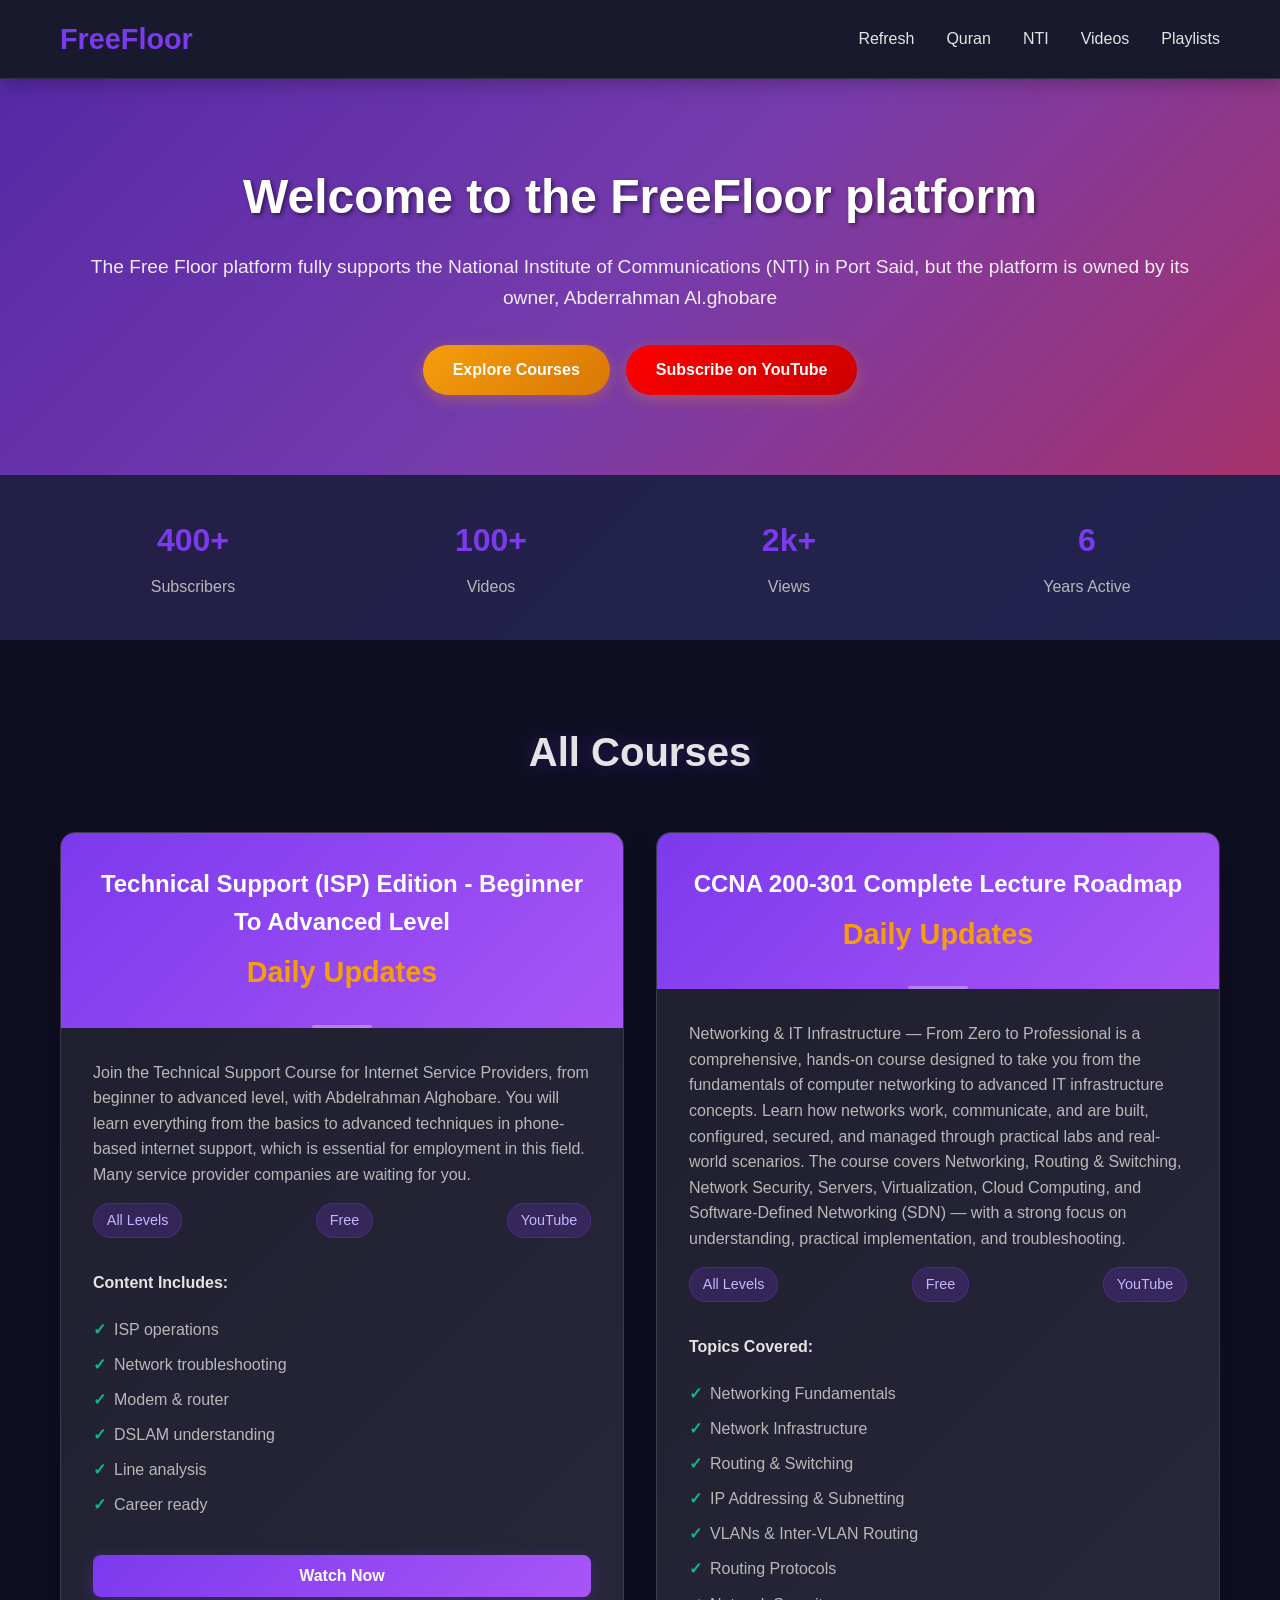
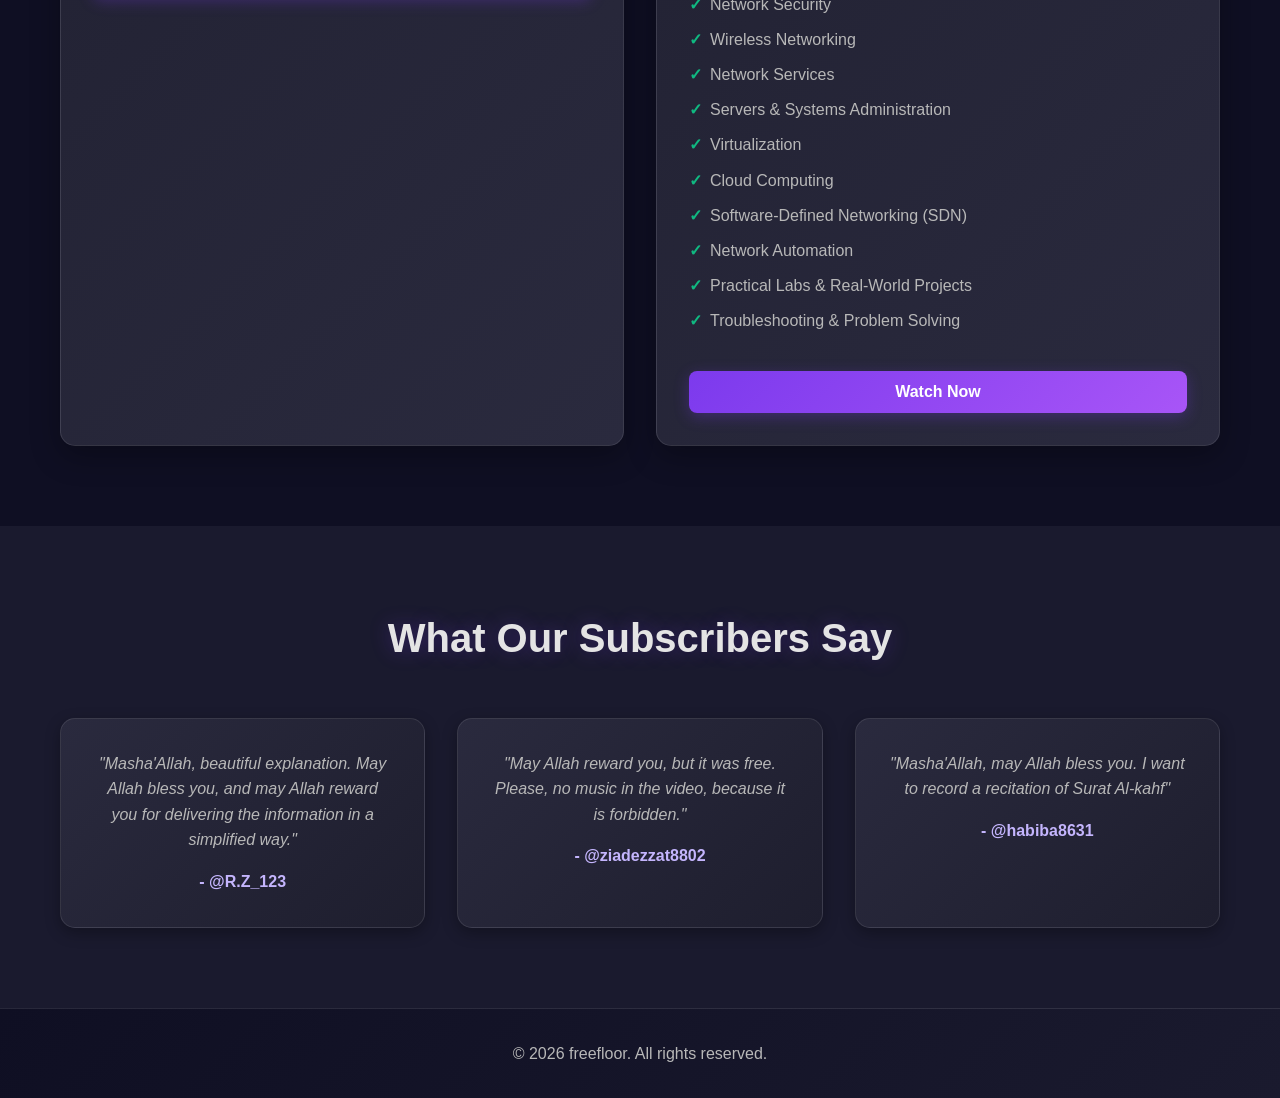
<file: index.html>
<!DOCTYPE html>
<html lang="en">
<head>
    <meta charset="UTF-8">
    <meta name="viewport" content="width=device-width, initial-scale=1.0">
    <link rel="stylesheet" href="style/main-style.css">
    <title>Freefloor | Home</title>
  
</head>
<body>
    <header>
        <div class="container">
            <div class="logo">FreeFloor</div>
            <button id="menuToggle" class="menu-toggle" aria-label="Toggle navigation menu">
                <span></span>
                <span></span>
                <span></span>
            </button>
            <nav id="mainNav">
                <a href="index.html">Refresh</a>
                <a href="quran-listen.html" target="_blank">Quran</a>
                <a href="https://www.facebook.com/profile.php?id=61578316274127" target="_blank">NTI</a>
                <a href="https://www.youtube.com/@alghobare/videos" target="_blank">Videos</a>
                <a href="https://www.youtube.com/@alghobare/playlists" target="_blank">Playlists</a>


                <!--<a href="quiz.html" target="_blank">Quizes</a>
                <a href="about.html">About</a>
                <a href="contact.html">Contact</a>-->
            </nav>
        </div>
    </header>

    <section class="hero">
        <div class="container">
            <h1>Welcome to the FreeFloor platform</h1>
            <p>The Free Floor platform fully supports the National Institute of Communications (NTI) in Port Said, but the platform is owned by its owner, Abderrahman Al.ghobare
</p>
            <div style="display: flex; gap: 1rem; flex-wrap: wrap; justify-content: center;">
                <a href="#videos" class="btn">Explore Courses</a>
                <a href="https://www.youtube.com/@alghobare" class="btn" style="background: linear-gradient(135deg, #ff0000 0%, #cc0000 100%);" target="_blank">Subscribe on YouTube</a>
            </div>
        </div>
    </section>

    <section style="padding: 40px 0; background: rgba(124, 58, 237, 0.1);">
        <div class="container">
            <div style="display: grid; grid-template-columns: repeat(auto-fit, minmax(150px, 1fr)); gap: 2rem; text-align: center;">
                <div>
                    <h3 style="color: #7c3aed; font-size: 2rem; margin-bottom: 0.5rem;">400+</h3>
                    <p style="color: #b8b8b8; margin: 0;">Subscribers</p>
                </div>
                <div>
                    <h3 style="color: #7c3aed; font-size: 2rem; margin-bottom: 0.5rem;">100+</h3>
                    <p style="color: #b8b8b8; margin: 0;">Videos</p>
                </div>
                <div>
                    <h3 style="color: #7c3aed; font-size: 2rem; margin-bottom: 0.5rem;">2k+</h3>
                    <p style="color: #b8b8b8; margin: 0;">Views</p>
                </div>
                <div>
                    <h3 style="color: #7c3aed; font-size: 2rem; margin-bottom: 0.5rem;">6</h3>
                    <p style="color: #b8b8b8; margin: 0;">Years Active</p>
                </div>
            </div>
        </div>
    </section>

  <section id="videos" class="courses">
    
        <div class="container">
            <h2>All Courses</h2>
            <div class="course-grid">


               
<!-----|Course Num1|----->
                <div class="course">
                    <div class="course-header">
                        <h3>Technical Support (ISP) Edition - Beginner To Advanced Level</h3>
                        <div class="course-price">Daily Updates</div>
                    </div>
                    <div class="course-content">
                        <p>Join the Technical Support Course for Internet Service Providers, from beginner to advanced level, with
                            Abdelrahman Alghobare. You will learn everything from the basics to advanced techniques in phone-based
                            internet support, which is essential for employment in this field. Many service provider companies are
                            waiting for you.</p>
                        <div class="course-details">
                            <span>All Levels</span>
                            <span>Free</span>
                            <span>YouTube</span>
                        </div>
                        <div class="features">
                            <h4>Content Includes:</h4>
                            <ul>
                                <li>ISP operations</li>
                                <li>Network troubleshooting</li>
                                <li>Modem & router</li>
                                <li>DSLAM understanding</li>
                                <li>Line analysis</li>
                                <li>Career ready</li>
                
                            </ul>
                        </div>
                        <button class="enroll-btn" onclick="watchVideo('Technical Support')">Watch Now</button>
                    </div>
                </div>
<!---------------------------->

<!---------------------------->
                <div class="course">
                    <div class="course-header">
                        <h3>CCNA 200-301 Complete Lecture Roadmap</h3>
                        <div class="course-price">Daily Updates</div>
                    </div>
                    <div class="course-content">
                        <p>
Networking & IT Infrastructure — From Zero to Professional is a comprehensive,
 hands-on course designed to take you from the fundamentals of computer networking 
 to advanced IT infrastructure concepts. Learn how networks work, communicate, and 
 are built, configured, secured, and managed through practical labs and real-world scenarios. 
 The course covers Networking, Routing & Switching, Network Security, Servers, Virtualization,
  Cloud Computing, and Software-Defined Networking (SDN) — with a strong focus on understanding,
   practical implementation, and troubleshooting.
</p>
                        <div class="course-details">
                            <span>All Levels</span>
                            <span>Free</span>
                            <span>YouTube</span>
                        </div>
                        <div class="features">
                            <h4>Topics Covered:</h4>
                            <ul>
                                <li>Networking Fundamentals</li>
                                <li>Network Infrastructure</li>
                                <li>Routing & Switching</li>
                                <li>IP Addressing & Subnetting</li>
                                <li>VLANs & Inter-VLAN Routing</li>
                                <li>Routing Protocols</li>
                                <li>Network Security</li>
                                <li>Wireless Networking</li>
                                <li>Network Services</li>
                                <li>Servers & Systems Administration</li>
                                <li>Virtualization</li>
                                <li>Cloud Computing</li>
                                <li>Software-Defined Networking (SDN)</li>
                                <li>Network Automation</li>
                                <li>Practical Labs & Real-World Projects</li>
                                <li>Troubleshooting & Problem Solving</li>
                            </ul>
                         </div>
                        <button class="enroll-btn" onclick="watchVideo('ccna')">Watch Now</button>
                    </div>
                </div>
<!---------------------------->


                
                </div>
            </div>
        </div>
    </section>

    <section class="testimonials">
        <div class="container">
            <h2>What Our Subscribers Say</h2>
            <div class="testimonial-grid">
                <div class="testimonial">
                    <p>"Masha'Allah, beautiful explanation. May Allah bless you, and may Allah reward you for delivering the information in a simplified way."</p>
                    <div class="testimonial-author">- @R.Z_123</div>
                </div>
                <div class="testimonial">
                    <p>"May Allah reward you, but it was free. Please, no music in the video, because it is forbidden."</p>
                    <div class="testimonial-author">- @ziadezzat8802</div>
                </div>
                <div class="testimonial">
                    <p>"Masha'Allah, may Allah bless you. I want to record a recitation of Surat Al-kahf"</p>
                    <div class="testimonial-author">- @habiba8631</div>
                </div>
            </div>
        </div>
    </section>

    <footer>
        <div class="container">
            <div>&copy; 2026 freefloor. All rights reserved.</div>
        </div>
    </footer>

    <!-- Scroll to Top Button -->
    <button id="scrollToTopBtn" class="scroll-to-top" title="Go to top">
        <svg width="24" height="24" viewBox="0 0 24 24" fill="none" xmlns="http://www.w3.org/2000/svg">
            <path d="M7 14L12 9L17 14" stroke="currentColor" stroke-width="2" stroke-linecap="round" stroke-linejoin="round"/>
        </svg>
    </button>

    <script>
        let lastScrollTop = 0;
        const header = document.querySelector('header');

        window.addEventListener('scroll', function() {
            const scrollTop = window.pageYOffset || document.documentElement.scrollTop;

            if (scrollTop > lastScrollTop) {
                // Scrolling down - hide header
                header.style.transform = 'translateY(-100%)';
            } else {
                // Scrolling up - show header
                header.style.transform = 'translateY(0)';
            }

            lastScrollTop = scrollTop;

            // Scroll to top button visibility
            const scrollToTopBtn = document.getElementById('scrollToTopBtn');
            if (scrollTop > 300) {
                scrollToTopBtn.classList.add('show');
            } else {
                scrollToTopBtn.classList.remove('show');
            }
        });

        // Scroll to top functionality
        document.getElementById('scrollToTopBtn').addEventListener('click', function() {
            window.scrollTo({
                top: 0,
                behavior: 'smooth'
            });
        });

        const menuToggle = document.getElementById('menuToggle');
        const mainNav = document.getElementById('mainNav');

        menuToggle.addEventListener('click', function() {
            mainNav.classList.toggle('open');
            menuToggle.classList.toggle('active');
        });

        // Auto-close nav on link click (mobile)
        mainNav.querySelectorAll('a').forEach(link => {
            link.addEventListener('click', function() {
                if (mainNav.classList.contains('open')) {
                    mainNav.classList.remove('open');
                    menuToggle.classList.remove('active');
                }
            });
        });

        function watchVideo(videoName) {
            let playlistUrl = '';

            switch(videoName) {
                case 'Technical Support':
                    playlistUrl = 'https://www.youtube.com/playlist?list=PLFh0jKEsU-xyMvzMEu3fAquHoHoRusoC6';
                    break;
                case 'ccna':
                    playlistUrl = 'ccna_website/index2.html';
                    break;
                case 'Lifestyle & Vlogs':
                    playlistUrl = 'https://www.youtube.com/@alghobare/playlists';
                    break;
                default:
                    playlistUrl = 'https://www.youtube.com/@alghobare/playlists';
            }

            window.open(playlistUrl, '_blank');
        }
    </script>
</body>
</html>
</file>
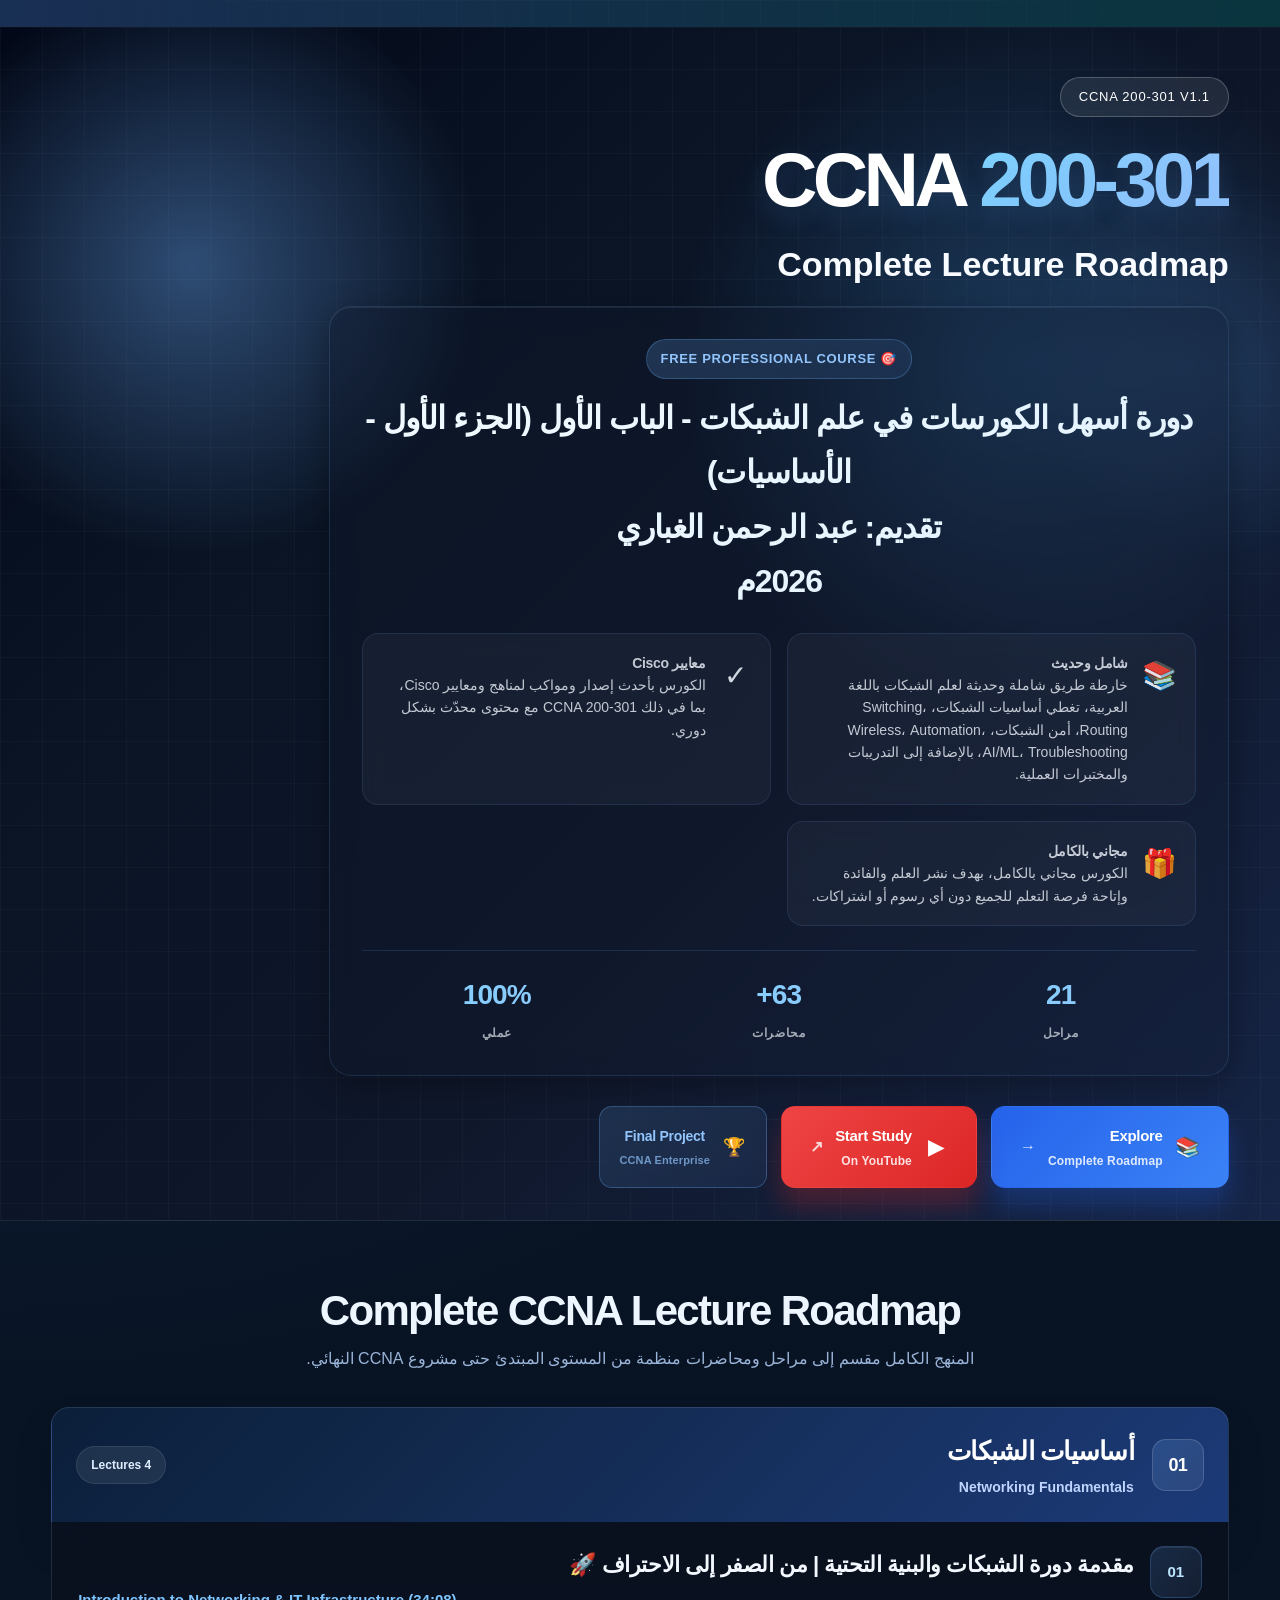
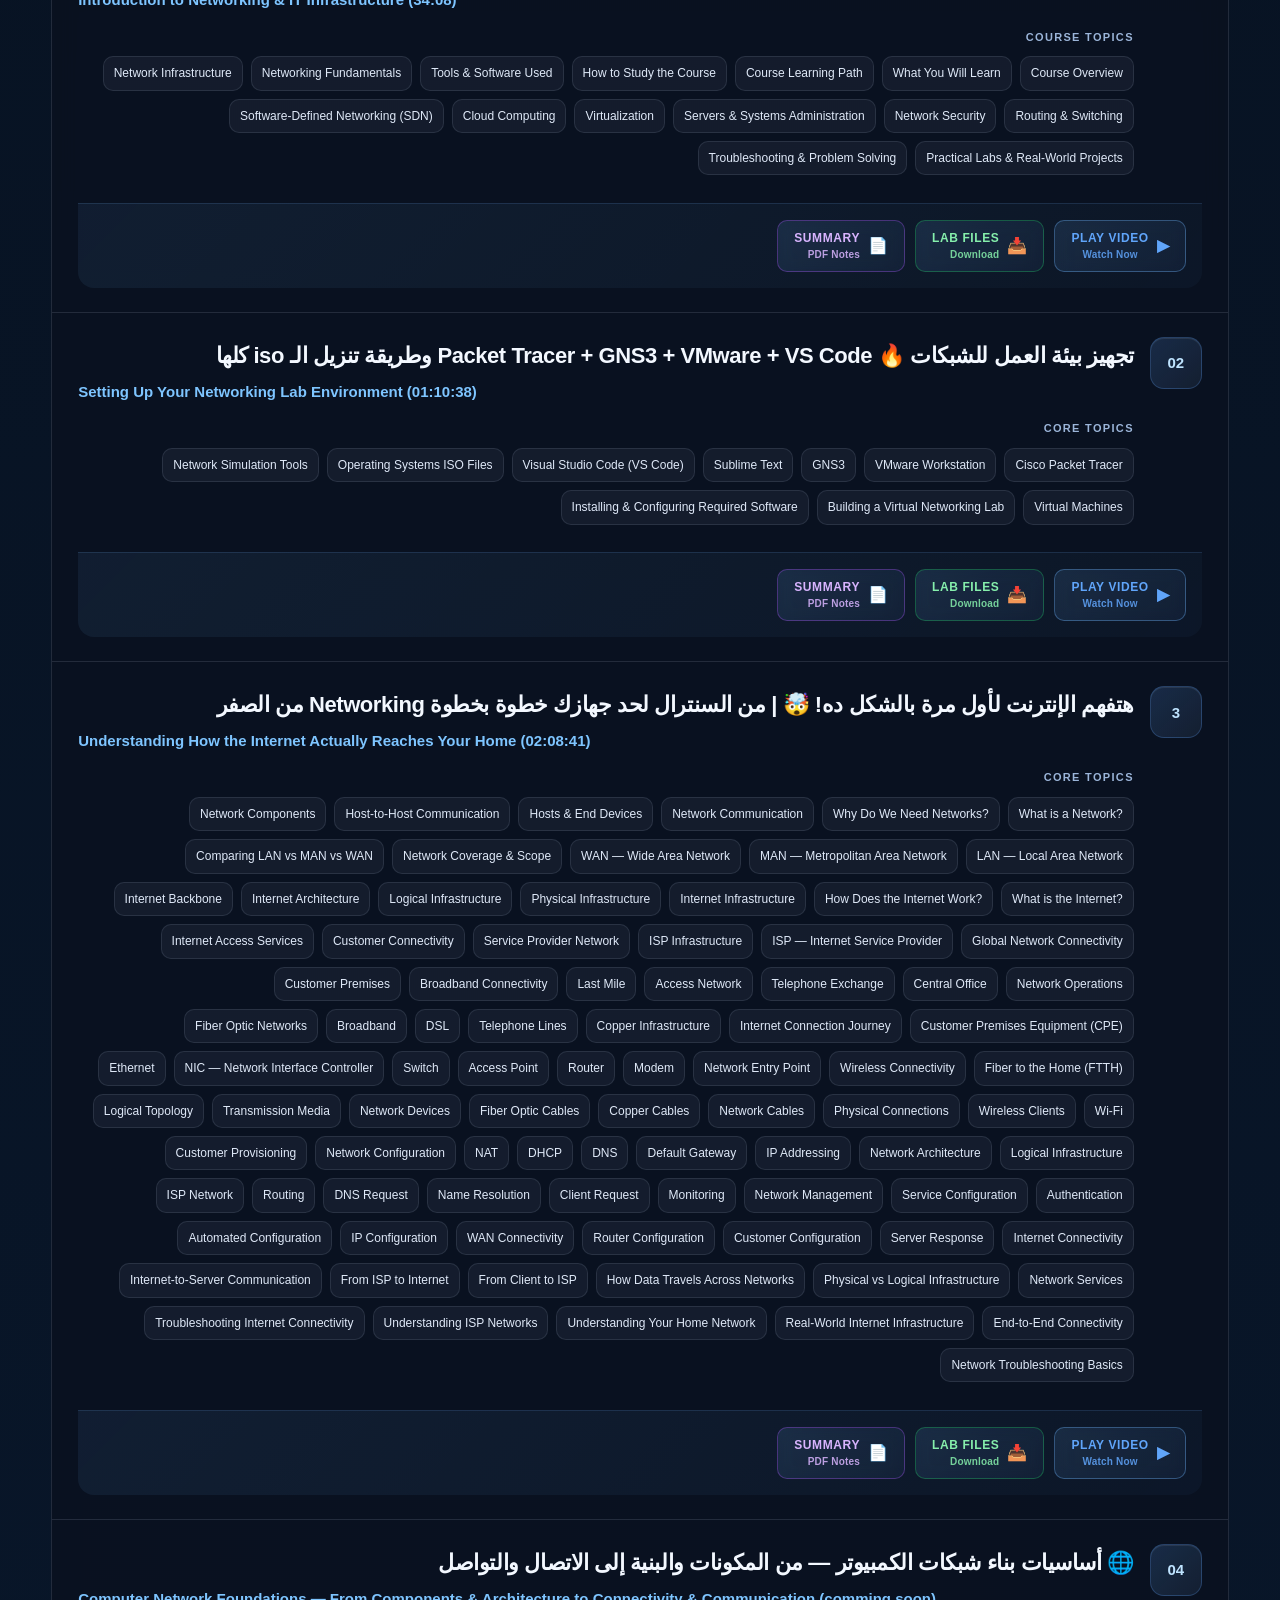
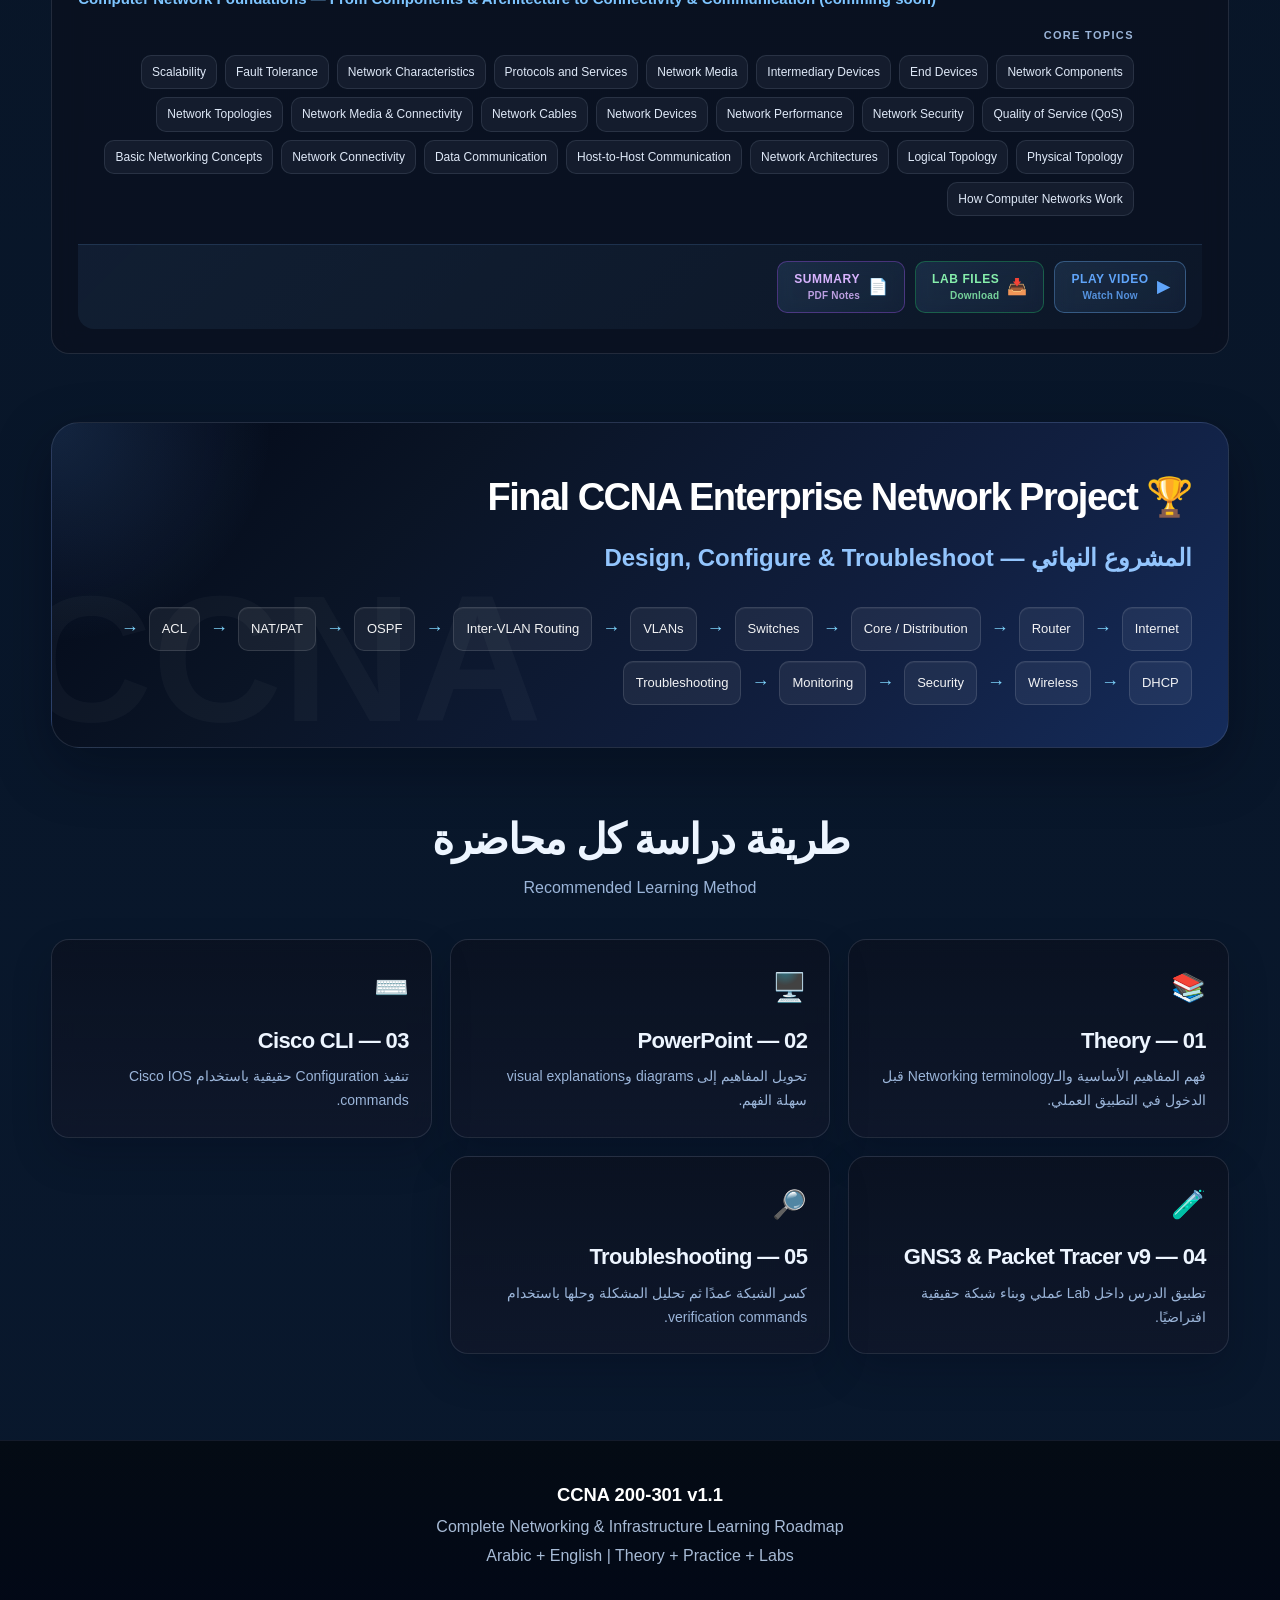
<file: ccna_website/index2.html>
﻿﻿<!doctype html>
<html lang="ar" dir="rtl">
  <head>
    <meta charset="UTF-8" />
    <meta name="viewport" content="width=device-width, initial-scale=1.0" />
    <link rel="stylesheet" href="style/css/main.css" />

    <title>CCNA 200-301 v1.1 | Abdelrahman Mouhamed</title>
  </head>

  <body>
    <!-- =========================
     HERO
========================= -->

    <header class="hero">
      <div class="hero-content">
        <div class="badge">CCNA 200-301 v1.1</div>

        <h1>CCNA <span>200-301</span></h1>

        <div class="hero-subtitle">Complete Lecture Roadmap</div>

        <div class="hero-description">
          <div class="desc-header">
            <div class="desc-badge">🎯 Free Professional Course</div>
            <h2 class="desc-title">
              دورة أسهل الكورسات في علم الشبكات - الباب الأول (الجزء الأول -
              الأساسيات)
              <br />
              تقديم: عبد الرحمن الغباري
              <br />
              2026م
            </h2>
          </div>

          <div class="desc-content">
            <div class="desc-card">
              <div class="desc-card-icon">📚</div>
              <div class="desc-card-text">
                <p class="desc-card-title">شامل وحديث</p>
                <p>
                  خارطة طريق شاملة وحديثة لعلم الشبكات باللغة العربية، تغطي
                  أساسيات الشبكات، Switching، Routing، أمن الشبكات، Wireless،
                  Automation، AI/ML، Troubleshooting، بالإضافة إلى التدريبات
                  والمختبرات العملية.
                </p>
              </div>
            </div>

            <div class="desc-card">
              <div class="desc-card-icon">✓</div>
              <div class="desc-card-text">
                <p class="desc-card-title">معايير Cisco</p>
                <p>
                  الكورس بأحدث إصدار ومواكب لمناهج ومعايير Cisco، بما في ذلك
                  CCNA 200-301 مع محتوى محدّث بشكل دوري.
                </p>
              </div>
            </div>

            <div class="desc-card">
              <div class="desc-card-icon">🎁</div>
              <div class="desc-card-text">
                <p class="desc-card-title">مجاني بالكامل</p>
                <p>
                  الكورس مجاني بالكامل، بهدف نشر العلم والفائدة وإتاحة فرصة
                  التعلم للجميع دون أي رسوم أو اشتراكات.
                </p>
              </div>
            </div>
          </div>

          <div class="desc-footer">
            <div class="desc-stat">
              <span class="desc-stat-value">21</span>
              <span class="desc-stat-label">مراحل</span>
            </div>
            <div class="desc-stat">
              <span class="desc-stat-value">63+</span>
              <span class="desc-stat-label">محاضرات</span>
            </div>
            <div class="desc-stat">
              <span class="desc-stat-value">100%</span>
              <span class="desc-stat-label">عملي</span>
            </div>
          </div>
        </div>

        <div class="hero-buttons">
          <a href="#roadmap" class="btn btn-primary btn-lg">
            <span class="btn-icon">📚</span>
            <span class="btn-text">
              <span class="btn-label">Explore</span>
              <span class="btn-sublabel">Complete Roadmap</span>
            </span>
            <span class="btn-arrow">→</span>
          </a>

          <a
            href="https://www.youtube.com/playlist?list=PLPpFxfIemTzg"
            class="btn btn-red btn-lg"
            target="_blank"
            rel="noopener noreferrer"
          >
            <span class="btn-icon">▶</span>
            <span class="btn-text">
              <span class="btn-label">Start Study</span>
              <span class="btn-sublabel">On YouTube</span>
            </span>
            <span class="btn-arrow">↗</span>
          </a>

          <a href="#final-project" class="btn btn-premium">
            <span class="btn-icon">🏆</span>
            <span class="btn-text">
              <span class="btn-label">Final Project</span>
              <span class="btn-sublabel">CCNA Enterprise</span>
            </span>
          </a>
        </div>
      </div>
    </header>

    <!-- =========================
     STATS
========================= -->

    <!--<section class="stats">

    <div class="stat">
        <span class="stat-number" data-value="63" data-suffix="">63</span>
        <span class="stat-label">Lectures</span>
    </div>

    <div class="stat">
        <span class="stat-number" data-value="20" data-suffix="+">20+</span>
        <span class="stat-label">Learning Phases</span>
    </div>

    <div class="stat">
        <span class="stat-number" data-value="100" data-suffix="%">100%</span>
        <span class="stat-label">Structured Roadmap</span>
    </div>

    <div class="stat">
        <span class="stat-number">Labs</span>
        <span class="stat-label">Hands-on Practice</span>
    </div>

</section>-->

    <main class="container" id="roadmap">
      <div class="section-title">
        <h2>Complete CCNA Lecture Roadmap</h2>

        <p>
          المنهج الكامل مقسم إلى مراحل ومحاضرات منظمة من المستوى المبتدئ حتى
          مشروع CCNA النهائي.
        </p>
      </div>

      <!-- =========================================================
     PHASE 1
========================================================= -->

      <section class="phase">
        <div class="phase-header">
          <div class="phase-number">01</div>

          <div class="phase-title">
            <h3>أساسيات الشبكات</h3>

            <p>Networking Fundamentals</p>
          </div>

          <div class="phase-count">4 Lectures</div>
        </div>

        <div class="lectures">
          <article class="lecture">
            <div class="lecture-top">
              <div class="lecture-number">01</div>

              <div class="lecture-content">
                <div class="ar-title">
                  مقدمة دورة الشبكات والبنية التحتية | من الصفر إلى الاحتراف 🚀
                </div>

                <div class="en-title">
                  Introduction to Networking & IT Infrastructure (34:08)
                </div>

                <span class="topic-label"> Course Topics </span>

                <div class="topics">
                  <span class="topic">Course Overview</span>
                  <span class="topic">What You Will Learn</span>
                  <span class="topic">Course Learning Path</span>
                  <span class="topic">How to Study the Course</span>
                  <span class="topic">Tools & Software Used</span>
                  <span class="topic">Networking Fundamentals</span>
                  <span class="topic">Network Infrastructure</span>
                  <span class="topic">Routing & Switching</span>
                  <span class="topic">Network Security</span>
                  <span class="topic">Servers & Systems Administration</span>
                  <span class="topic">Virtualization</span>
                  <span class="topic">Cloud Computing</span>
                  <span class="topic">Software-Defined Networking (SDN)</span>
                  <span class="topic"
                    >Practical Labs & Real-World Projects</span
                  >
                  <span class="topic">Troubleshooting & Problem Solving</span>
                </div>
                <br />
              </div>
            </div>

            <div class="lecture-actions">
              <button
                class="action-btn action-play"
                aria-label="Play video"
                data-video="https://www.youtube.com/watch?v=n7y4uTE6lrM"
              >
                <span class="action-icon">▶</span>
                <span class="action-text">
                  <span class="action-label">Play Video</span>
                  <span class="action-sublabel">Watch Now</span>
                </span>
              </button>
              <a
                href="https://t.me/+KFh57bIoTzYyMDA0"
                target="_blank"
                class="action-btn action-download action-lab"
                download
                aria-label="Download lab"
              >
                <span class="action-icon">📥</span>
                <span class="action-text">
                  <span class="action-label">Lab Files</span>
                  <span class="action-sublabel">Download</span>
                </span>
              </a>

              <a
                href="#"
                class="action-btn action-download action-summary"
                download
                aria-label="Download summary"
              >
                <span class="action-icon">📄</span>
                <span class="action-text">
                  <span class="action-label">Summary</span>
                  <span class="action-sublabel">PDF Notes</span>
                </span>
              </a>
            </div>
          </article>

          <!--*!|| 2 -->
          <article class="lecture">
            <div class="lecture-top">
              <div class="lecture-number">02</div>
              <div class="lecture-content">
                <div class="ar-title">
                  تجهيز بيئة العمل للشبكات 🔥 Packet Tracer + GNS3 + VMware + VS
                  Code وطريقة تنزيل الـ iso كلها
                </div>

                <div class="en-title">
                  Setting Up Your Networking Lab Environment (01:10:38)
                </div>

                <span class="topic-label">Core Topics</span>

                <div class="topics">
                  <span class="topic">Cisco Packet Tracer</span>
                  <span class="topic">VMware Workstation</span>
                  <span class="topic">GNS3</span>
                  <span class="topic">Sublime Text</span>
                  <span class="topic">Visual Studio Code (VS Code)</span>
                  <span class="topic">Operating Systems ISO Files</span>
                  <span class="topic">Network Simulation Tools</span>
                  <span class="topic">Virtual Machines</span>
                  <span class="topic">Building a Virtual Networking Lab</span>
                  <span class="topic"
                    >Installing & Configuring Required Software</span
                  >
                </div>
              </div>
            </div>

            <br />
            <div class="lecture-actions">
              <button
                class="action-btn action-play"
                aria-label="Play video"
                data-video="https://www.youtube.com/watch?v=SI0iRaHXAzs&list=PLPpFxfIemTzg&index=3&t=2598s"
              >
                <span class="action-icon">▶</span>
                <span class="action-text">
                  <span class="action-label">Play Video</span>
                  <span class="action-sublabel">Watch Now</span>
                </span>
              </button>
              <a
                href="https://t.me/+KFh57bIoTzYyMDA0"
                target="_blank"
                class="action-btn action-download action-lab"
                download
                aria-label="Download lab"
              >
                <span class="action-icon">📥</span>
                <span class="action-text">
                  <span class="action-label">Lab Files</span>
                  <span class="action-sublabel">Download</span>
                </span>
              </a>
              <a
                href="#"
                class="action-btn action-download action-summary"
                download
                aria-label="Download summary"
              >
                <span class="action-icon">📄</span>
                <span class="action-text">
                  <span class="action-label">Summary</span>
                  <span class="action-sublabel">PDF Notes</span>
                </span>
              </a>
            </div>
          </article>

          <!--*!|| 3 -->
          <article class="lecture">
            <div class="lecture-top">
              <div class="lecture-number">3</div>
              <div class="lecture-content">
                <div class="ar-title">
                  هتفهم الإنترنت لأول مرة بالشكل ده! 🤯 | من السنترال لحد جهازك
                  خطوة بخطوة Networking من الصفر
                </div>

                <div class="en-title">
                  Understanding How the Internet Actually Reaches Your Home (02:08:41)
                </div>

                <span class="topic-label">Core Topics</span>

                <div class="topics">
                  <span class="topic">What is a Network?</span>
                  <span class="topic">Why Do We Need Networks?</span>
                  <span class="topic">Network Communication</span>
                  <span class="topic">Hosts & End Devices</span>
                  <span class="topic">Host-to-Host Communication</span>
                  <span class="topic">Network Components</span>
                  <span class="topic">LAN — Local Area Network</span>
                  <span class="topic">MAN — Metropolitan Area Network</span>
                  <span class="topic">WAN — Wide Area Network</span>
                  <span class="topic">Network Coverage & Scope</span>
                  <span class="topic">Comparing LAN vs MAN vs WAN</span>
                  <span class="topic">What is the Internet?</span>
                  <span class="topic">How Does the Internet Work?</span>
                  <span class="topic">Internet Infrastructure</span>
                  <span class="topic">Physical Infrastructure</span>
                  <span class="topic">Logical Infrastructure</span>
                  <span class="topic">Internet Architecture</span>
                  <span class="topic">Internet Backbone</span>
                  <span class="topic">Global Network Connectivity</span>
                  <span class="topic">ISP — Internet Service Provider</span>
                  <span class="topic">ISP Infrastructure</span>
                  <span class="topic">Service Provider Network</span>
                  <span class="topic">Customer Connectivity</span>
                  <span class="topic">Internet Access Services</span>
                  <span class="topic">Network Operations</span>
                  <span class="topic">Central Office</span>
                  <span class="topic">Telephone Exchange</span>
                  <span class="topic">Access Network</span>
                  <span class="topic">Last Mile</span>
                  <span class="topic">Broadband Connectivity</span>
                  <span class="topic">Customer Premises</span>
                  <span class="topic">Customer Premises Equipment (CPE)</span>
                  <span class="topic">Internet Connection Journey</span>
                  <span class="topic">Copper Infrastructure</span>
                  <span class="topic">Telephone Lines</span>
                  <span class="topic">DSL</span>
                  <span class="topic">Broadband</span>
                  <span class="topic">Fiber Optic Networks</span>
                  <span class="topic">Fiber to the Home (FTTH)</span>
                  <span class="topic">Wireless Connectivity</span>
                  <span class="topic">Network Entry Point</span>
                  <span class="topic">Modem</span>
                  <span class="topic">Router</span>
                  <span class="topic">Access Point</span>
                  <span class="topic">Switch</span>
                  <span class="topic">NIC — Network Interface Controller</span>
                  <span class="topic">Ethernet</span>
                  <span class="topic">Wi-Fi</span>
                  <span class="topic">Wireless Clients</span>
                  <span class="topic">Physical Connections</span>
                  <span class="topic">Network Cables</span>
                  <span class="topic">Copper Cables</span>
                  <span class="topic">Fiber Optic Cables</span>
                  <span class="topic">Network Devices</span>
                  <span class="topic">Transmission Media</span>
                  <span class="topic">Logical Topology</span>
                  <span class="topic">Logical Infrastructure</span>
                  <span class="topic">Network Architecture</span>
                  <span class="topic">IP Addressing</span>
                  <span class="topic">Default Gateway</span>
                  <span class="topic">DNS</span>
                  <span class="topic">DHCP</span>
                  <span class="topic">NAT</span>
                  <span class="topic">Network Configuration</span>
                  <span class="topic">Customer Provisioning</span>
                  <span class="topic">Authentication</span>
                  <span class="topic">Service Configuration</span>
                  <span class="topic">Network Management</span>
                  <span class="topic">Monitoring</span>
                  <span class="topic">Client Request</span>
                  <span class="topic">Name Resolution</span>
                  <span class="topic">DNS Request</span>
                  <span class="topic">Routing</span>
                  <span class="topic">ISP Network</span>
                  <span class="topic">Internet Connectivity</span>
                  <span class="topic">Server Response</span>
                  <span class="topic">Customer Configuration</span>
                  <span class="topic">Router Configuration</span>
                  <span class="topic">WAN Connectivity</span>
                  <span class="topic">IP Configuration</span>
                  <span class="topic">Automated Configuration</span>
                  <span class="topic">Network Services</span>
                  <span class="topic">Physical vs Logical Infrastructure</span>
                  <span class="topic">How Data Travels Across Networks</span>
                  <span class="topic">From Client to ISP</span>
                  <span class="topic">From ISP to Internet</span>
                  <span class="topic">Internet-to-Server Communication</span>
                  <span class="topic">End-to-End Connectivity</span>
                  <span class="topic">Real-World Internet Infrastructure</span>
                  <span class="topic">Understanding Your Home Network</span>
                  <span class="topic">Understanding ISP Networks</span>
                  <span class="topic"
                    >Troubleshooting Internet Connectivity</span
                  >
                  <span class="topic">Network Troubleshooting Basics</span>
                </div>
              </div>
            </div>

            <br />
            <div class="lecture-actions">
              <button
                class="action-btn action-play"
                aria-label="Play video"
                data-video="https://www.youtube.com/watch?v=SI0iRaHXAzs&list=PLPpFxfIemTzg&index=3&t=2598s"
              >
                <span class="action-icon">▶</span>
                <span class="action-text">
                  <span class="action-label">Play Video</span>
                  <span class="action-sublabel">Watch Now</span>
                </span>
              </button>
              <a
                href="https://t.me/+KFh57bIoTzYyMDA0"
                target="_blank"
                class="action-btn action-download action-lab"
                download
                aria-label="Download lab"
              >
                <span class="action-icon">📥</span>
                <span class="action-text">
                  <span class="action-label">Lab Files</span>
                  <span class="action-sublabel">Download</span>
                </span>
              </a>
              <a
                href="#"
                class="action-btn action-download action-summary"
                download
                aria-label="Download summary"
              >
                <span class="action-icon">📄</span>
                <span class="action-text">
                  <span class="action-label">Summary</span>
                  <span class="action-sublabel">PDF Notes</span>
                </span>
              </a>
            </div>
          </article>


          <!--*!|| 4 -->
        <article class="lecture">
          <div class="lecture-top">
             <div class="lecture-number">04</div>

              <div class="lecture-content">
                <div class="ar-title">
                  🌐 أساسيات بناء شبكات الكمبيوتر — من المكونات والبنية إلى الاتصال والتواصل
                </div>

                <div class="en-title">
                  Computer Network Foundations — From Components & Architecture to Connectivity & Communication (comming soon)
                </div>

               <span class="topic-label">Core Topics</span>
      <div class="topics">
        <span class="topic">Network Components</span>
        <span class="topic">End Devices</span>
        <span class="topic">Intermediary Devices</span>
        <span class="topic">Network Media</span>
        <span class="topic">Protocols and Services</span>
        <span class="topic">Network Characteristics</span>
        <span class="topic">Fault Tolerance</span>
        <span class="topic">Scalability</span>
        <span class="topic">Quality of Service (QoS)</span>
        <span class="topic">Network Security</span>
        <span class="topic">Network Performance</span>
        <span class="topic">Network Devices</span>
        <span class="topic">Network Cables</span>
        <span class="topic">Network Media &amp; Connectivity</span>
        <span class="topic">Network Topologies</span>
        <span class="topic">Physical Topology</span>
        <span class="topic">Logical Topology</span>
        <span class="topic">Network Architectures</span>
        <span class="topic">Host-to-Host Communication</span>
        <span class="topic">Data Communication</span>
        <span class="topic">Network Connectivity</span>
        <span class="topic">Basic Networking Concepts</span>
        <span class="topic">How Computer Networks Work</span>
      </div>
    </div>
  </div>



            <br />
            <div class="lecture-actions">
              <button class="action-btn action-play" aria-label="Play video">
                <span class="action-icon">▶</span>
                <span class="action-text">
                  <span class="action-label">Play Video</span>
                  <span class="action-sublabel">Watch Now</span>
                </span>
              </button>
              <a
                href="https://t.me/+KFh57bIoTzYyMDA0"
                target="_blank"
                class="action-btn action-download action-lab"
                download
                aria-label="Download lab"
              >
                <span class="action-icon">📥</span>
                <span class="action-text">
                  <span class="action-label">Lab Files</span>
                  <span class="action-sublabel">Download</span>
                </span>
              </a>
              <a
                href="#"
                class="action-btn action-download action-summary"
                download
                aria-label="Download summary"
              >
                <span class="action-icon">📄</span>
                <span class="action-text">
                  <span class="action-label">Summary</span>
                  <span class="action-sublabel">PDF Notes</span>
                </span>
              </a>
            </div>
          </article>
        </div>
      </section>
<!---
      =========================================================
     PHASE 2
========================================================= 

      <section class="phase">
        <div class="phase-header">
          <div class="phase-number">02</div>

          <div class="phase-title">
            <h3>نموذج OSI و TCP/IP</h3>

            <p>OSI & TCP/IP Models</p>
          </div>

          <div class="phase-count">3 Lectures</div>
        </div>

        <div class="lectures">
          <article class="lecture">
            <div class="lecture-top">
              <div class="lecture-number">05</div>

              <div class="lecture-content">
                <div class="ar-title">
                  📦 إيه اللي بيحصل للبيانات وهي بتسافر؟
                </div>

                <div class="en-title">
                  The OSI Model — Understanding How Data Travels
                </div>

                <span class="topic-label">Core Topics</span>

                <div class="topics">
                  <span class="topic">OSI Model</span>
                  <span class="topic">Seven Layers</span>
                  <span class="topic">Layer Functions</span>
                  <span class="topic">Protocols</span>
                  <span class="topic">Devices</span>
                  <span class="topic">PDU</span>
                  <span class="topic">Encapsulation</span>
                  <span class="topic">Decapsulation</span>
                </div>
              </div>
            </div>
            <br />
            <div class="lecture-actions">
              <button class="action-btn action-play" aria-label="Play video">
                <span class="action-icon">▶</span>
                <span class="action-text">
                  <span class="action-label">Play Video</span>
                  <span class="action-sublabel">Watch Now</span>
                </span>
              </button>
              <a
                href="https://t.me/+KFh57bIoTzYyMDA0"
                target="_blank"
                class="action-btn action-download action-lab"
                download
                aria-label="Download lab"
              >
                <span class="action-icon">📥</span>
                <span class="action-text">
                  <span class="action-label">Lab Files</span>
                  <span class="action-sublabel">Download</span>
                </span>
              </a>
              <a
                href="#"
                class="action-btn action-download action-summary"
                download
                aria-label="Download summary"
              >
                <span class="action-icon">📄</span>
                <span class="action-text">
                  <span class="action-label">Summary</span>
                  <span class="action-sublabel">PDF Notes</span>
                </span>
              </a>
            </div>
          </article>

          <article class="lecture">
            <div class="lecture-top">
              <div class="lecture-number">06</div>

              <div class="lecture-content">
                <div class="ar-title">🌐 الإنترنت شغال إزاي؟ TCP/IP Model</div>

                <div class="en-title">
                  The TCP/IP Model — The Architecture Behind the Internet
                </div>

                <span class="topic-label">Core Topics</span>

                <div class="topics">
                  <span class="topic">TCP/IP Model</span>
                  <span class="topic">Application Layer</span>
                  <span class="topic">Transport Layer</span>
                  <span class="topic">Internet Layer</span>
                  <span class="topic">Network Access Layer</span>
                  <span class="topic">OSI vs TCP/IP</span>
                  <span class="topic">Protocol Mapping</span>
                </div>
              </div>
            </div>
            <br />
            <div class="lecture-actions">
              <button class="action-btn action-play" aria-label="Play video">
                <span class="action-icon">▶</span>
                <span class="action-text">
                  <span class="action-label">Play Video</span>
                  <span class="action-sublabel">Watch Now</span>
                </span>
              </button>
              <a
                href="https://t.me/+KFh57bIoTzYyMDA0"
                target="_blank"
                class="action-btn action-download action-lab"
                download
                aria-label="Download lab"
              >
                <span class="action-icon">📥</span>
                <span class="action-text">
                  <span class="action-label">Lab Files</span>
                  <span class="action-sublabel">Download</span>
                </span>
              </a>
              <a
                href="#"
                class="action-btn action-download action-summary"
                download
                aria-label="Download summary"
              >
                <span class="action-icon">📄</span>
                <span class="action-text">
                  <span class="action-label">Summary</span>
                  <span class="action-sublabel">PDF Notes</span>
                </span>
              </a>
            </div>
          </article>

          <article class="lecture">
            <div class="lecture-top">
              <div class="lecture-number">07</div>

              <div class="lecture-content">
                <div class="ar-title">
                  🚀 من الضغط على Send لحد وصول الرسالة
                </div>

                <div class="en-title">
                  Packet Delivery — Following Data from Source to Destination
                </div>

                <span class="topic-label">Core Topics</span>

                <div class="topics">
                  <span class="topic">Data</span>
                  <span class="topic">Segment</span>
                  <span class="topic">Packet</span>
                  <span class="topic">Frame</span>
                  <span class="topic">Bits</span>
                  <span class="topic">Encapsulation</span>
                  <span class="topic">Decapsulation</span>
                  <span class="topic">Host-to-Host Communication</span>
                </div>
              </div>
            </div>
            <br />
            <div class="lecture-actions">
              <button class="action-btn action-play" aria-label="Play video">
                <span class="action-icon">▶</span>
                <span class="action-text">
                  <span class="action-label">Play Video</span>
                  <span class="action-sublabel">Watch Now</span>
                </span>
              </button>
              <a
                href="https://t.me/+KFh57bIoTzYyMDA0"
                target="_blank"
                class="action-btn action-download action-lab"
                download
                aria-label="Download lab"
              >
                <span class="action-icon">📥</span>
                <span class="action-text">
                  <span class="action-label">Lab Files</span>
                  <span class="action-sublabel">Download</span>
                </span>
              </a>
              <a
                href="#"
                class="action-btn action-download action-summary"
                download
                aria-label="Download summary"
              >
                <span class="action-icon">📄</span>
                <span class="action-text">
                  <span class="action-label">Summary</span>
                  <span class="action-sublabel">PDF Notes</span>
                </span>
              </a>
            </div>
          </article>
        </div>
      </section>

      =========================================================
     PHASE 3
========================================================= 
      <section class="phase">
        <div class="phase-header">
          <div class="phase-number">03</div>

          <div class="phase-title">
            <h3>Cisco IOS & CLI</h3>

            <p>Cisco IOS & Command Line Interface</p>
          </div>

          <div class="phase-count">3 Lectures</div>
        </div>

        <div class="lectures">
          <article class="lecture">
            <div class="lecture-top">
              <div class="lecture-number">08</div>

              <div class="lecture-content">
                <div class="ar-title">💻 أول مرة تدخل Cisco Router وSwitch</div>

                <div class="en-title">
                  Getting Started with Cisco IOS — Your First Step into Cisco
                  Networking
                </div>

                <span class="topic-label">Core Topics</span>

                <div class="topics">
                  <span class="topic">Cisco IOS</span>
                  <span class="topic">CLI</span>
                  <span class="topic">Console</span>
                  <span class="topic">EXEC Modes</span>
                  <span class="topic">User EXEC</span>
                  <span class="topic">Privileged EXEC</span>
                  <span class="topic">Configuration Mode</span>
                </div>
              </div>
            </div>
            <br />
            <div class="lecture-actions">
              <button class="action-btn action-play" aria-label="Play video">
                <span class="action-icon">▶</span>
                <span class="action-text">
                  <span class="action-label">Play Video</span>
                  <span class="action-sublabel">Watch Now</span>
                </span>
              </button>
              <a
                href="https://t.me/+KFh57bIoTzYyMDA0"
                target="_blank"
                class="action-btn action-download action-lab"
                download
                aria-label="Download lab"
              >
                <span class="action-icon">📥</span>
                <span class="action-text">
                  <span class="action-label">Lab Files</span>
                  <span class="action-sublabel">Download</span>
                </span>
              </a>
              <a
                href="#"
                class="action-btn action-download action-summary"
                download
                aria-label="Download summary"
              >
                <span class="action-icon">📄</span>
                <span class="action-text">
                  <span class="action-label">Summary</span>
                  <span class="action-sublabel">PDF Notes</span>
                </span>
              </a>
            </div>
          </article>

          <article class="lecture">
            <div class="lecture-top">
              <div class="lecture-number">09</div>

              <div class="lecture-content">
                <div class="ar-title">⌨️ أهم أوامر Cisco IOS</div>

                <div class="en-title">
                  Cisco IOS CLI Essentials — Commands Every Network Engineer
                  Should Know
                </div>

                <span class="topic-label">Core Topics</span>

                <div class="topics">
                  <span class="topic">enable</span>
                  <span class="topic">configure terminal</span>
                  <span class="topic">hostname</span>
                  <span class="topic">show</span>
                  <span class="topic">copy</span>
                  <span class="topic">reload</span>
                  <span class="topic">Help</span>
                  <span class="topic">Command History</span>
                  <span class="topic">Configuration Files</span>
                </div>
              </div>
            </div>
            <br />
            <div class="lecture-actions">
              <button class="action-btn action-play" aria-label="Play video">
                <span class="action-icon">▶</span>
                <span class="action-text">
                  <span class="action-label">Play Video</span>
                  <span class="action-sublabel">Watch Now</span>
                </span>
              </button>
              <a
                href="https://t.me/+KFh57bIoTzYyMDA0"
                target="_blank"
                class="action-btn action-download action-lab"
                download
                aria-label="Download lab"
              >
                <span class="action-icon">📥</span>
                <span class="action-text">
                  <span class="action-label">Lab Files</span>
                  <span class="action-sublabel">Download</span>
                </span>
              </a>
              <a
                href="#"
                class="action-btn action-download action-summary"
                download
                aria-label="Download summary"
              >
                <span class="action-icon">📄</span>
                <span class="action-text">
                  <span class="action-label">Summary</span>
                  <span class="action-sublabel">PDF Notes</span>
                </span>
              </a>
            </div>
          </article>

          <article class="lecture">
            <div class="lecture-top">
              <div class="lecture-number">10</div>

              <div class="lecture-content">
                <div class="ar-title">⚙️ إعداد أول Switch وRouter</div>

                <div class="en-title">
                  Basic Cisco Device Configuration — Your First Network Setup
                </div>

                <span class="topic-label">Core Topics</span>

                <div class="topics">
                  <span class="topic">Hostname</span>
                  <span class="topic">Passwords</span>
                  <span class="topic">Banner</span>
                  <span class="topic">Console</span>
                  <span class="topic">VTY</span>
                  <span class="topic">Management IP</span>
                  <span class="topic">Default Gateway</span>
                  <span class="topic">Save Configuration</span>
                </div>
              </div>
            </div>
            <br />
            <div class="lecture-actions">
              <button class="action-btn action-play" aria-label="Play video">
                <span class="action-icon">▶</span>
                <span class="action-text">
                  <span class="action-label">Play Video</span>
                  <span class="action-sublabel">Watch Now</span>
                </span>
              </button>
              <a
                href="https://t.me/+KFh57bIoTzYyMDA0"
                target="_blank"
                class="action-btn action-download action-lab"
                download
                aria-label="Download lab"
              >
                <span class="action-icon">📥</span>
                <span class="action-text">
                  <span class="action-label">Lab Files</span>
                  <span class="action-sublabel">Download</span>
                </span>
              </a>
              <a
                href="#"
                class="action-btn action-download action-summary"
                download
                aria-label="Download summary"
              >
                <span class="action-icon">📄</span>
                <span class="action-text">
                  <span class="action-label">Summary</span>
                  <span class="action-sublabel">PDF Notes</span>
                </span>
              </a>
            </div>
          </article>
        </div>
      </section>

       =========================================================
     PHASE 4
========================================================= 

      <section class="phase">
        <div class="phase-header">
          <div class="phase-number">04</div>

          <div class="phase-title">
            <h3>Ethernet & MAC Address</h3>

            <p>Ethernet, MAC Address & Switching Fundamentals</p>
          </div>

          <div class="phase-count">3 Lectures</div>
        </div>

        <div class="lectures">
          <article class="lecture">
            <div class="lecture-top">
              <div class="lecture-number">11</div>

              <div class="lecture-content">
                <div class="ar-title">🔗 إزاي الأجهزة بتتكلم داخل LAN؟</div>

                <div class="en-title">
                  Ethernet Fundamentals — How Devices Communicate on a LAN
                </div>

                <span class="topic-label">Core Topics</span>

                <div class="topics">
                  <span class="topic">Ethernet</span>
                  <span class="topic">IEEE 802.3</span>
                  <span class="topic">Ethernet Frame</span>
                  <span class="topic">Data Link Layer</span>
                  <span class="topic">Physical Layer</span>
                  <span class="topic">Full Duplex</span>
                  <span class="topic">Half Duplex</span>
                </div>
              </div>
            </div>
            <br />
            <div class="lecture-actions">
              <button class="action-btn action-play" aria-label="Play video">
                <span class="action-icon">▶</span>
                <span class="action-text">
                  <span class="action-label">Play Video</span>
                  <span class="action-sublabel">Watch Now</span>
                </span>
              </button>
              <a
                href="https://t.me/+KFh57bIoTzYyMDA0"
                target="_blank"
                class="action-btn action-download action-lab"
                download
                aria-label="Download lab"
              >
                <span class="action-icon">📥</span>
                <span class="action-text">
                  <span class="action-label">Lab Files</span>
                  <span class="action-sublabel">Download</span>
                </span>
              </a>
              <a
                href="#"
                class="action-btn action-download action-summary"
                download
                aria-label="Download summary"
              >
                <span class="action-icon">📄</span>
                <span class="action-text">
                  <span class="action-label">Summary</span>
                  <span class="action-sublabel">PDF Notes</span>
                </span>
              </a>
            </div>
          </article>

          <article class="lecture">
            <div class="lecture-top">
              <div class="lecture-number">12</div>

              <div class="lecture-content">
                <div class="ar-title">
                  🆔 هوية جهازك على الشبكة: MAC Address
                </div>

                <div class="en-title">
                  MAC Addresses — Understanding Layer 2 Device Identification
                </div>

                <span class="topic-label">Core Topics</span>

                <div class="topics">
                  <span class="topic">MAC Address</span>
                  <span class="topic">48-bit Addressing</span>
                  <span class="topic">Hexadecimal</span>
                  <span class="topic">OUI</span>
                  <span class="topic">Source MAC</span>
                  <span class="topic">Destination MAC</span>
                  <span class="topic">Unicast</span>
                  <span class="topic">Broadcast</span>
                  <span class="topic">Multicast</span>
                  <span class="topic">MAC Address Table</span>
                  <span class="topic">MAC Learning</span>
                  <span class="topic">MAC Aging</span>
                  <span class="topic">MAC Randomization</span>
                  <span class="topic">MAC Spoofing</span>
                </div>
              </div>
            </div>
            <br />
            <div class="lecture-actions">
              <button class="action-btn action-play" aria-label="Play video">
                <span class="action-icon">▶</span>
                <span class="action-text">
                  <span class="action-label">Play Video</span>
                  <span class="action-sublabel">Watch Now</span>
                </span>
              </button>
              <a
                href="https://t.me/+KFh57bIoTzYyMDA0"
                target="_blank"
                class="action-btn action-download action-lab"
                download
                aria-label="Download lab"
              >
                <span class="action-icon">📥</span>
                <span class="action-text">
                  <span class="action-label">Lab Files</span>
                  <span class="action-sublabel">Download</span>
                </span>
              </a>
              <a
                href="#"
                class="action-btn action-download action-summary"
                download
                aria-label="Download summary"
              >
                <span class="action-icon">📄</span>
                <span class="action-text">
                  <span class="action-label">Summary</span>
                  <span class="action-sublabel">PDF Notes</span>
                </span>
              </a>
            </div>
          </article>

          <article class="lecture">
            <div class="lecture-top">
              <div class="lecture-number">13</div>

              <div class="lecture-content">
                <div class="ar-title">🔀 السويتش بيفكر إزاي؟</div>

                <div class="en-title">
                  Ethernet Switching — How Switches Forward Frames
                </div>

                <span class="topic-label">Core Topics</span>

                <div class="topics">
                  <span class="topic">Switching</span>
                  <span class="topic">MAC Learning</span>
                  <span class="topic">Forwarding</span>
                  <span class="topic">Filtering</span>
                  <span class="topic">Flooding</span>
                  <span class="topic">Unknown Unicast</span>
                  <span class="topic">Broadcast</span>
                  <span class="topic">MAC Table</span>
                  <span class="topic">Collision Domain</span>
                  <span class="topic">Broadcast Domain</span>
                </div>
              </div>
            </div>
            <br />
            <div class="lecture-actions">
              <button class="action-btn action-play" aria-label="Play video">
                <span class="action-icon">▶</span>
                <span class="action-text">
                  <span class="action-label">Play Video</span>
                  <span class="action-sublabel">Watch Now</span>
                </span>
              </button>
              <a
                href="https://t.me/+KFh57bIoTzYyMDA0"
                target="_blank"
                class="action-btn action-download action-lab"
                download
                aria-label="Download lab"
              >
                <span class="action-icon">📥</span>
                <span class="action-text">
                  <span class="action-label">Lab Files</span>
                  <span class="action-sublabel">Download</span>
                </span>
              </a>
              <a
                href="#"
                class="action-btn action-download action-summary"
                download
                aria-label="Download summary"
              >
                <span class="action-icon">📄</span>
                <span class="action-text">
                  <span class="action-label">Summary</span>
                  <span class="action-sublabel">PDF Notes</span>
                </span>
              </a>
            </div>
          </article>
        </div>
      </section>

      =========================================================
     PHASE 5
========================================================= 

      <section class="phase">
        <div class="phase-header">
          <div class="phase-number">05</div>

          <div class="phase-title">
            <h3>IPv4 & Subnetting</h3>

            <p>IPv4 Addressing & Subnetting</p>
          </div>

          <div class="phase-count">4 Lectures</div>
        </div>

        <div class="lectures">
          <article class="lecture">
            <div class="lecture-top">
              <div class="lecture-number">14</div>

              <div class="lecture-content">
                <div class="ar-title">📍 عنوان جهازك على الشبكة: IPv4</div>

                <div class="en-title">
                  IPv4 Addressing — Understanding Logical Network Addresses
                </div>

                <span class="topic-label">Core Topics</span>

                <div class="topics">
                  <span class="topic">IPv4</span>
                  <span class="topic">32 Bits</span>
                  <span class="topic">Binary</span>
                  <span class="topic">Decimal</span>
                  <span class="topic">Network Portion</span>
                  <span class="topic">Host Portion</span>
                  <span class="topic">Public IP</span>
                  <span class="topic">Private IP</span>
                  <span class="topic">Loopback</span>
                  <span class="topic">APIPA</span>
                </div>
              </div>
            </div>
            <br />
            <div class="lecture-actions">
              <button class="action-btn action-play" aria-label="Play video">
                <span class="action-icon">▶</span>
                <span class="action-text">
                  <span class="action-label">Play Video</span>
                  <span class="action-sublabel">Watch Now</span>
                </span>
              </button>
              <a
                href="https://t.me/+KFh57bIoTzYyMDA0"
                target="_blank"
                class="action-btn action-download action-lab"
                download
                aria-label="Download lab"
              >
                <span class="action-icon">📥</span>
                <span class="action-text">
                  <span class="action-label">Lab Files</span>
                  <span class="action-sublabel">Download</span>
                </span>
              </a>
              <a
                href="#"
                class="action-btn action-download action-summary"
                download
                aria-label="Download summary"
              >
                <span class="action-icon">📄</span>
                <span class="action-text">
                  <span class="action-label">Summary</span>
                  <span class="action-sublabel">PDF Notes</span>
                </span>
              </a>
            </div>
          </article>

          <article class="lecture">
            <div class="lecture-top">
              <div class="lecture-number">15</div>

              <div class="lecture-content">
                <div class="ar-title">🎯 إزاي تعرف الجهاز فين؟ Subnet Mask</div>

                <div class="en-title">
                  Subnet Masks — Identifying Networks and Hosts
                </div>

                <span class="topic-label">Core Topics</span>

                <div class="topics">
                  <span class="topic">Subnet Mask</span>
                  <span class="topic">Network Address</span>
                  <span class="topic">Host Address</span>
                  <span class="topic">Broadcast Address</span>
                  <span class="topic">Prefix Length</span>
                  <span class="topic">CIDR</span>
                  <span class="topic">/8</span>
                  <span class="topic">/16</span>
                  <span class="topic">/24</span>
                </div>
              </div>
            </div>
            <br />
            <div class="lecture-actions">
              <button class="action-btn action-play" aria-label="Play video">
                <span class="action-icon">▶</span>
                <span class="action-text">
                  <span class="action-label">Play Video</span>
                  <span class="action-sublabel">Watch Now</span>
                </span>
              </button>
              <a
                href="https://t.me/+KFh57bIoTzYyMDA0"
                target="_blank"
                class="action-btn action-download action-lab"
                download
                aria-label="Download lab"
              >
                <span class="action-icon">📥</span>
                <span class="action-text">
                  <span class="action-label">Lab Files</span>
                  <span class="action-sublabel">Download</span>
                </span>
              </a>
              <a
                href="#"
                class="action-btn action-download action-summary"
                download
                aria-label="Download summary"
              >
                <span class="action-icon">📄</span>
                <span class="action-text">
                  <span class="action-label">Summary</span>
                  <span class="action-sublabel">PDF Notes</span>
                </span>
              </a>
            </div>
          </article>

          <article class="lecture">
            <div class="lecture-top">
              <div class="lecture-number">16</div>

              <div class="lecture-content">
                <div class="ar-title">🧮 الـSubnetting بدون تعقيد</div>

                <div class="en-title">
                  IPv4 Subnetting — Mastering Network Division
                </div>

                <span class="topic-label">Core Topics</span>

                <div class="topics">
                  <span class="topic">Why Subnet?</span>
                  <span class="topic">Borrowing Bits</span>
                  <span class="topic">Number of Subnets</span>
                  <span class="topic">Number of Hosts</span>
                  <span class="topic">Block Size</span>
                  <span class="topic">Network Address</span>
                  <span class="topic">First Host</span>
                  <span class="topic">Last Host</span>
                  <span class="topic">Broadcast</span>
                  <span class="topic">VLSM Basics</span>
                </div>
              </div>
            </div>
            <br />
            <div class="lecture-actions">
              <button class="action-btn action-play" aria-label="Play video">
                <span class="action-icon">▶</span>
                <span class="action-text">
                  <span class="action-label">Play Video</span>
                  <span class="action-sublabel">Watch Now</span>
                </span>
              </button>
              <a
                href="https://t.me/+KFh57bIoTzYyMDA0"
                target="_blank"
                class="action-btn action-download action-lab"
                download
                aria-label="Download lab"
              >
                <span class="action-icon">📥</span>
                <span class="action-text">
                  <span class="action-label">Lab Files</span>
                  <span class="action-sublabel">Download</span>
                </span>
              </a>
              <a
                href="#"
                class="action-btn action-download action-summary"
                download
                aria-label="Download summary"
              >
                <span class="action-icon">📄</span>
                <span class="action-text">
                  <span class="action-label">Summary</span>
                  <span class="action-sublabel">PDF Notes</span>
                </span>
              </a>
            </div>
          </article>

          <article class="lecture">
            <div class="lecture-top">
              <div class="lecture-number">17</div>

              <div class="lecture-content">
                <div class="ar-title">🔎 الجهاز مش بيتصل؟ حل مشاكل IPv4</div>

                <div class="en-title">
                  IPv4 Troubleshooting — Diagnosing Connectivity Problems
                </div>

                <span class="topic-label">Core Topics</span>

                <div class="topics">
                  <span class="topic">Wrong IP</span>
                  <span class="topic">Wrong Subnet Mask</span>
                  <span class="topic">Wrong Gateway</span>
                  <span class="topic">Duplicate IP</span>
                  <span class="topic">Ping</span>
                  <span class="topic">Traceroute</span>
                  <span class="topic">ARP</span>
                  <span class="topic">Troubleshooting</span>
                </div>
              </div>
            </div>
            <br />
            <div class="lecture-actions">
              <button class="action-btn action-play" aria-label="Play video">
                <span class="action-icon">▶</span>
                <span class="action-text">
                  <span class="action-label">Play Video</span>
                  <span class="action-sublabel">Watch Now</span>
                </span>
              </button>
              <a
                href="https://t.me/+KFh57bIoTzYyMDA0"
                target="_blank"
                class="action-btn action-download action-lab"
                download
                aria-label="Download lab"
              >
                <span class="action-icon">📥</span>
                <span class="action-text">
                  <span class="action-label">Lab Files</span>
                  <span class="action-sublabel">Download</span>
                </span>
              </a>
              <a
                href="#"
                class="action-btn action-download action-summary"
                download
                aria-label="Download summary"
              >
                <span class="action-icon">📄</span>
                <span class="action-text">
                  <span class="action-label">Summary</span>
                  <span class="action-sublabel">PDF Notes</span>
                </span>
              </a>
            </div>
          </article>
        </div>
      </section>

   =========================================================
     PHASE 6
========================================================= 

      <section class="phase">
        <div class="phase-header">
          <div class="phase-number">06</div>

          <div class="phase-title">
            <h3>ARP & Packet Forwarding</h3>

            <p>Address Resolution & IP Communication</p>
          </div>

          <div class="phase-count">2 Lectures</div>
        </div>

        <div class="lectures">
          <article class="lecture">
            <div class="lecture-top">
              <div class="lecture-number">18</div>

              <div class="lecture-content">
                <div class="ar-title">🔍 إزاي الجهاز يحول IP إلى MAC؟</div>

                <div class="en-title">
                  ARP — Resolving IPv4 Addresses to MAC Addresses
                </div>

                <span class="topic-label">Core Topics</span>

                <div class="topics">
                  <span class="topic">ARP</span>
                  <span class="topic">ARP Request</span>
                  <span class="topic">ARP Reply</span>
                  <span class="topic">Broadcast</span>
                  <span class="topic">ARP Cache</span>
                  <span class="topic">Gratuitous ARP</span>
                  <span class="topic">Proxy ARP</span>
                </div>
              </div>
            </div>
            <br />
            <div class="lecture-actions">
              <button class="action-btn action-play" aria-label="Play video">
                <span class="action-icon">▶</span>
                <span class="action-text">
                  <span class="action-label">Play Video</span>
                  <span class="action-sublabel">Watch Now</span>
                </span>
              </button>
              <a
                href="https://t.me/+KFh57bIoTzYyMDA0"
                target="_blank"
                class="action-btn action-download action-lab"
                download
                aria-label="Download lab"
              >
                <span class="action-icon">📥</span>
                <span class="action-text">
                  <span class="action-label">Lab Files</span>
                  <span class="action-sublabel">Download</span>
                </span>
              </a>
              <a
                href="#"
                class="action-btn action-download action-summary"
                download
                aria-label="Download summary"
              >
                <span class="action-icon">📄</span>
                <span class="action-text">
                  <span class="action-label">Summary</span>
                  <span class="action-sublabel">PDF Notes</span>
                </span>
              </a>
            </div>
          </article>

          <article class="lecture">
            <div class="lecture-top">
              <div class="lecture-number">19</div>

              <div class="lecture-content">
                <div class="ar-title">🚦 الجهاز بيقرر يبعت فين إزاي؟</div>

                <div class="en-title">
                  Packet Forwarding — How Devices Decide Where Data Goes
                </div>

                <span class="topic-label">Core Topics</span>

                <div class="topics">
                  <span class="topic">Same Subnet</span>
                  <span class="topic">Different Subnet</span>
                  <span class="topic">ARP</span>
                  <span class="topic">Default Gateway</span>
                  <span class="topic">MAC</span>
                  <span class="topic">IP</span>
                  <span class="topic">Routing Decision</span>
                </div>
              </div>
            </div>
            <br />
            <div class="lecture-actions">
              <button class="action-btn action-play" aria-label="Play video">
                <span class="action-icon">▶</span>
                <span class="action-text">
                  <span class="action-label">Play Video</span>
                  <span class="action-sublabel">Watch Now</span>
                </span>
              </button>
              <a
                href="https://t.me/+KFh57bIoTzYyMDA0"
                target="_blank"
                class="action-btn action-download action-lab"
                download
                aria-label="Download lab"
              >
                <span class="action-icon">📥</span>
                <span class="action-text">
                  <span class="action-label">Lab Files</span>
                  <span class="action-sublabel">Download</span>
                </span>
              </a>
              <a
                href="#"
                class="action-btn action-download action-summary"
                download
                aria-label="Download summary"
              >
                <span class="action-icon">📄</span>
                <span class="action-text">
                  <span class="action-label">Summary</span>
                  <span class="action-sublabel">PDF Notes</span>
                </span>
              </a>
            </div>
          </article>
        </div>
      </section>

       =========================================================
     PHASE 7
========================================================= 

      <section class="phase">
        <div class="phase-header">
          <div class="phase-number">07</div>

          <div class="phase-title">
            <h3>IPv6</h3>

            <p>IPv6 Addressing & Neighbor Discovery</p>
          </div>

          <div class="phase-count">3 Lectures</div>
        </div>

        <div class="lectures">
          <article class="lecture">
            <div class="lecture-top">
              <div class="lecture-number">20</div>

              <div class="lecture-content">
                <div class="ar-title">🌎 ليه اخترعنا IPv6؟</div>

                <div class="en-title">
                  Why IPv6? — Understanding the Evolution Beyond IPv4
                </div>

                <span class="topic-label">Core Topics</span>

                <div class="topics">
                  <span class="topic">IPv4 Limitations</span>
                  <span class="topic">IPv6</span>
                  <span class="topic">128-bit Addressing</span>
                  <span class="topic">Address Space</span>
                  <span class="topic">IPv6 Advantages</span>
                  <span class="topic">IPv4 vs IPv6</span>
                </div>
              </div>
            </div>
            <br />
            <div class="lecture-actions">
              <button class="action-btn action-play" aria-label="Play video">
                <span class="action-icon">▶</span>
                <span class="action-text">
                  <span class="action-label">Play Video</span>
                  <span class="action-sublabel">Watch Now</span>
                </span>
              </button>
              <a
                href="https://t.me/+KFh57bIoTzYyMDA0"
                target="_blank"
                class="action-btn action-download action-lab"
                download
                aria-label="Download lab"
              >
                <span class="action-icon">📥</span>
                <span class="action-text">
                  <span class="action-label">Lab Files</span>
                  <span class="action-sublabel">Download</span>
                </span>
              </a>
              <a
                href="#"
                class="action-btn action-download action-summary"
                download
                aria-label="Download summary"
              >
                <span class="action-icon">📄</span>
                <span class="action-text">
                  <span class="action-label">Summary</span>
                  <span class="action-sublabel">PDF Notes</span>
                </span>
              </a>
            </div>
          </article>

          <article class="lecture">
            <div class="lecture-top">
              <div class="lecture-number">21</div>

              <div class="lecture-content">
                <div class="ar-title">🧬 IPv6 من الصفر</div>

                <div class="en-title">
                  IPv6 Addressing — Understanding 128-Bit Addresses
                </div>

                <span class="topic-label">Core Topics</span>

                <div class="topics">
                  <span class="topic">Hexadecimal</span>
                  <span class="topic">Prefix</span>
                  <span class="topic">Interface ID</span>
                  <span class="topic">Global Unicast</span>
                  <span class="topic">Link-Local</span>
                  <span class="topic">Multicast</span>
                  <span class="topic">Unique Local</span>
                  <span class="topic">Loopback</span>
                  <span class="topic">Unspecified</span>
                </div>
              </div>
            </div>
            <br />
            <div class="lecture-actions">
              <button class="action-btn action-play" aria-label="Play video">
                <span class="action-icon">▶</span>
                <span class="action-text">
                  <span class="action-label">Play Video</span>
                  <span class="action-sublabel">Watch Now</span>
                </span>
              </button>
              <a
                href="https://t.me/+KFh57bIoTzYyMDA0"
                target="_blank"
                class="action-btn action-download action-lab"
                download
                aria-label="Download lab"
              >
                <span class="action-icon">📥</span>
                <span class="action-text">
                  <span class="action-label">Lab Files</span>
                  <span class="action-sublabel">Download</span>
                </span>
              </a>
              <a
                href="#"
                class="action-btn action-download action-summary"
                download
                aria-label="Download summary"
              >
                <span class="action-icon">📄</span>
                <span class="action-text">
                  <span class="action-label">Summary</span>
                  <span class="action-sublabel">PDF Notes</span>
                </span>
              </a>
            </div>
          </article>

          <article class="lecture">
            <div class="lecture-top">
              <div class="lecture-number">22</div>

              <div class="lecture-content">
                <div class="ar-title">🔎 IPv6 بيتعرف على جيرانه إزاي؟</div>

                <div class="en-title">
                  IPv6 Neighbor Discovery — Understanding NDP
                </div>

                <span class="topic-label">Core Topics</span>

                <div class="topics">
                  <span class="topic">NDP</span>
                  <span class="topic">ICMPv6</span>
                  <span class="topic">Neighbor Solicitation</span>
                  <span class="topic">Neighbor Advertisement</span>
                  <span class="topic">Router Solicitation</span>
                  <span class="topic">Router Advertisement</span>
                  <span class="topic">IPv6 vs ARP</span>
                </div>
              </div>
            </div>
            <br />
            <div class="lecture-actions">
              <button class="action-btn action-play" aria-label="Play video">
                <span class="action-icon">▶</span>
                <span class="action-text">
                  <span class="action-label">Play Video</span>
                  <span class="action-sublabel">Watch Now</span>
                </span>
              </button>
              <a
                href="https://t.me/+KFh57bIoTzYyMDA0"
                target="_blank"
                class="action-btn action-download action-lab"
                download
                aria-label="Download lab"
              >
                <span class="action-icon">📥</span>
                <span class="action-text">
                  <span class="action-label">Lab Files</span>
                  <span class="action-sublabel">Download</span>
                </span>
              </a>
              <a
                href="#"
                class="action-btn action-download action-summary"
                download
                aria-label="Download summary"
              >
                <span class="action-icon">📄</span>
                <span class="action-text">
                  <span class="action-label">Summary</span>
                  <span class="action-sublabel">PDF Notes</span>
                </span>
              </a>
            </div>
          </article>
        </div>
      </section>

     =========================================================
     PHASE 8
========================================================= 

      <section class="phase">
        <div class="phase-header">
          <div class="phase-number">08</div>

          <div class="phase-title">
            <h3>Routing</h3>

            <p>Routing Fundamentals, Static Routing & OSPF</p>
          </div>

          <div class="phase-count">3 Lectures</div>
        </div>

        <div class="lectures">
          <article class="lecture">
            <div class="lecture-top">
              <div class="lecture-number">23</div>

              <div class="lecture-content">
                <div class="ar-title">🛣️ إزاي الـRouter يختار الطريق؟</div>

                <div class="en-title">
                  Routing Fundamentals — How Routers Find the Best Path
                </div>

                <span class="topic-label">Core Topics</span>

                <div class="topics">
                  <span class="topic">Routing</span>
                  <span class="topic">Router</span>
                  <span class="topic">Routing Table</span>
                  <span class="topic">Connected Routes</span>
                  <span class="topic">Remote Routes</span>
                  <span class="topic">Next Hop</span>
                  <span class="topic">Exit Interface</span>
                  <span class="topic">Default Route</span>
                </div>
              </div>
            </div>
            <br />
            <div class="lecture-actions">
              <button class="action-btn action-play" aria-label="Play video">
                <span class="action-icon">▶</span>
                <span class="action-text">
                  <span class="action-label">Play Video</span>
                  <span class="action-sublabel">Watch Now</span>
                </span>
              </button>
              <a
                href="https://t.me/+KFh57bIoTzYyMDA0"
                target="_blank"
                class="action-btn action-download action-lab"
                download
                aria-label="Download lab"
              >
                <span class="action-icon">📥</span>
                <span class="action-text">
                  <span class="action-label">Lab Files</span>
                  <span class="action-sublabel">Download</span>
                </span>
              </a>
              <a
                href="#"
                class="action-btn action-download action-summary"
                download
                aria-label="Download summary"
              >
                <span class="action-icon">📄</span>
                <span class="action-text">
                  <span class="action-label">Summary</span>
                  <span class="action-sublabel">PDF Notes</span>
                </span>
              </a>
            </div>
          </article>

          <article class="lecture">
            <div class="lecture-top">
              <div class="lecture-number">24</div>

              <div class="lecture-content">
                <div class="ar-title">
                  🛠️ إنت اللي هتحدد الطريق! Static Routing
                </div>

                <div class="en-title">
                  Static Routing — Manually Controlling Network Paths
                </div>

                <span class="topic-label">Core Topics</span>

                <div class="topics">
                  <span class="topic">IPv4 Static Route</span>
                  <span class="topic">IPv6 Static Route</span>
                  <span class="topic">Next-hop Route</span>
                  <span class="topic">Exit-interface Route</span>
                  <span class="topic">Default Route</span>
                  <span class="topic">Floating Static Route</span>
                  <span class="topic">Verification</span>
                </div>
              </div>
            </div>
            <br />
            <div class="lecture-actions">
              <button class="action-btn action-play" aria-label="Play video">
                <span class="action-icon">▶</span>
                <span class="action-text">
                  <span class="action-label">Play Video</span>
                  <span class="action-sublabel">Watch Now</span>
                </span>
              </button>
              <a
                href="https://t.me/+KFh57bIoTzYyMDA0"
                target="_blank"
                class="action-btn action-download action-lab"
                download
                aria-label="Download lab"
              >
                <span class="action-icon">📥</span>
                <span class="action-text">
                  <span class="action-label">Lab Files</span>
                  <span class="action-sublabel">Download</span>
                </span>
              </a>
              <a
                href="#"
                class="action-btn action-download action-summary"
                download
                aria-label="Download summary"
              >
                <span class="action-icon">📄</span>
                <span class="action-text">
                  <span class="action-label">Summary</span>
                  <span class="action-sublabel">PDF Notes</span>
                </span>
              </a>
            </div>
          </article>

          <article class="lecture">
            <div class="lecture-top">
              <div class="lecture-number">25</div>

              <div class="lecture-content">
                <div class="ar-title">
                  🧠 الراوترات بتتعلم الطرق لوحدها! OSPF
                </div>

                <div class="en-title">
                  OSPF Fundamentals — Dynamic Routing with Open Shortest Path
                  First
                </div>

                <span class="topic-label">Core Topics</span>

                <div class="topics">
                  <span class="topic">Dynamic Routing</span>
                  <span class="topic">OSPF</span>
                  <span class="topic">Single-Area OSPF</span>
                  <span class="topic">Router ID</span>
                  <span class="topic">Neighbors</span>
                  <span class="topic">Adjacency</span>
                  <span class="topic">LSDB</span>
                  <span class="topic">Cost</span>
                  <span class="topic">OSPF Configuration</span>
                  <span class="topic">Verification</span>
                </div>
              </div>
            </div>
            <br />
            <div class="lecture-actions">
              <button class="action-btn action-play" aria-label="Play video">
                <span class="action-icon">▶</span>
                <span class="action-text">
                  <span class="action-label">Play Video</span>
                  <span class="action-sublabel">Watch Now</span>
                </span>
              </button>
              <a
                href="https://t.me/+KFh57bIoTzYyMDA0"
                target="_blank"
                class="action-btn action-download action-lab"
                download
                aria-label="Download lab"
              >
                <span class="action-icon">📥</span>
                <span class="action-text">
                  <span class="action-label">Lab Files</span>
                  <span class="action-sublabel">Download</span>
                </span>
              </a>
              <a
                href="#"
                class="action-btn action-download action-summary"
                download
                aria-label="Download summary"
              >
                <span class="action-icon">📄</span>
                <span class="action-text">
                  <span class="action-label">Summary</span>
                  <span class="action-sublabel">PDF Notes</span>
                </span>
              </a>
            </div>
          </article>
        </div>
      </section>

     - =========================================================
     PHASE 9
========================================================= 

      <section class="phase">
        <div class="phase-header">
          <div class="phase-number">09</div>

          <div class="phase-title">
            <h3>VLAN & Trunking</h3>

            <p>VLANs, Trunks & Inter-VLAN Routing</p>
          </div>

          <div class="phase-count">3 Lectures</div>
        </div>

        <div class="lectures">
          <article class="lecture">
            <div class="lecture-top">
              <div class="lecture-number">26</div>

              <div class="lecture-content">
                <div class="ar-title">
                  🏢 إزاي تقسم شبكة واحدة إلى شبكات منطقية؟
                </div>

                <div class="en-title">
                  VLANs — Segmenting Networks with Virtual LANs
                </div>

                <span class="topic-label">Core Topics</span>

                <div class="topics">
                  <span class="topic">VLAN</span>
                  <span class="topic">VLAN ID</span>
                  <span class="topic">Access Port</span>
                  <span class="topic">VLAN Database</span>
                  <span class="topic">VLAN Assignment</span>
                  <span class="topic">VLAN Benefits</span>
                  <span class="topic">Broadcast Domains</span>
                </div>
              </div>
            </div>
            <br />
            <div class="lecture-actions">
              <button class="action-btn action-play" aria-label="Play video">
                <span class="action-icon">▶</span>
                <span class="action-text">
                  <span class="action-label">Play Video</span>
                  <span class="action-sublabel">Watch Now</span>
                </span>
              </button>
              <a
                href="https://t.me/+KFh57bIoTzYyMDA0"
                target="_blank"
                class="action-btn action-download action-lab"
                download
                aria-label="Download lab"
              >
                <span class="action-icon">📥</span>
                <span class="action-text">
                  <span class="action-label">Lab Files</span>
                  <span class="action-sublabel">Download</span>
                </span>
              </a>
              <a
                href="#"
                class="action-btn action-download action-summary"
                download
                aria-label="Download summary"
              >
                <span class="action-icon">📄</span>
                <span class="action-text">
                  <span class="action-label">Summary</span>
                  <span class="action-sublabel">PDF Notes</span>
                </span>
              </a>
            </div>
          </article>

          <article class="lecture">
            <div class="lecture-top">
              <div class="lecture-number">27</div>

              <div class="lecture-content">
                <div class="ar-title">🚄 إزاي VLANs تعدّي بين السويتشات؟</div>

                <div class="en-title">
                  VLAN Trunking — Carrying Multiple VLANs Across Switches
                </div>

                <span class="topic-label">Core Topics</span>

                <div class="topics">
                  <span class="topic">Trunk</span>
                  <span class="topic">802.1Q</span>
                  <span class="topic">VLAN Tagging</span>
                  <span class="topic">Native VLAN</span>
                  <span class="topic">Access vs Trunk</span>
                  <span class="topic">Trunk Configuration</span>
                </div>
              </div>
            </div>
            <br />
            <div class="lecture-actions">
              <button class="action-btn action-play" aria-label="Play video">
                <span class="action-icon">▶</span>
                <span class="action-text">
                  <span class="action-label">Play Video</span>
                  <span class="action-sublabel">Watch Now</span>
                </span>
              </button>
              <a
                href="https://t.me/+KFh57bIoTzYyMDA0"
                target="_blank"
                class="action-btn action-download action-lab"
                download
                aria-label="Download lab"
              >
                <span class="action-icon">📥</span>
                <span class="action-text">
                  <span class="action-label">Lab Files</span>
                  <span class="action-sublabel">Download</span>
                </span>
              </a>
              <a
                href="#"
                class="action-btn action-download action-summary"
                download
                aria-label="Download summary"
              >
                <span class="action-icon">📄</span>
                <span class="action-text">
                  <span class="action-label">Summary</span>
                  <span class="action-sublabel">PDF Notes</span>
                </span>
              </a>
            </div>
          </article>

          <article class="lecture">
            <div class="lecture-top">
              <div class="lecture-number">28</div>

              <div class="lecture-content">
                <div class="ar-title">🌉 إزاي VLAN تكلم VLAN؟</div>

                <div class="en-title">
                  Inter-VLAN Routing — Connecting Different VLANs
                </div>

                <span class="topic-label">Core Topics</span>

                <div class="topics">
                  <span class="topic">Router-on-a-Stick</span>
                  <span class="topic">Subinterfaces</span>
                  <span class="topic">Layer 3 Switching</span>
                  <span class="topic">Default Gateway</span>
                  <span class="topic">802.1Q</span>
                </div>
              </div>
            </div>
            <br />
            <div class="lecture-actions">
              <button class="action-btn action-play" aria-label="Play video">
                <span class="action-icon">▶</span>
                <span class="action-text">
                  <span class="action-label">Play Video</span>
                  <span class="action-sublabel">Watch Now</span>
                </span>
              </button>
              <a
                href="https://t.me/+KFh57bIoTzYyMDA0"
                target="_blank"
                class="action-btn action-download action-lab"
                download
                aria-label="Download lab"
              >
                <span class="action-icon">📥</span>
                <span class="action-text">
                  <span class="action-label">Lab Files</span>
                  <span class="action-sublabel">Download</span>
                </span>
              </a>
              <a
                href="#"
                class="action-btn action-download action-summary"
                download
                aria-label="Download summary"
              >
                <span class="action-icon">📄</span>
                <span class="action-text">
                  <span class="action-label">Summary</span>
                  <span class="action-sublabel">PDF Notes</span>
                </span>
              </a>
            </div>
          </article>
        </div>
      </section>

       =========================================================
     PHASE 10
========================================================= 

      <section class="phase">
        <div class="phase-header">
          <div class="phase-number">10</div>

          <div class="phase-title">
            <h3>STP, RSTP & EtherChannel</h3>

            <p>Layer 2 Redundancy & Link Aggregation</p>
          </div>

          <div class="phase-count">3 Lectures</div>
        </div>

        <div class="lectures">
          <article class="lecture">
            <div class="lecture-top">
              <div class="lecture-number">29</div>

              <div class="lecture-content">
                <div class="ar-title">🌳 ليه السويتشات ممكن تعمل Loop؟</div>

                <div class="en-title">
                  Spanning Tree Protocol — Preventing Layer 2 Loops
                </div>

                <span class="topic-label">Core Topics</span>

                <div class="topics">
                  <span class="topic">Layer 2 Loops</span>
                  <span class="topic">STP</span>
                  <span class="topic">Root Bridge</span>
                  <span class="topic">Root Port</span>
                  <span class="topic">Designated Port</span>
                  <span class="topic">Blocking</span>
                  <span class="topic">Forwarding</span>
                  <span class="topic">BPDU</span>
                </div>
              </div>
            </div>
            <br />
            <div class="lecture-actions">
              <button class="action-btn action-play" aria-label="Play video">
                <span class="action-icon">▶</span>
                <span class="action-text">
                  <span class="action-label">Play Video</span>
                  <span class="action-sublabel">Watch Now</span>
                </span>
              </button>
              <a
                href="https://t.me/+KFh57bIoTzYyMDA0"
                target="_blank"
                class="action-btn action-download action-lab"
                download
                aria-label="Download lab"
              >
                <span class="action-icon">📥</span>
                <span class="action-text">
                  <span class="action-label">Lab Files</span>
                  <span class="action-sublabel">Download</span>
                </span>
              </a>
              <a
                href="#"
                class="action-btn action-download action-summary"
                download
                aria-label="Download summary"
              >
                <span class="action-icon">📄</span>
                <span class="action-text">
                  <span class="action-label">Summary</span>
                  <span class="action-sublabel">PDF Notes</span>
                </span>
              </a>
            </div>
          </article>

          <article class="lecture">
            <div class="lecture-top">
              <div class="lecture-number">30</div>

              <div class="lecture-content">
                <div class="ar-title">⚡ STP بسرعة أكبر — RSTP</div>

                <div class="en-title">
                  Rapid Spanning Tree Protocol — Faster Layer 2 Convergence
                </div>

                <span class="topic-label">Core Topics</span>

                <div class="topics">
                  <span class="topic">RSTP</span>
                  <span class="topic">Convergence</span>
                  <span class="topic">Port Roles</span>
                  <span class="topic">Port States</span>
                  <span class="topic">STP vs RSTP</span>
                </div>
              </div>
            </div>
            <br />
            <div class="lecture-actions">
              <button class="action-btn action-play" aria-label="Play video">
                <span class="action-icon">▶</span>
                <span class="action-text">
                  <span class="action-label">Play Video</span>
                  <span class="action-sublabel">Watch Now</span>
                </span>
              </button>
              <a
                href="https://t.me/+KFh57bIoTzYyMDA0"
                target="_blank"
                class="action-btn action-download action-lab"
                download
                aria-label="Download lab"
              >
                <span class="action-icon">📥</span>
                <span class="action-text">
                  <span class="action-label">Lab Files</span>
                  <span class="action-sublabel">Download</span>
                </span>
              </a>
              <a
                href="#"
                class="action-btn action-download action-summary"
                download
                aria-label="Download summary"
              >
                <span class="action-icon">📄</span>
                <span class="action-text">
                  <span class="action-label">Summary</span>
                  <span class="action-sublabel">PDF Notes</span>
                </span>
              </a>
            </div>
          </article>

          <article class="lecture">
            <div class="lecture-top">
              <div class="lecture-number">31</div>

              <div class="lecture-content">
                <div class="ar-title">🔗 حوّل كذا Link إلى Link واحد!</div>

                <div class="en-title">
                  EtherChannel — Link Aggregation with LACP
                </div>

                <span class="topic-label">Core Topics</span>

                <div class="topics">
                  <span class="topic">EtherChannel</span>
                  <span class="topic">Link Aggregation</span>
                  <span class="topic">Port Channel</span>
                  <span class="topic">LACP</span>
                  <span class="topic">Load Balancing</span>
                  <span class="topic">Configuration</span>
                  <span class="topic">Verification</span>
                </div>
              </div>
            </div>
            <br />
            <div class="lecture-actions">
              <button class="action-btn action-play" aria-label="Play video">
                <span class="action-icon">▶</span>
                <span class="action-text">
                  <span class="action-label">Play Video</span>
                  <span class="action-sublabel">Watch Now</span>
                </span>
              </button>
              <a
                href="https://t.me/+KFh57bIoTzYyMDA0"
                target="_blank"
                class="action-btn action-download action-lab"
                download
                aria-label="Download lab"
              >
                <span class="action-icon">📥</span>
                <span class="action-text">
                  <span class="action-label">Lab Files</span>
                  <span class="action-sublabel">Download</span>
                </span>
              </a>
              <a
                href="#"
                class="action-btn action-download action-summary"
                download
                aria-label="Download summary"
              >
                <span class="action-icon">📄</span>
                <span class="action-text">
                  <span class="action-label">Summary</span>
                  <span class="action-sublabel">PDF Notes</span>
                </span>
              </a>
            </div>
          </article>
        </div>
      </section>
 =========================================================
     PHASE 11
========================================================= 

      <section class="phase">
        <div class="phase-header">
          <div class="phase-number">11</div>

          <div class="phase-title">
            <h3>IP Services</h3>

            <p>DHCP, DNS, NAT, PAT, NTP, Syslog & SNMP</p>
          </div>

          <div class="phase-count">6 Lectures</div>
        </div>

        <div class="lectures">
          <article class="lecture">
            <div class="lecture-top">
              <div class="lecture-number">32</div>
              <div class="lecture-content">
                <div class="ar-title">📡 الجهاز بياخد IP إزاي لوحده؟</div>

                <div class="en-title">
                  DHCP — Automatically Assigning IP Configuration
                </div>

                <span class="topic-label">Core Topics</span>

                <div class="topics">
                  <span class="topic">DHCP</span>
                  <span class="topic">DORA</span>
                  <span class="topic">Discover</span>
                  <span class="topic">Offer</span>
                  <span class="topic">Request</span>
                  <span class="topic">Acknowledge</span>
                  <span class="topic">DHCP Server</span>
                  <span class="topic">DHCP Client</span>
                  <span class="topic">DHCP Relay</span>
                </div>
              </div>
            </div>
            <br />
            <div class="lecture-actions">
              <button class="action-btn action-play" aria-label="Play video">
                <span class="action-icon">▶</span>
                <span class="action-text">
                  <span class="action-label">Play Video</span>
                  <span class="action-sublabel">Watch Now</span>
                </span>
              </button>
              <a
                href="https://t.me/+KFh57bIoTzYyMDA0"
                target="_blank"
                class="action-btn action-download action-lab"
                download
                aria-label="Download lab"
              >
                <span class="action-icon">📥</span>
                <span class="action-text">
                  <span class="action-label">Lab Files</span>
                  <span class="action-sublabel">Download</span>
                </span>
              </a>
              <a
                href="#"
                class="action-btn action-download action-summary"
                download
                aria-label="Download summary"
              >
                <span class="action-icon">📄</span>
                <span class="action-text">
                  <span class="action-label">Summary</span>
                  <span class="action-sublabel">PDF Notes</span>
                </span>
              </a>
            </div>
          </article>

          <article class="lecture">
            <div class="lecture-top">
              <div class="lecture-number">33</div>
              <div class="lecture-content">
                <div class="ar-title">🌐 إزاي google.com تتحول إلى IP؟</div>

                <div class="en-title">
                  DNS — Translating Names into IP Addresses
                </div>

                <span class="topic-label">Core Topics</span>

                <div class="topics">
                  <span class="topic">DNS</span>
                  <span class="topic">Domain Name</span>
                  <span class="topic">DNS Server</span>
                  <span class="topic">Resolver</span>
                  <span class="topic">DNS Records</span>
                  <span class="topic">Name Resolution</span>
                  <span class="topic">DNS Troubleshooting</span>
                </div>
              </div>
            </div>
            <br />
            <div class="lecture-actions">
              <button class="action-btn action-play" aria-label="Play video">
                <span class="action-icon">▶</span>
                <span class="action-text">
                  <span class="action-label">Play Video</span>
                  <span class="action-sublabel">Watch Now</span>
                </span>
              </button>
              <a
                href="https://t.me/+KFh57bIoTzYyMDA0"
                target="_blank"
                class="action-btn action-download action-lab"
                download
                aria-label="Download lab"
              >
                <span class="action-icon">📥</span>
                <span class="action-text">
                  <span class="action-label">Lab Files</span>
                  <span class="action-sublabel">Download</span>
                </span>
              </a>
              <a
                href="#"
                class="action-btn action-download action-summary"
                download
                aria-label="Download summary"
              >
                <span class="action-icon">📄</span>
                <span class="action-text">
                  <span class="action-label">Summary</span>
                  <span class="action-sublabel">PDF Notes</span>
                </span>
              </a>
            </div>
          </article>

          <article class="lecture">
            <div class="lecture-top">
              <div class="lecture-number">34</div>
              <div class="lecture-content">
                <div class="ar-title">🔄 إزاي آلاف الأجهزة تدخل الإنترنت؟</div>

                <div class="en-title">
                  NAT & PAT — Translating Private Addresses for Internet Access
                </div>

                <span class="topic-label">Core Topics</span>

                <div class="topics">
                  <span class="topic">NAT</span>
                  <span class="topic">Static NAT</span>
                  <span class="topic">Dynamic NAT</span>
                  <span class="topic">PAT</span>
                  <span class="topic">Inside Local</span>
                  <span class="topic">Inside Global</span>
                  <span class="topic">Outside Local</span>
                  <span class="topic">Outside Global</span>
                  <span class="topic">Configuration</span>
                  <span class="topic">Verification</span>
                </div>
              </div>
            </div>
            <br />
            <div class="lecture-actions">
              <button class="action-btn action-play" aria-label="Play video">
                <span class="action-icon">▶</span>
                <span class="action-text">
                  <span class="action-label">Play Video</span>
                  <span class="action-sublabel">Watch Now</span>
                </span>
              </button>
              <a
                href="https://t.me/+KFh57bIoTzYyMDA0"
                target="_blank"
                class="action-btn action-download action-lab"
                download
                aria-label="Download lab"
              >
                <span class="action-icon">📥</span>
                <span class="action-text">
                  <span class="action-label">Lab Files</span>
                  <span class="action-sublabel">Download</span>
                </span>
              </a>
              <a
                href="#"
                class="action-btn action-download action-summary"
                download
                aria-label="Download summary"
              >
                <span class="action-icon">📄</span>
                <span class="action-text">
                  <span class="action-label">Summary</span>
                  <span class="action-sublabel">PDF Notes</span>
                </span>
              </a>
            </div>
          </article>

          <article class="lecture">
            <div class="lecture-top">
              <div class="lecture-number">35</div>
              <div class="lecture-content">
                <div class="ar-title">⏰ ليه وقت الأجهزة مهم؟</div>

                <div class="en-title">
                  NTP — Synchronizing Time Across Network Devices
                </div>

                <span class="topic-label">Core Topics</span>

                <div class="topics">
                  <span class="topic">NTP</span>
                  <span class="topic">Time Synchronization</span>
                  <span class="topic">Network Device Clocks</span>
                </div>
              </div>
            </div>
            <br />
            <div class="lecture-actions">
              <button class="action-btn action-play" aria-label="Play video">
                <span class="action-icon">▶</span>
                <span class="action-text">
                  <span class="action-label">Play Video</span>
                  <span class="action-sublabel">Watch Now</span>
                </span>
              </button>
              <a
                href="https://t.me/+KFh57bIoTzYyMDA0"
                target="_blank"
                class="action-btn action-download action-lab"
                download
                aria-label="Download lab"
              >
                <span class="action-icon">📥</span>
                <span class="action-text">
                  <span class="action-label">Lab Files</span>
                  <span class="action-sublabel">Download</span>
                </span>
              </a>
              <a
                href="#"
                class="action-btn action-download action-summary"
                download
                aria-label="Download summary"
              >
                <span class="action-icon">📄</span>
                <span class="action-text">
                  <span class="action-label">Summary</span>
                  <span class="action-sublabel">PDF Notes</span>
                </span>
              </a>
            </div>
          </article>

          <article class="lecture">
            <div class="lecture-top">
              <div class="lecture-number">36</div>
              <div class="lecture-content">
                <div class="ar-title">📜 خلي الشبكة تحكيلك حصل إيه!</div>

                <div class="en-title">
                  Syslog — Centralized Network Event Logging
                </div>

                <span class="topic-label">Core Topics</span>

                <div class="topics">
                  <span class="topic">Syslog</span>
                  <span class="topic">Log Messages</span>
                  <span class="topic">Severity Levels</span>
                  <span class="topic">Centralized Logging</span>
                </div>
              </div>
            </div>
            <br />
            <div class="lecture-actions">
              <button class="action-btn action-play" aria-label="Play video">
                <span class="action-icon">▶</span>
                <span class="action-text">
                  <span class="action-label">Play Video</span>
                  <span class="action-sublabel">Watch Now</span>
                </span>
              </button>
              <a
                href="https://t.me/+KFh57bIoTzYyMDA0"
                target="_blank"
                class="action-btn action-download action-lab"
                download
                aria-label="Download lab"
              >
                <span class="action-icon">📥</span>
                <span class="action-text">
                  <span class="action-label">Lab Files</span>
                  <span class="action-sublabel">Download</span>
                </span>
              </a>
              <a
                href="#"
                class="action-btn action-download action-summary"
                download
                aria-label="Download summary"
              >
                <span class="action-icon">📄</span>
                <span class="action-text">
                  <span class="action-label">Summary</span>
                  <span class="action-sublabel">PDF Notes</span>
                </span>
              </a>
            </div>
          </article>

          <article class="lecture">
            <div class="lecture-top">
              <div class="lecture-number">37</div>
              <div class="lecture-content">
                <div class="ar-title">📊 راقب الشبكة كلها من مكان واحد!</div>

                <div class="en-title">SNMP — Monitoring Network Devices</div>

                <span class="topic-label">Core Topics</span>

                <div class="topics">
                  <span class="topic">SNMP</span>
                  <span class="topic">Monitoring</span>
                  <span class="topic">Management Information</span>
                  <span class="topic">Network Management</span>
                </div>
              </div>
            </div>
            <br />
            <div class="lecture-actions">
              <button class="action-btn action-play" aria-label="Play video">
                <span class="action-icon">▶</span>
                <span class="action-text">
                  <span class="action-label">Play Video</span>
                  <span class="action-sublabel">Watch Now</span>
                </span>
              </button>
              <a
                href="https://t.me/+KFh57bIoTzYyMDA0"
                target="_blank"
                class="action-btn action-download action-lab"
                download
                aria-label="Download lab"
              >
                <span class="action-icon">📥</span>
                <span class="action-text">
                  <span class="action-label">Lab Files</span>
                  <span class="action-sublabel">Download</span>
                </span>
              </a>
              <a
                href="#"
                class="action-btn action-download action-summary"
                download
                aria-label="Download summary"
              >
                <span class="action-icon">📄</span>
                <span class="action-text">
                  <span class="action-label">Summary</span>
                  <span class="action-sublabel">PDF Notes</span>
                </span>
              </a>
            </div>
          </article>
        </div>
      </section>

     =========================================================
     PHASE 12
========================================================= 

      <section class="phase">
        <div class="phase-header">
          <div class="phase-number">12</div>

          <div class="phase-title">
            <h3>Network Security</h3>

            <p>Security Threats, Device Hardening & ACLs</p>
          </div>

          <div class="phase-count">4 Lectures</div>
        </div>

        <div class="lectures">
          <article class="lecture">
            <div class="lecture-top">
              <div class="lecture-number">38</div>
              <div class="lecture-content">
                <div class="ar-title">☠️ مين بيهاجم الشبكة؟</div>

                <div class="en-title">
                  Network Security Threat Landscape — Understanding Common
                  Threats
                </div>

                <span class="topic-label">Core Topics</span>

                <div class="topics">
                  <span class="topic">Malware</span>
                  <span class="topic">Phishing</span>
                  <span class="topic">Social Engineering</span>
                  <span class="topic">Password Attacks</span>
                  <span class="topic">DoS</span>
                  <span class="topic">DDoS</span>
                  <span class="topic">Spoofing</span>
                  <span class="topic">Man-in-the-Middle</span>
                </div>
              </div>
            </div>
            <br />
            <div class="lecture-actions">
              <button class="action-btn action-play" aria-label="Play video">
                <span class="action-icon">▶</span>
                <span class="action-text">
                  <span class="action-label">Play Video</span>
                  <span class="action-sublabel">Watch Now</span>
                </span>
              </button>
              <a
                href="https://t.me/+KFh57bIoTzYyMDA0"
                target="_blank"
                class="action-btn action-download action-lab"
                download
                aria-label="Download lab"
              >
                <span class="action-icon">📥</span>
                <span class="action-text">
                  <span class="action-label">Lab Files</span>
                  <span class="action-sublabel">Download</span>
                </span>
              </a>
              <a
                href="#"
                class="action-btn action-download action-summary"
                download
                aria-label="Download summary"
              >
                <span class="action-icon">📄</span>
                <span class="action-text">
                  <span class="action-label">Summary</span>
                  <span class="action-sublabel">PDF Notes</span>
                </span>
              </a>
            </div>
          </article>

          <article class="lecture">
            <div class="lecture-top">
              <div class="lecture-number">39</div>
              <div class="lecture-content">
                <div class="ar-title">🔐 اقفل أبواب الراوتر والسويتش!</div>

                <div class="en-title">
                  Securing Cisco Devices — Protecting Administrative Access
                </div>

                <span class="topic-label">Core Topics</span>

                <div class="topics">
                  <span class="topic">Console Security</span>
                  <span class="topic">VTY</span>
                  <span class="topic">SSH</span>
                  <span class="topic">Local Authentication</span>
                  <span class="topic">Passwords</span>
                  <span class="topic">Enable Secret</span>
                  <span class="topic">Secure Management</span>
                </div>
              </div>
            </div>
            <br />
            <div class="lecture-actions">
              <button class="action-btn action-play" aria-label="Play video">
                <span class="action-icon">▶</span>
                <span class="action-text">
                  <span class="action-label">Play Video</span>
                  <span class="action-sublabel">Watch Now</span>
                </span>
              </button>
              <a
                href="https://t.me/+KFh57bIoTzYyMDA0"
                target="_blank"
                class="action-btn action-download action-lab"
                download
                aria-label="Download lab"
              >
                <span class="action-icon">📥</span>
                <span class="action-text">
                  <span class="action-label">Lab Files</span>
                  <span class="action-sublabel">Download</span>
                </span>
              </a>
              <a
                href="#"
                class="action-btn action-download action-summary"
                download
                aria-label="Download summary"
              >
                <span class="action-icon">📄</span>
                <span class="action-text">
                  <span class="action-label">Summary</span>
                  <span class="action-sublabel">PDF Notes</span>
                </span>
              </a>
            </div>
          </article>

          <article class="lecture">
            <div class="lecture-top">
              <div class="lecture-number">40</div>
              <div class="lecture-content">
                <div class="ar-title">🛡️ حصّن أجهزة الشبكة ضد الهجمات</div>

                <div class="en-title">
                  Network Device Hardening — Strengthening Cisco Infrastructure
                </div>

                <span class="topic-label">Core Topics</span>

                <div class="topics">
                  <span class="topic">Device Hardening</span>
                  <span class="topic">Disable Unused Services</span>
                  <span class="topic">Secure Passwords</span>
                  <span class="topic">SSH</span>
                  <span class="topic">Port Security</span>
                  <span class="topic">Layer 2 Security</span>
                </div>
              </div>
            </div>
            <br />
            <div class="lecture-actions">
              <button class="action-btn action-play" aria-label="Play video">
                <span class="action-icon">▶</span>
                <span class="action-text">
                  <span class="action-label">Play Video</span>
                  <span class="action-sublabel">Watch Now</span>
                </span>
              </button>
              <a
                href="https://t.me/+KFh57bIoTzYyMDA0"
                target="_blank"
                class="action-btn action-download action-lab"
                download
                aria-label="Download lab"
              >
                <span class="action-icon">📥</span>
                <span class="action-text">
                  <span class="action-label">Lab Files</span>
                  <span class="action-sublabel">Download</span>
                </span>
              </a>
              <a
                href="#"
                class="action-btn action-download action-summary"
                download
                aria-label="Download summary"
              >
                <span class="action-icon">📄</span>
                <span class="action-text">
                  <span class="action-label">Summary</span>
                  <span class="action-sublabel">PDF Notes</span>
                </span>
              </a>
            </div>
          </article>

          <article class="lecture">
            <div class="lecture-top">
              <div class="lecture-number">41</div>
              <div class="lecture-content">
                <div class="ar-title">🚧 مين يدخل ومين يتمنع؟ ACL</div>

                <div class="en-title">
                  Access Control Lists — Controlling Network Traffic
                </div>

                <span class="topic-label">Core Topics</span>

                <div class="topics">
                  <span class="topic">ACL</span>
                  <span class="topic">Standard ACL</span>
                  <span class="topic">Extended ACL</span>
                  <span class="topic">Wildcard Mask</span>
                  <span class="topic">Permit</span>
                  <span class="topic">Deny</span>
                  <span class="topic">Source</span>
                  <span class="topic">Destination</span>
                  <span class="topic">Protocol</span>
                  <span class="topic">Port</span>
                  <span class="topic">ACL Placement</span>
                  <span class="topic">Verification</span>
                </div>
              </div>
            </div>
            <br />
            <div class="lecture-actions">
              <button class="action-btn action-play" aria-label="Play video">
                <span class="action-icon">▶</span>
                <span class="action-text">
                  <span class="action-label">Play Video</span>
                  <span class="action-sublabel">Watch Now</span>
                </span>
              </button>
              <a
                href="https://t.me/+KFh57bIoTzYyMDA0"
                target="_blank"
                class="action-btn action-download action-lab"
                download
                aria-label="Download lab"
              >
                <span class="action-icon">📥</span>
                <span class="action-text">
                  <span class="action-label">Lab Files</span>
                  <span class="action-sublabel">Download</span>
                </span>
              </a>
              <a
                href="#"
                class="action-btn action-download action-summary"
                download
                aria-label="Download summary"
              >
                <span class="action-icon">📄</span>
                <span class="action-text">
                  <span class="action-label">Summary</span>
                  <span class="action-sublabel">PDF Notes</span>
                </span>
              </a>
            </div>
          </article>
        </div>
      </section>

      =========================================================
     PHASE 13
========================================================= 

      <section class="phase">
        <div class="phase-header">
          <div class="phase-number">13</div>

          <div class="phase-title">
            <h3>Wireless Networking</h3>

            <p>WLAN, Wi-Fi, APs & Wireless Controllers</p>
          </div>

          <div class="phase-count">2 Lectures</div>
        </div>

        <div class="lectures">
          <article class="lecture">
            <div class="lecture-top">
              <div class="lecture-number">42</div>
              <div class="lecture-content">
                <div class="ar-title">📶 الشبكات من غير كابلات</div>

                <div class="en-title">
                  Wireless Networking Fundamentals — Understanding WLANs
                </div>

                <span class="topic-label">Core Topics</span>

                <div class="topics">
                  <span class="topic">WLAN</span>
                  <span class="topic">Wi-Fi</span>
                  <span class="topic">Access Point</span>
                  <span class="topic">Wireless Clients</span>
                  <span class="topic">SSID</span>
                  <span class="topic">Channels</span>
                  <span class="topic">RF Basics</span>
                  <span class="topic">2.4 GHz</span>
                  <span class="topic">5 GHz</span>
                  <span class="topic">Wireless Security</span>
                </div>
              </div>
            </div>
            <br />
            <div class="lecture-actions">
              <button class="action-btn action-play" aria-label="Play video">
                <span class="action-icon">▶</span>
                <span class="action-text">
                  <span class="action-label">Play Video</span>
                  <span class="action-sublabel">Watch Now</span>
                </span>
              </button>
              <a
                href="https://t.me/+KFh57bIoTzYyMDA0"
                target="_blank"
                class="action-btn action-download action-lab"
                download
                aria-label="Download lab"
              >
                <span class="action-icon">📥</span>
                <span class="action-text">
                  <span class="action-label">Lab Files</span>
                  <span class="action-sublabel">Download</span>
                </span>
              </a>
              <a
                href="#"
                class="action-btn action-download action-summary"
                download
                aria-label="Download summary"
              >
                <span class="action-icon">📄</span>
                <span class="action-text">
                  <span class="action-label">Summary</span>
                  <span class="action-sublabel">PDF Notes</span>
                </span>
              </a>
            </div>
          </article>

          <article class="lecture">
            <div class="lecture-top">
              <div class="lecture-number">43</div>
              <div class="lecture-content">
                <div class="ar-title">📡 مين بيدير الـWi-Fi في الشركات؟</div>

                <div class="en-title">
                  Wireless LAN Controllers — Managing Enterprise WLANs
                </div>

                <span class="topic-label">Core Topics</span>

                <div class="topics">
                  <span class="topic">WLC</span>
                  <span class="topic">WLAN</span>
                  <span class="topic">SSID</span>
                  <span class="topic">AP</span>
                  <span class="topic">Centralized Management</span>
                  <span class="topic">WLAN Configuration</span>
                  <span class="topic">WPA2 PSK</span>
                </div>
              </div>
            </div>
            <br />
            <div class="lecture-actions">
              <button class="action-btn action-play" aria-label="Play video">
                <span class="action-icon">▶</span>
                <span class="action-text">
                  <span class="action-label">Play Video</span>
                  <span class="action-sublabel">Watch Now</span>
                </span>
              </button>
              <a
                href="https://t.me/+KFh57bIoTzYyMDA0"
                target="_blank"
                class="action-btn action-download action-lab"
                download
                aria-label="Download lab"
              >
                <span class="action-icon">📥</span>
                <span class="action-text">
                  <span class="action-label">Lab Files</span>
                  <span class="action-sublabel">Download</span>
                </span>
              </a>
              <a
                href="#"
                class="action-btn action-download action-summary"
                download
                aria-label="Download summary"
              >
                <span class="action-icon">📄</span>
                <span class="action-text">
                  <span class="action-label">Summary</span>
                  <span class="action-sublabel">PDF Notes</span>
                </span>
              </a>
            </div>
          </article>
        </div>
      </section>

       =========================================================
     PHASE 14
========================================================= 

      <section class="phase">
        <div class="phase-header">
          <div class="phase-number">14</div>

          <div class="phase-title">
            <h3>WAN & VPN</h3>

            <p>Wide Area Networking & Virtual Private Networks</p>
          </div>

          <div class="phase-count">2 Lectures</div>
        </div>

        <div class="lectures">
          <article class="lecture">
            <div class="lecture-top">
              <div class="lecture-number">44</div>
              <div class="lecture-content">
                <div class="ar-title">🌍 إزاي الشركات بتربط فروعها؟</div>

                <div class="en-title">
                  WAN Technologies — Connecting Networks Across Long Distances
                </div>

                <span class="topic-label">Core Topics</span>

                <div class="topics">
                  <span class="topic">WAN</span>
                  <span class="topic">ISP</span>
                  <span class="topic">Service Provider</span>
                  <span class="topic">Internet</span>
                  <span class="topic">Leased Lines</span>
                  <span class="topic">Broadband</span>
                  <span class="topic">WAN Architecture</span>
                  <span class="topic">WAN Connectivity</span>
                </div>
              </div>
            </div>
            <br />
            <div class="lecture-actions">
              <button class="action-btn action-play" aria-label="Play video">
                <span class="action-icon">▶</span>
                <span class="action-text">
                  <span class="action-label">Play Video</span>
                  <span class="action-sublabel">Watch Now</span>
                </span>
              </button>
              <a
                href="https://t.me/+KFh57bIoTzYyMDA0"
                target="_blank"
                class="action-btn action-download action-lab"
                download
                aria-label="Download lab"
              >
                <span class="action-icon">📥</span>
                <span class="action-text">
                  <span class="action-label">Lab Files</span>
                  <span class="action-sublabel">Download</span>
                </span>
              </a>
              <a
                href="#"
                class="action-btn action-download action-summary"
                download
                aria-label="Download summary"
              >
                <span class="action-icon">📄</span>
                <span class="action-text">
                  <span class="action-label">Summary</span>
                  <span class="action-sublabel">PDF Notes</span>
                </span>
              </a>
            </div>
          </article>

          <article class="lecture">
            <div class="lecture-top">
              <div class="lecture-number">45</div>
              <div class="lecture-content">
                <div class="ar-title">🔒 شبكة خاصة فوق الإنترنت! VPN</div>

                <div class="en-title">
                  VPN Fundamentals — Secure Connectivity Over Public Networks
                </div>

                <span class="topic-label">Core Topics</span>

                <div class="topics">
                  <span class="topic">VPN</span>
                  <span class="topic">Remote Access</span>
                  <span class="topic">Site-to-Site</span>
                  <span class="topic">Encryption Concept</span>
                  <span class="topic">Tunneling</span>
                  <span class="topic">Secure Communication</span>
                </div>
              </div>
            </div>
            <br />
            <div class="lecture-actions">
              <button class="action-btn action-play" aria-label="Play video">
                <span class="action-icon">▶</span>
                <span class="action-text">
                  <span class="action-label">Play Video</span>
                  <span class="action-sublabel">Watch Now</span>
                </span>
              </button>
              <a
                href="https://t.me/+KFh57bIoTzYyMDA0"
                target="_blank"
                class="action-btn action-download action-lab"
                download
                aria-label="Download lab"
              >
                <span class="action-icon">📥</span>
                <span class="action-text">
                  <span class="action-label">Lab Files</span>
                  <span class="action-sublabel">Download</span>
                </span>
              </a>
              <a
                href="#"
                class="action-btn action-download action-summary"
                download
                aria-label="Download summary"
              >
                <span class="action-icon">📄</span>
                <span class="action-text">
                  <span class="action-label">Summary</span>
                  <span class="action-sublabel">PDF Notes</span>
                </span>
              </a>
            </div>
          </article>
        </div>
      </section>

       =========================================================
     PHASE 15
========================================================= 

      <section class="phase">
        <div class="phase-header">
          <div class="phase-number">15</div>

          <div class="phase-title">
            <h3>QoS & Redundancy</h3>

            <p>Quality of Service & High Availability</p>
          </div>

          <div class="phase-count">2 Lectures</div>
        </div>

        <div class="lectures">
          <article class="lecture">
            <div class="lecture-top">
              <div class="lecture-number">46</div>
              <div class="lecture-content">
                <div class="ar-title">
                  🎥 ليه المكالمة بتقطع والفيديو بيهنج؟
                </div>

                <div class="en-title">
                  Quality of Service — Prioritizing Network Traffic
                </div>

                <span class="topic-label">Core Topics</span>

                <div class="topics">
                  <span class="topic">QoS</span>
                  <span class="topic">Bandwidth</span>
                  <span class="topic">Delay</span>
                  <span class="topic">Latency</span>
                  <span class="topic">Jitter</span>
                  <span class="topic">Packet Loss</span>
                  <span class="topic">Voice</span>
                  <span class="topic">Video</span>
                  <span class="topic">Traffic Classification</span>
                  <span class="topic">Prioritization</span>
                </div>
              </div>
            </div>
            <br />
            <div class="lecture-actions">
              <button class="action-btn action-play" aria-label="Play video">
                <span class="action-icon">▶</span>
                <span class="action-text">
                  <span class="action-label">Play Video</span>
                  <span class="action-sublabel">Watch Now</span>
                </span>
              </button>
              <a
                href="https://t.me/+KFh57bIoTzYyMDA0"
                target="_blank"
                class="action-btn action-download action-lab"
                download
                aria-label="Download lab"
              >
                <span class="action-icon">📥</span>
                <span class="action-text">
                  <span class="action-label">Lab Files</span>
                  <span class="action-sublabel">Download</span>
                </span>
              </a>
              <a
                href="#"
                class="action-btn action-download action-summary"
                download
                aria-label="Download summary"
              >
                <span class="action-icon">📄</span>
                <span class="action-text">
                  <span class="action-label">Summary</span>
                  <span class="action-sublabel">PDF Notes</span>
                </span>
              </a>
            </div>
          </article>

          <article class="lecture">
            <div class="lecture-top">
              <div class="lecture-number">47</div>
              <div class="lecture-content">
                <div class="ar-title">
                  🔄 لو Router وقع، الشبكة تفضل شغالة إزاي؟
                </div>

                <div class="en-title">
                  Network Redundancy — Designing for High Availability
                </div>

                <span class="topic-label">Core Topics</span>

                <div class="topics">
                  <span class="topic">Redundancy</span>
                  <span class="topic">High Availability</span>
                  <span class="topic">Gateway Redundancy</span>
                  <span class="topic">Layer 3 Redundancy</span>
                  <span class="topic">Single Point of Failure</span>
                </div>
              </div>
            </div>
            <br />
            <div class="lecture-actions">
              <button class="action-btn action-play" aria-label="Play video">
                <span class="action-icon">▶</span>
                <span class="action-text">
                  <span class="action-label">Play Video</span>
                  <span class="action-sublabel">Watch Now</span>
                </span>
              </button>
              <a
                href="https://t.me/+KFh57bIoTzYyMDA0"
                target="_blank"
                class="action-btn action-download action-lab"
                download
                aria-label="Download lab"
              >
                <span class="action-icon">📥</span>
                <span class="action-text">
                  <span class="action-label">Lab Files</span>
                  <span class="action-sublabel">Download</span>
                </span>
              </a>
              <a
                href="#"
                class="action-btn action-download action-summary"
                download
                aria-label="Download summary"
              >
                <span class="action-icon">📄</span>
                <span class="action-text">
                  <span class="action-label">Summary</span>
                  <span class="action-sublabel">PDF Notes</span>
                </span>
              </a>
            </div>
          </article>
        </div>
      </section>

      =========================================================
     PHASE 16
========================================================= 

      <section class="phase">
        <div class="phase-header">
          <div class="phase-number">16</div>

          <div class="phase-title">
            <h3>Network Architecture & Virtualization</h3>

            <p>Modern Network Architectures & Virtual Networking</p>
          </div>

          <div class="phase-count">2 Lectures</div>
        </div>

        <div class="lectures">
          <article class="lecture">
            <div class="lecture-top">
              <div class="lecture-number">48</div>
              <div class="lecture-content">
                <div class="ar-title">🏗️ تصميم الشبكات الحديثة</div>

                <div class="en-title">
                  Network Architectures — Designing Modern Networks
                </div>

                <span class="topic-label">Core Topics</span>

                <div class="topics">
                  <span class="topic">Enterprise Network</span>
                  <span class="topic">Campus</span>
                  <span class="topic">Data Center</span>
                  <span class="topic">Cloud</span>
                  <span class="topic">Traditional Architecture</span>
                  <span class="topic">Hierarchical Design</span>
                  <span class="topic">Access</span>
                  <span class="topic">Distribution</span>
                  <span class="topic">Core</span>
                </div>
              </div>
            </div>
            <br />
            <div class="lecture-actions">
              <button class="action-btn action-play" aria-label="Play video">
                <span class="action-icon">▶</span>
                <span class="action-text">
                  <span class="action-label">Play Video</span>
                  <span class="action-sublabel">Watch Now</span>
                </span>
              </button>
              <a
                href="https://t.me/+KFh57bIoTzYyMDA0"
                target="_blank"
                class="action-btn action-download action-lab"
                download
                aria-label="Download lab"
              >
                <span class="action-icon">📥</span>
                <span class="action-text">
                  <span class="action-label">Lab Files</span>
                  <span class="action-sublabel">Download</span>
                </span>
              </a>
              <a
                href="#"
                class="action-btn action-download action-summary"
                download
                aria-label="Download summary"
              >
                <span class="action-icon">📄</span>
                <span class="action-text">
                  <span class="action-label">Summary</span>
                  <span class="action-sublabel">PDF Notes</span>
                </span>
              </a>
            </div>
          </article>

          <article class="lecture">
            <div class="lecture-top">
              <div class="lecture-number">49</div>
              <div class="lecture-content">
                <div class="ar-title">
                  ☁️ أجهزة داخل جهاز واحد! Virtualization
                </div>

                <div class="en-title">
                  Network Virtualization — Understanding Virtual Machines and
                  Networks
                </div>

                <span class="topic-label">Core Topics</span>

                <div class="topics">
                  <span class="topic">Virtualization</span>
                  <span class="topic">Virtual Machines</span>
                  <span class="topic">Hypervisor</span>
                  <span class="topic">Virtual NIC</span>
                  <span class="topic">Virtual Switch</span>
                  <span class="topic">Virtual Networking</span>
                  <span class="topic">Cloud Concepts</span>
                </div>
              </div>
            </div>
            <br />
            <div class="lecture-actions">
              <button class="action-btn action-play" aria-label="Play video">
                <span class="action-icon">▶</span>
                <span class="action-text">
                  <span class="action-label">Play Video</span>
                  <span class="action-sublabel">Watch Now</span>
                </span>
              </button>
              <a
                href="https://t.me/+KFh57bIoTzYyMDA0"
                target="_blank"
                class="action-btn action-download action-lab"
                download
                aria-label="Download lab"
              >
                <span class="action-icon">📥</span>
                <span class="action-text">
                  <span class="action-label">Lab Files</span>
                  <span class="action-sublabel">Download</span>
                </span>
              </a>
              <a
                href="#"
                class="action-btn action-download action-summary"
                download
                aria-label="Download summary"
              >
                <span class="action-icon">📄</span>
                <span class="action-text">
                  <span class="action-label">Summary</span>
                  <span class="action-sublabel">PDF Notes</span>
                </span>
              </a>
            </div>
          </article>
        </div>
      </section>

      =========================================================
     PHASE 17
=========================================================

      <section class="phase">
        <div class="phase-header">
          <div class="phase-number">17</div>

          <div class="phase-title">
            <h3>SDN & Network Automation</h3>

            <p>Software-Defined Networking & Programmability</p>
          </div>

          <div class="phase-count">4 Lectures</div>
        </div>

        <div class="lectures">
          <article class="lecture">
            <div class="lecture-top">
              <div class="lecture-number">50</div>
              <div class="lecture-content">
                <div class="ar-title">
                  🧠 هل ممكن تتحكم في الشبكة من مكان واحد؟
                </div>

                <div class="en-title">
                  Software-Defined Networking — Centralizing Network
                  Intelligence
                </div>

                <span class="topic-label">Core Topics</span>

                <div class="topics">
                  <span class="topic">SDN</span>
                  <span class="topic">Control Plane</span>
                  <span class="topic">Data Plane</span>
                  <span class="topic">Controller</span>
                  <span class="topic">Centralized Management</span>
                  <span class="topic">APIs</span>
                  <span class="topic">Cisco Catalyst Center</span>
                </div>
              </div>
            </div>
            <br />
            <div class="lecture-actions">
              <button class="action-btn action-play" aria-label="Play video">
                <span class="action-icon">▶</span>
                <span class="action-text">
                  <span class="action-label">Play Video</span>
                  <span class="action-sublabel">Watch Now</span>
                </span>
              </button>
              <a
                href="https://t.me/+KFh57bIoTzYyMDA0"
                target="_blank"
                class="action-btn action-download action-lab"
                download
                aria-label="Download lab"
              >
                <span class="action-icon">📥</span>
                <span class="action-text">
                  <span class="action-label">Lab Files</span>
                  <span class="action-sublabel">Download</span>
                </span>
              </a>
              <a
                href="#"
                class="action-btn action-download action-summary"
                download
                aria-label="Download summary"
              >
                <span class="action-icon">📄</span>
                <span class="action-text">
                  <span class="action-label">Summary</span>
                  <span class="action-sublabel">PDF Notes</span>
                </span>
              </a>
            </div>
          </article>

          <article class="lecture">
            <div class="lecture-top">
              <div class="lecture-number">51</div>
              <div class="lecture-content">
                <div class="ar-title">🤖 Network Automation</div>

                <div class="en-title">
                  Network Automation — Managing Networks Programmatically
                </div>

                <span class="topic-label">Core Topics</span>

                <div class="topics">
                  <span class="topic">Automation</span>
                  <span class="topic">Network Programmability</span>
                  <span class="topic">APIs</span>
                  <span class="topic">REST APIs</span>
                  <span class="topic">Controllers</span>
                  <span class="topic">Configuration Automation</span>
                </div>
              </div>
            </div>
            <br />
            <div class="lecture-actions">
              <button class="action-btn action-play" aria-label="Play video">
                <span class="action-icon">▶</span>
                <span class="action-text">
                  <span class="action-label">Play Video</span>
                  <span class="action-sublabel">Watch Now</span>
                </span>
              </button>
              <a
                href="https://t.me/+KFh57bIoTzYyMDA0"
                target="_blank"
                class="action-btn action-download action-lab"
                download
                aria-label="Download lab"
              >
                <span class="action-icon">📥</span>
                <span class="action-text">
                  <span class="action-label">Lab Files</span>
                  <span class="action-sublabel">Download</span>
                </span>
              </a>
              <a
                href="#"
                class="action-btn action-download action-summary"
                download
                aria-label="Download summary"
              >
                <span class="action-icon">📄</span>
                <span class="action-text">
                  <span class="action-label">Summary</span>
                  <span class="action-sublabel">PDF Notes</span>
                </span>
              </a>
            </div>
          </article>

          <article class="lecture">
            <div class="lecture-top">
              <div class="lecture-number">52</div>
              <div class="lecture-content">
                <div class="ar-title">💻 الشبكة بتتكلم مع البرامج إزاي؟</div>

                <div class="en-title">
                  REST APIs & JSON — Connecting Applications with Networks
                </div>

                <span class="topic-label">Core Topics</span>

                <div class="topics">
                  <span class="topic">API</span>
                  <span class="topic">REST</span>
                  <span class="topic">HTTP</span>
                  <span class="topic">GET</span>
                  <span class="topic">POST</span>
                  <span class="topic">PUT</span>
                  <span class="topic">DELETE</span>
                  <span class="topic">JSON</span>
                  <span class="topic">XML</span>
                  <span class="topic">Data Formats</span>
                </div>
              </div>
            </div>
            <br />
            <div class="lecture-actions">
              <button class="action-btn action-play" aria-label="Play video">
                <span class="action-icon">▶</span>
                <span class="action-text">
                  <span class="action-label">Play Video</span>
                  <span class="action-sublabel">Watch Now</span>
                </span>
              </button>
              <a
                href="https://t.me/+KFh57bIoTzYyMDA0"
                target="_blank"
                class="action-btn action-download action-lab"
                download
                aria-label="Download lab"
              >
                <span class="action-icon">📥</span>
                <span class="action-text">
                  <span class="action-label">Lab Files</span>
                  <span class="action-sublabel">Download</span>
                </span>
              </a>
              <a
                href="#"
                class="action-btn action-download action-summary"
                download
                aria-label="Download summary"
              >
                <span class="action-icon">📄</span>
                <span class="action-text">
                  <span class="action-label">Summary</span>
                  <span class="action-sublabel">PDF Notes</span>
                </span>
              </a>
            </div>
          </article>

          <article class="lecture">
            <div class="lecture-top">
              <div class="lecture-number">53</div>
              <div class="lecture-content">
                <div class="ar-title">⚙️ Infrastructure as Code</div>

                <div class="en-title">
                  Infrastructure as Code — Terraform and Cisco Modeling Labs
                </div>

                <span class="topic-label">Core Topics</span>

                <div class="topics">
                  <span class="topic">Infrastructure as Code</span>
                  <span class="topic">Terraform</span>
                  <span class="topic">Cisco Modeling Labs</span>
                  <span class="topic">Network Automation</span>
                  <span class="topic">Automated Configuration</span>
                </div>
              </div>
            </div>
            <br />
            <div class="lecture-actions">
              <button class="action-btn action-play" aria-label="Play video">
                <span class="action-icon">▶</span>
                <span class="action-text">
                  <span class="action-label">Play Video</span>
                  <span class="action-sublabel">Watch Now</span>
                </span>
              </button>
              <a
                href="https://t.me/+KFh57bIoTzYyMDA0"
                target="_blank"
                class="action-btn action-download action-lab"
                download
                aria-label="Download lab"
              >
                <span class="action-icon">📥</span>
                <span class="action-text">
                  <span class="action-label">Lab Files</span>
                  <span class="action-sublabel">Download</span>
                </span>
              </a>
              <a
                href="#"
                class="action-btn action-download action-summary"
                download
                aria-label="Download summary"
              >
                <span class="action-icon">📄</span>
                <span class="action-text">
                  <span class="action-label">Summary</span>
                  <span class="action-sublabel">PDF Notes</span>
                </span>
              </a>
            </div>
          </article>
        </div>
      </section>

      =========================================================
     PHASE 18
=========================================================

      <section class="phase">
        <div class="phase-header">
          <div class="phase-number">18</div>

          <div class="phase-title">
            <h3>AI & Machine Learning</h3>

            <p>AI & ML in Network Operations</p>
          </div>

          <div class="phase-count">1 Lecture</div>
        </div>

        <div class="lectures">
          <article class="lecture">
            <div class="lecture-top">
              <div class="lecture-number">54</div>

              <div class="lecture-content">
                <div class="ar-title">
                  🤖 هل الذكاء الاصطناعي هيغيّر شغل Network Engineer؟
                </div>

                <div class="en-title">
                  AI & Machine Learning in Network Operations
                </div>

                <span class="topic-label">Core Topics</span>

                <div class="topics">
                  <span class="topic">Artificial Intelligence</span>
                  <span class="topic">Machine Learning</span>
                  <span class="topic">Network Operations</span>
                  <span class="topic">Monitoring</span>
                  <span class="topic">Anomaly Detection</span>
                  <span class="topic">Troubleshooting</span>
                  <span class="topic">Predictive Operations</span>
                </div>
              </div>
            </div>
            <br />
            <div class="lecture-actions">
              <button class="action-btn action-play" aria-label="Play video">
                <span class="action-icon">▶</span>
                <span class="action-text">
                  <span class="action-label">Play Video</span>
                  <span class="action-sublabel">Watch Now</span>
                </span>
              </button>
              <a
                href="https://t.me/+KFh57bIoTzYyMDA0"
                target="_blank"
                class="action-btn action-download action-lab"
                download
                aria-label="Download lab"
              >
                <span class="action-icon">📥</span>
                <span class="action-text">
                  <span class="action-label">Lab Files</span>
                  <span class="action-sublabel">Download</span>
                </span>
              </a>
              <a
                href="#"
                class="action-btn action-download action-summary"
                download
                aria-label="Download summary"
              >
                <span class="action-icon">📄</span>
                <span class="action-text">
                  <span class="action-label">Summary</span>
                  <span class="action-sublabel">PDF Notes</span>
                </span>
              </a>
            </div>
          </article>
        </div>
      </section>

 =========================================================
     PHASE 19
=========================================================

      <section class="phase">
        <div class="phase-header">
          <div class="phase-number">19</div>

          <div class="phase-title">
            <h3>Network Management</h3>

            <p>Monitoring, Backup, Recovery & IOS Management</p>
          </div>

          <div class="phase-count">2 Lectures</div>
        </div>

        <div class="lectures">
          <article class="lecture">
            <div class="lecture-top">
              <div class="lecture-number">55</div>

              <div class="lecture-content">
                <div class="ar-title">
                  📈 اعرف الشبكة شغالة إزاي قبل ما تقع!
                </div>

                <div class="en-title">
                  Network Monitoring — Visibility into Network Operations
                </div>

                <span class="topic-label">Core Topics</span>

                <div class="topics">
                  <span class="topic">Monitoring</span>
                  <span class="topic">Performance</span>
                  <span class="topic">Availability</span>
                  <span class="topic">Utilization</span>
                  <span class="topic">SNMP</span>
                  <span class="topic">Syslog</span>
                  <span class="topic">NTP</span>
                  <span class="topic">Monitoring Platforms</span>
                </div>
              </div>
            </div>
            <br />
            <div class="lecture-actions">
              <button class="action-btn action-play" aria-label="Play video">
                <span class="action-icon">▶</span>
                <span class="action-text">
                  <span class="action-label">Play Video</span>
                  <span class="action-sublabel">Watch Now</span>
                </span>
              </button>
              <a
                href="https://t.me/+KFh57bIoTzYyMDA0"
                target="_blank"
                class="action-btn action-download action-lab"
                download
                aria-label="Download lab"
              >
                <span class="action-icon">📥</span>
                <span class="action-text">
                  <span class="action-label">Lab Files</span>
                  <span class="action-sublabel">Download</span>
                </span>
              </a>
              <a
                href="#"
                class="action-btn action-download action-summary"
                download
                aria-label="Download summary"
              >
                <span class="action-icon">📄</span>
                <span class="action-text">
                  <span class="action-label">Summary</span>
                  <span class="action-sublabel">PDF Notes</span>
                </span>
              </a>
            </div>
          </article>

          <article class="lecture">
            <div class="lecture-top">
              <div class="lecture-number">56</div>

              <div class="lecture-content">
                <div class="ar-title">💾 إدارة وتحديث أجهزة Cisco</div>

                <div class="en-title">
                  Cisco Device Management — Backup, Recovery, and IOS Upgrades
                </div>

                <span class="topic-label">Core Topics</span>

                <div class="topics">
                  <span class="topic">IOS Images</span>
                  <span class="topic">Backup</span>
                  <span class="topic">Restore</span>
                  <span class="topic">Upgrade</span>
                  <span class="topic">Configuration Management</span>
                  <span class="topic">WebUI</span>
                  <span class="topic">File Transfer</span>
                </div>
              </div>
            </div>
            <br />
            <div class="lecture-actions">
              <button class="action-btn action-play" aria-label="Play video">
                <span class="action-icon">▶</span>
                <span class="action-text">
                  <span class="action-label">Play Video</span>
                  <span class="action-sublabel">Watch Now</span>
                </span>
              </button>
              <a
                href="https://t.me/+KFh57bIoTzYyMDA0"
                target="_blank"
                class="action-btn action-download action-lab"
                download
                aria-label="Download lab"
              >
                <span class="action-icon">📥</span>
                <span class="action-text">
                  <span class="action-label">Lab Files</span>
                  <span class="action-sublabel">Download</span>
                </span>
              </a>
              <a
                href="#"
                class="action-btn action-download action-summary"
                download
                aria-label="Download summary"
              >
                <span class="action-icon">📄</span>
                <span class="action-text">
                  <span class="action-label">Summary</span>
                  <span class="action-sublabel">PDF Notes</span>
                </span>
              </a>
            </div>
          </article>
        </div>
      </section>

    =========================================================
     PHASE 20
========================================================= 

      <section class="phase">
        <div class="phase-header">
          <div class="phase-number">20</div>

          <div class="phase-title">
            <h3>Network Troubleshooting</h3>

            <p>Troubleshooting Methodology & Cisco Verification Commands</p>
          </div>

          <div class="phase-count">2 Lectures</div>
        </div>

        <div class="lectures">
          <article class="lecture">
            <div class="lecture-top">
              <div class="lecture-number">57</div>

              <div class="lecture-content">
                <div class="ar-title">
                  🔎 الشبكة واقعة؟ فكر كـNetwork Engineer
                </div>

                <div class="en-title">
                  Network Troubleshooting Methodology — Think Like a Network
                  Engineer
                </div>

                <span class="topic-label">Core Topics</span>

                <div class="topics">
                  <span class="topic">Troubleshooting Methodology</span>
                  <span class="topic">Physical Layer</span>
                  <span class="topic">Data Link</span>
                  <span class="topic">Network Layer</span>
                  <span class="topic">IP Problems</span>
                  <span class="topic">VLAN Problems</span>
                  <span class="topic">Routing Problems</span>
                  <span class="topic">DNS Problems</span>
                  <span class="topic">DHCP Problems</span>
                  <span class="topic">Connectivity Testing</span>
                </div>
              </div>
            </div>
            <br />
            <div class="lecture-actions">
              <button class="action-btn action-play" aria-label="Play video">
                <span class="action-icon">▶</span>
                <span class="action-text">
                  <span class="action-label">Play Video</span>
                  <span class="action-sublabel">Watch Now</span>
                </span>
              </button>
              <a
                href="https://t.me/+KFh57bIoTzYyMDA0"
                target="_blank"
                class="action-btn action-download action-lab"
                download
                aria-label="Download lab"
              >
                <span class="action-icon">📥</span>
                <span class="action-text">
                  <span class="action-label">Lab Files</span>
                  <span class="action-sublabel">Download</span>
                </span>
              </a>
              <a
                href="#"
                class="action-btn action-download action-summary"
                download
                aria-label="Download summary"
              >
                <span class="action-icon">📄</span>
                <span class="action-text">
                  <span class="action-label">Summary</span>
                  <span class="action-sublabel">PDF Notes</span>
                </span>
              </a>
            </div>
          </article>

          <article class="lecture">
            <div class="lecture-top">
              <div class="lecture-number">58</div>

              <div class="lecture-content">
                <div class="ar-title">🧰 شنطة أدوات الـNetwork Engineer</div>

                <div class="en-title">
                  Cisco Troubleshooting Toolkit — Essential Verification
                  Commands
                </div>

                <span class="topic-label">Core Commands</span>

                <div class="topics">
                  <span class="topic">show running-config</span>
                  <span class="topic">show startup-config</span>
                  <span class="topic">show interfaces</span>
                  <span class="topic">show ip interface brief</span>
                  <span class="topic">show ip route</span>
                  <span class="topic">show arp</span>
                  <span class="topic">show mac address-table</span>
                  <span class="topic">show vlan brief</span>
                  <span class="topic">show interfaces trunk</span>
                  <span class="topic">show spanning-tree</span>
                  <span class="topic">show etherchannel summary</span>
                  <span class="topic">show ip ospf neighbor</span>
                  <span class="topic">ping</span>
                  <span class="topic">traceroute</span>
                </div>
              </div>
            </div>
            <br />
            <div class="lecture-actions">
              <button class="action-btn action-play" aria-label="Play video">
                <span class="action-icon">▶</span>
                <span class="action-text">
                  <span class="action-label">Play Video</span>
                  <span class="action-sublabel">Watch Now</span>
                </span>
              </button>
              <a
                href="https://t.me/+KFh57bIoTzYyMDA0"
                target="_blank"
                class="action-btn action-download action-lab"
                download
                aria-label="Download lab"
              >
                <span class="action-icon">📥</span>
                <span class="action-text">
                  <span class="action-label">Lab Files</span>
                  <span class="action-sublabel">Download</span>
                </span>
              </a>
              <a
                href="#"
                class="action-btn action-download action-summary"
                download
                aria-label="Download summary"
              >
                <span class="action-icon">📄</span>
                <span class="action-text">
                  <span class="action-label">Summary</span>
                  <span class="action-sublabel">PDF Notes</span>
                </span>
              </a>
            </div>
          </article>
        </div>
      </section>
    -->
      <!-- =========================================================
     FINAL LABS
========================================================= -->
<!--
      <section class="phase">
        <div class="phase-header">
          <div class="phase-number">21</div>

          <div class="phase-title">
            <h3>CCNA Hands-on Labs</h3>

            <p>Practical Labs & Final Projects</p>
          </div>

          <div class="phase-count">5 Lectures</div>
        </div>

        <div class="lectures">
          <article class="lecture">
            <div class="lecture-top">
              <div class="lecture-number">59</div>

              <div class="lecture-content">
                <div class="ar-title">🔀 مشروع Switching كامل</div>

                <div class="en-title">CCNA Switching Mega Lab</div>

                <span class="topic-label">Lab Topics</span>

                <div class="topics">
                  <span class="topic">VLAN</span>
                  <span class="topic">Access Ports</span>
                  <span class="topic">Trunk</span>
                  <span class="topic">802.1Q</span>
                  <span class="topic">STP</span>
                  <span class="topic">RSTP</span>
                  <span class="topic">EtherChannel</span>
                  <span class="topic">Port Security</span>
                </div>
              </div>
            </div>
            <br />
            <div class="lecture-actions">
              <button
                class="action-btn action-play"
                aria-label="Play video"
                data-video="https://www.youtube.com/watch?v=n7y4uTE6lrM"
              >
                <span class="action-icon">▶</span>
                <span class="action-text">
                  <span class="action-label">Play Video</span>
                  <span class="action-sublabel">Watch Now</span>
                </span>
              </button>

              <a
                href="https://t.me/+KFh57bIoTzYyMDA0"
                target="_blank"
                class="action-btn action-download action-lab"
                download
                aria-label="Download lab"
              >
                <span class="action-icon">📥</span>
                <span class="action-text">
                  <span class="action-label">Lab Files</span>
                  <span class="action-sublabel">Download</span>
                </span>
              </a>
              <a
                href="#"
                class="action-btn action-download action-summary"
                download
                aria-label="Download summary"
              >
                <span class="action-icon">📄</span>
                <span class="action-text">
                  <span class="action-label">Summary</span>
                  <span class="action-sublabel">PDF Notes</span>
                </span>
              </a>
            </div>
          </article>

          <article class="lecture">
            <div class="lecture-top">
              <div class="lecture-number">60</div>

              <div class="lecture-content">
                <div class="ar-title">🛣️ مشروع Routing كامل</div>

                <div class="en-title">CCNA Routing Mega Lab</div>

                <span class="topic-label">Lab Topics</span>

                <div class="topics">
                  <span class="topic">IPv4</span>
                  <span class="topic">IPv6</span>
                  <span class="topic">Static Routing</span>
                  <span class="topic">Default Route</span>
                  <span class="topic">OSPF</span>
                  <span class="topic">Inter-VLAN Routing</span>
                </div>
              </div>
            </div>
            <br />
            <div class="lecture-actions">
              <button class="action-btn action-play" aria-label="Play video">
                <span class="action-icon">▶</span>
                <span class="action-text">
                  <span class="action-label">Play Video</span>
                  <span class="action-sublabel">Watch Now</span>
                </span>
              </button>
              <a
                href="https://t.me/+KFh57bIoTzYyMDA0"
                target="_blank"
                class="action-btn action-download action-lab"
                download
                aria-label="Download lab"
              >
                <span class="action-icon">📥</span>
                <span class="action-text">
                  <span class="action-label">Lab Files</span>
                  <span class="action-sublabel">Download</span>
                </span>
              </a>
              <a
                href="#"
                class="action-btn action-download action-summary"
                download
                aria-label="Download summary"
              >
                <span class="action-icon">📄</span>
                <span class="action-text">
                  <span class="action-label">Summary</span>
                  <span class="action-sublabel">PDF Notes</span>
                </span>
              </a>
            </div>
          </article>

          <article class="lecture">
            <div class="lecture-top">
              <div class="lecture-number">61</div>

              <div class="lecture-content">
                <div class="ar-title">🔐 مشروع Services + Security</div>

                <div class="en-title">CCNA Services & Security Mega Lab</div>

                <span class="topic-label">Lab Topics</span>

                <div class="topics">
                  <span class="topic">DHCP</span>
                  <span class="topic">DNS Concepts</span>
                  <span class="topic">NAT</span>
                  <span class="topic">PAT</span>
                  <span class="topic">ACL</span>
                  <span class="topic">SSH</span>
                  <span class="topic">Port Security</span>
                  <span class="topic">Syslog</span>
                  <span class="topic">NTP</span>
                  <span class="topic">SNMP</span>
                </div>
              </div>
            </div>
            <br />
            <div class="lecture-actions">
              <button class="action-btn action-play" aria-label="Play video">
                <span class="action-icon">▶</span>
                <span class="action-text">
                  <span class="action-label">Play Video</span>
                  <span class="action-sublabel">Watch Now</span>
                </span>
              </button>
              <a
                href="https://t.me/+KFh57bIoTzYyMDA0"
                target="_blank"
                class="action-btn action-download action-lab"
                download
                aria-label="Download lab"
              >
                <span class="action-icon">📥</span>
                <span class="action-text">
                  <span class="action-label">Lab Files</span>
                  <span class="action-sublabel">Download</span>
                </span>
              </a>
              <a
                href="#"
                class="action-btn action-download action-summary"
                download
                aria-label="Download summary"
              >
                <span class="action-icon">📄</span>
                <span class="action-text">
                  <span class="action-label">Summary</span>
                  <span class="action-sublabel">PDF Notes</span>
                </span>
              </a>
            </div>
          </article>

          <article class="lecture">
            <div class="lecture-top">
              <div class="lecture-number">62</div>

              <div class="lecture-content">
                <div class="ar-title">📶 صمّم شبكة Wi-Fi لشركة كاملة</div>

                <div class="en-title">Enterprise Wireless Mega Lab</div>

                <span class="topic-label">Lab Topics</span>

                <div class="topics">
                  <span class="topic">WLC</span>
                  <span class="topic">AP</span>
                  <span class="topic">WLAN</span>
                  <span class="topic">SSID</span>
                  <span class="topic">WPA2 PSK</span>
                  <span class="topic">Client Connectivity</span>
                </div>
              </div>
            </div>
            <br />
            <div class="lecture-actions">
              <button class="action-btn action-play" aria-label="Play video">
                <span class="action-icon">▶</span>
                <span class="action-text">
                  <span class="action-label">Play Video</span>
                  <span class="action-sublabel">Watch Now</span>
                </span>
              </button>
              <a
                href="https://t.me/+KFh57bIoTzYyMDA0"
                target="_blank"
                class="action-btn action-download action-lab"
                download
                aria-label="Download lab"
              >
                <span class="action-icon">📥</span>
                <span class="action-text">
                  <span class="action-label">Lab Files</span>
                  <span class="action-sublabel">Download</span>
                </span>
              </a>
              <a
                href="#"
                class="action-btn action-download action-summary"
                download
                aria-label="Download summary"
              >
                <span class="action-icon">📄</span>
                <span class="action-text">
                  <span class="action-label">Summary</span>
                  <span class="action-sublabel">PDF Notes</span>
                </span>
              </a>
            </div>
          </article>

          <article class="lecture">
            <div class="lecture-top">
              <div class="lecture-number">63</div>

              <div class="lecture-content">
                <div class="ar-title">
                  🏆 المشروع النهائي: صمّم شبكة شركة من الصفر
                </div>

                <div class="en-title">
                  Final CCNA Enterprise Network Project — Design, Configure &
                  Troubleshoot
                </div>

                <span class="topic-label">Final Project</span>

                <div class="topics">
                  <span class="topic">Network Design</span>
                  <span class="topic">Switching</span>
                  <span class="topic">VLANs</span>
                  <span class="topic">Trunking</span>
                  <span class="topic">Routing</span>
                  <span class="topic">OSPF</span>
                  <span class="topic">Inter-VLAN Routing</span>
                  <span class="topic">NAT/PAT</span>
                  <span class="topic">ACL</span>
                  <span class="topic">DHCP</span>
                  <span class="topic">SSH</span>
                  <span class="topic">STP</span>
                  <span class="topic">EtherChannel</span>
                  <span class="topic">Port Security</span>
                  <span class="topic">Wireless</span>
                  <span class="topic">Monitoring</span>
                  <span class="topic">Troubleshooting</span>
                </div>
              </div>
            </div>
            <br />
            <div class="lecture-actions">
              <button class="action-btn action-play" aria-label="Play video">
                <span class="action-icon">▶</span>
                <span class="action-text">
                  <span class="action-label">Play Video</span>
                  <span class="action-sublabel">Watch Now</span>
                </span>
              </button>
              <a
                href="https://t.me/+KFh57bIoTzYyMDA0"
                target="_blank"
                class="action-btn action-download action-lab"
                download
                aria-label="Download lab"
              >
                <span class="action-icon">📥</span>
                <span class="action-text">
                  <span class="action-label">Lab Files</span>
                  <span class="action-sublabel">Download</span>
                </span>
              </a>
              <a
                href="#"
                class="action-btn action-download action-summary"
                download
                aria-label="Download summary"
              >
                <span class="action-icon">📄</span>
                <span class="action-text">
                  <span class="action-label">Summary</span>
                  <span class="action-sublabel">PDF Notes</span>
                </span>
              </a>
            </div>
          </article>
        </div>
      </section>-->

      <!-- =========================================================
     FINAL PROJECT
========================================================= -->

      <section class="final-project" id="final-project">
        <h2>🏆 Final CCNA Enterprise Network Project</h2>

        <h3>المشروع النهائي — Design, Configure & Troubleshoot</h3>

        <div class="project-flow">
          <span class="flow-item">Internet</span>
          <span class="arrow">→</span>

          <span class="flow-item">Router</span>
          <span class="arrow">→</span>

          <span class="flow-item">Core / Distribution</span>
          <span class="arrow">→</span>

          <span class="flow-item">Switches</span>
          <span class="arrow">→</span>

          <span class="flow-item">VLANs</span>
          <span class="arrow">→</span>

          <span class="flow-item">Inter-VLAN Routing</span>
          <span class="arrow">→</span>

          <span class="flow-item">OSPF</span>
          <span class="arrow">→</span>

          <span class="flow-item">NAT/PAT</span>
          <span class="arrow">→</span>

          <span class="flow-item">ACL</span>
          <span class="arrow">→</span>

          <span class="flow-item">DHCP</span>
          <span class="arrow">→</span>

          <span class="flow-item">Wireless</span>
          <span class="arrow">→</span>

          <span class="flow-item">Security</span>
          <span class="arrow">→</span>

          <span class="flow-item">Monitoring</span>
          <span class="arrow">→</span>

          <span class="flow-item">Troubleshooting</span>
        </div>
      </section>

      <!-- =========================================================
     LEARNING METHOD
========================================================= -->

      <div class="section-title">
        <h2>طريقة دراسة كل محاضرة</h2>

        <p>Recommended Learning Method</p>
      </div>

      <section class="learning-flow">
        <div class="flow-card">
          <div class="flow-icon">📚</div>

          <h3>01 — Theory</h3>

          <p>
            فهم المفاهيم الأساسية والـNetworking terminology قبل الدخول في
            التطبيق العملي.
          </p>
        </div>

        <div class="flow-card">
          <div class="flow-icon">🖥️</div>

          <h3>02 — PowerPoint</h3>

          <p>تحويل المفاهيم إلى diagrams وvisual explanations سهلة الفهم.</p>
        </div>

        <!--<div class="flow-card">

        <div class="flow-icon">✏️</div>

        <h3>
            03 — Whiteboard
        </h3>

        <p>
            شرح العمليات خطوة بخطوة باستخدام رسومات الشبكات.
        </p>

    </div>-->

        <div class="flow-card">
          <div class="flow-icon">⌨️</div>

          <h3>03 — Cisco CLI</h3>

          <p>تنفيذ Configuration حقيقية باستخدام Cisco IOS commands.</p>
        </div>

        <div class="flow-card">
          <div class="flow-icon">🧪</div>

          <h3>04 — GNS3 & Packet Tracer v9</h3>

          <p>تطبيق الدرس داخل Lab عملي وبناء شبكة حقيقية افتراضيًا.</p>
        </div>

        <div class="flow-card">
          <div class="flow-icon">🔎</div>

          <h3>05 — Troubleshooting</h3>

          <p>
            كسر الشبكة عمدًا ثم تحليل المشكلة وحلها باستخدام verification
            commands.
          </p>
        </div>
      </section>
    </main>

    <!-- =========================
     FOOTER
========================= -->

    <footer>
      <p>
        <strong>CCNA 200-301 v1.1</strong>
      </p>

      <p>Complete Networking & Infrastructure Learning Roadmap</p>

      <p>Arabic + English | Theory + Practice + Labs</p>
    </footer>

    <!-- =====================================
     SCROLL TO TOP BUTTON
===================================== -->
    <button
      id="scrollToTopBtn"
      class="scroll-to-top"
      aria-label="Scroll to top"
    >
      <svg
        width="24"
        height="24"
        viewBox="0 0 24 24"
        fill="none"
        stroke="currentColor"
        stroke-width="2"
        stroke-linecap="round"
        stroke-linejoin="round"
      >
        <polyline points="18 15 12 9 6 15"></polyline>
      </svg>
    </button>

    <!--*!|| Here All Script In Website ||-->
    <script src="script/js/main.js"></script>
  </body>
</html>
</file>
<file: style/main-style.css>
* {
            margin: 0;
            padding: 0;
            box-sizing: border-box;
        }
        body {
            font-family: 'Segoe UI', Tahoma, Geneva, Verdana, sans-serif;
            line-height: 1.6;
            color: #e4e4e4;
            background: linear-gradient(135deg, #1a1a2e 0%, #16213e 50%, #0f0f23 100%);
            min-height: 100vh;
        }
        .container {
            max-width: 1200px;
            margin: 0 auto;
            padding: 0 20px;
        }
        header {
            position: relative;
            background: rgba(26, 26, 46, 0.95);
            backdrop-filter: blur(10px);
            box-shadow: 0 2px 20px rgba(0, 0, 0, 0.3);
            width: 100%;
            z-index: 1000;
            border-bottom: 1px solid rgba(255, 255, 255, 0.1);
            transition: transform 0.3s ease;
        }
        header .container {
            display: flex;
            justify-content: space-between;
            align-items: center;
            padding: 1rem 20px;
        }
        .logo {
            font-size: 1.8rem;
            font-weight: bold;
            color: #7c3aed;
        }
        nav {
            display: flex;
            gap: 2rem;
        }
        nav a {
            text-decoration: none;
            color: #e4e4e4;
            font-weight: 500;
            transition: color 0.3s ease;
        }
        nav a:hover {
            color: #7c3aed;
        }

        .menu-toggle {
            display: none;
            width: 32px;
            height: 28px;
            border: none;
            background: transparent;
            cursor: pointer;
            flex-direction: column;
            justify-content: space-between;
            padding: 0;
            margin-left: 1rem;
        }

        .menu-toggle span {
            display: block;
            height: 3px;
            width: 100%;
            background: #e4e4e4;
            border-radius: 99px;
            transition: transform 0.3s ease, opacity 0.3s ease;
        }

        .menu-toggle.active span:nth-child(1) {
            transform: translateY(10px) rotate(45deg);
        }

        .menu-toggle.active span:nth-child(2) {
            opacity: 0;
        }

        .menu-toggle.active span:nth-child(3) {
            transform: translateY(-10px) rotate(-45deg);
        }
        .hero {
            background: linear-gradient(135deg, #7c3aed 0%, #a855f7 50%, #ec4899 100%);
            color: white;
            padding: 80px 0;
            text-align: center;
            position: relative;
        }
        .hero::before {
            content: '';
            position: absolute;
            top: 0;
            left: 0;
            right: 0;
            bottom: 0;
            background: rgba(0, 0, 0, 0.3);
        }
        .hero > * {
            position: relative;
            z-index: 1;
        }
        .hero h1 {
            font-size: 3rem;
            margin-bottom: 1rem;
            text-shadow: 2px 2px 4px rgba(0, 0, 0, 0.5);
        }
        .hero p {
            font-size: 1.2rem;
            margin-bottom: 2rem;
            opacity: 0.9;
        }
        .btn {
            display: inline-block;
            background: linear-gradient(135deg, #f59e0b 0%, #d97706 100%);
            color: white;
            padding: 12px 30px;
            text-decoration: none;
            border-radius: 50px;
            font-weight: bold;
            transition: all 0.3s ease;
            box-shadow: 0 4px 15px rgba(245, 158, 11, 0.3);
        }
        .btn:hover {
            transform: translateY(-2px);
            box-shadow: 0 6px 20px rgba(245, 158, 11, 0.4);
            background: linear-gradient(135deg, #d97706 0%, #b45309 100%);
        }
        .courses {
            padding: 80px 0;
            background: #0f0f23;
        }
        .courses h2 {
            text-align: center;
            font-size: 2.5rem;
            margin-bottom: 3rem;
            color: #e4e4e4;
            text-shadow: 0 0 20px rgba(124, 58, 237, 0.3);
        }
        .course-grid {
            display: grid;
            grid-template-columns: repeat(auto-fit, minmax(350px, 1fr));
            gap: 2rem;
        }
        .course {
            background: linear-gradient(135deg, #1e1e2e 0%, #2a2a3e 100%);
            border-radius: 15px;
            overflow: hidden;
            box-shadow: 0 10px 30px rgba(0, 0, 0, 0.3);
            transition: transform 0.3s ease, box-shadow 0.3s ease;
            border: 1px solid rgba(255, 255, 255, 0.1);
        }
        .course:hover {
            transform: translateY(-10px);
            box-shadow: 0 20px 40px rgba(0, 0, 0, 0.4);
        }
        .course-header {
            background: linear-gradient(135deg, #7c3aed 0%, #a855f7 100%);
            color: white;
            padding: 2rem;
            text-align: center;
            position: relative;
        }
        .course-header::after {
            content: '';
            position: absolute;
            bottom: 0;
            left: 50%;
            transform: translateX(-50%);
            width: 60px;
            height: 3px;
            background: rgba(255, 255, 255, 0.3);
            border-radius: 2px;
        }
        .course h3 {
            font-size: 1.5rem;
            margin-bottom: 0.5rem;
        }
        .course-price {
            font-size: 1.8rem;
            font-weight: bold;
            color: #f59e0b;
        }
        .course-content {
            padding: 2rem;
        }
        .course p {
            margin-bottom: 1rem;
            color: #b8b8b8;
        }
        .course-details {
            display: flex;
            justify-content: space-between;
            margin-bottom: 1.5rem;
        }
        .course-details span {
            background: rgba(124, 58, 237, 0.2);
            padding: 0.3rem 0.8rem;
            border-radius: 20px;
            font-size: 0.9rem;
            color: #c4b5fd;
            border: 1px solid rgba(124, 58, 237, 0.3);
        }
        .features {
            margin: 2rem 0;
        }
        .features h4 {
            margin-bottom: 1rem;
            color: #e4e4e4;
        }
        .features ul {
            list-style: none;
            padding: 0;
        }
        .features li {
            padding: 0.3rem 0;
            color: #b8b8b8;
        }
        .features li:before {
            content: "✓";
            color: #10b981;
            font-weight: bold;
            margin-right: 0.5rem;
        }
        .enroll-btn {
            width: 100%;
            background: linear-gradient(135deg, #7c3aed 0%, #a855f7 100%);
            color: white;
            border: none;
            padding: 12px;
            border-radius: 8px;
            font-size: 1rem;
            font-weight: bold;
            cursor: pointer;
            transition: all 0.3s ease;
            box-shadow: 0 4px 15px rgba(124, 58, 237, 0.3);
        }
        .enroll-btn:hover {
            background: linear-gradient(135deg, #6d28d9 0%, #9333ea 100%);
            transform: scale(1.02);
            box-shadow: 0 6px 20px rgba(124, 58, 237, 0.4);
        }
        .disabled-btn {
            background: #6b7280 !important;
            cursor: not-allowed !important;
            opacity: 0.6;
            transform: none !important;
            box-shadow: none !important;
        }
        .disabled-btn:hover {
            background: #6b7280 !important;
            transform: none !important;
            box-shadow: none !important;
        }
        .testimonials {
            padding: 80px 0;
            background: #1a1a2e;
        }
        .testimonials h2 {
            text-align: center;
            font-size: 2.5rem;
            margin-bottom: 3rem;
            color: #e4e4e4;
            text-shadow: 0 0 20px rgba(124, 58, 237, 0.3);
        }
        .testimonial-grid {
            display: grid;
            grid-template-columns: repeat(auto-fit, minmax(300px, 1fr));
            gap: 2rem;
        }
        .testimonial {
            background: linear-gradient(135deg, #2a2a3e 0%, #1e1e2e 100%);
            padding: 2rem;
            border-radius: 15px;
            text-align: center;
            box-shadow: 0 5px 15px rgba(0, 0, 0, 0.3);
            border: 1px solid rgba(255, 255, 255, 0.1);
        }
        .testimonial p {
            font-style: italic;
            margin-bottom: 1rem;
            color: #b8b8b8;
        }
        .testimonial-author {
            font-weight: bold;
            color: #c4b5fd;
        }
        footer {
            background: linear-gradient(135deg, #0f0f23 0%, #1a1a2e 100%);
            color: #b8b8b8;
            text-align: center;
            padding: 2rem 0;
            border-top: 1px solid rgba(255, 255, 255, 0.1);
        }
        footer .container {
            display: flex;
            justify-content: center;
            align-items: center;
            flex-wrap: wrap;
            gap: 1rem;
        }
        footer .container > div {
            width: 100%;
            text-align: center;
            margin: 0;
        }
        .footer-links {
            justify-content: center;
        }
        .footer-links {
            display: flex;
            gap: 2rem;
        }
        .footer-links a {
            color: #b8b8b8;
            text-decoration: none;
            transition: color 0.3s ease;
        }
        .footer-links a:hover {
            color: #7c3aed;
        }
        @media (max-width: 768px) {
            /* Header - More compact */
            header .container {
                padding: 0.75rem 15px;
            }
            .logo {
                font-size: 1.4rem;
            }
            .menu-toggle {
                display: flex;
            }
            nav {
                position: absolute;
                top: 100%;
                right: 0;
                width: 100%;
                max-width: 320px;
                border-radius: 0 0 12px 12px;
                background: rgba(15, 15, 35, 0.97);
                flex-direction: column;
                gap: 0;
                padding: 1rem;
                visibility: hidden;
                opacity: 0;
                transform: translateY(-10px);
                transition: all 0.25s ease;
                box-shadow: 0 8px 20px rgba(0,0,0,0.3);
                display: none;
            }
            nav.open {
                visibility: visible;
                opacity: 1;
                transform: translateY(0);
                display: flex;
            }
            nav a {
                font-size: 0.95rem;
                padding: 0.65rem 0;
                border-bottom: 1px solid rgba(255, 255, 255, 0.1);
            }
            nav a:last-child {
                border-bottom: none;
            }

            /* Remaining mobile rules */
            .hero {
                padding: 60px 0;
            }
            .hero h1 {
                font-size: 1.8rem;
                margin-bottom: 0.75rem;
            }
            .hero p {
                font-size: 1rem;
                margin-bottom: 1.5rem;
            }
            .btn {
                padding: 10px 20px;
                font-size: 0.9rem;
            }

            /* Hero - Smaller and more compact */
            .hero {
                padding: 60px 0;
            }
            .hero h1 {
                font-size: 1.8rem;
                margin-bottom: 0.75rem;
            }
            .hero p {
                font-size: 1rem;
                margin-bottom: 1.5rem;
            }
            .btn {
                padding: 10px 20px;
                font-size: 0.9rem;
            }

            /* Statistics section - More compact */
            section[style*="rgba(124, 58, 237, 0.1)"] {
                padding: 30px 0;
            }
            section[style*="rgba(124, 58, 237, 0.1)"] h3 {
                font-size: 1.5rem;
                margin-bottom: 0.25rem;
            }
            section[style*="rgba(124, 58, 237, 0.1)"] p {
                font-size: 0.8rem;
            }

            /* Courses section - More compact */
            .courses {
                padding: 50px 0;
            }
            .courses h2 {
                font-size: 2rem;
                margin-bottom: 2rem;
            }
            .course-grid {
                grid-template-columns: 1fr;
                gap: 1.5rem;
            }
            .course {
                border-radius: 12px;
            }
            .course-header {
                padding: 1.5rem;
            }
            .course h3 {
                font-size: 1.3rem;
                margin-bottom: 0.25rem;
            }
            .course-price {
                font-size: 1.5rem;
            }
            .course-content {
                padding: 1.5rem;
            }
            .course p {
                font-size: 0.9rem;
                margin-bottom: 0.75rem;
            }
            .course-details {
                margin-bottom: 1rem;
            }
            .course-details span {
                font-size: 0.8rem;
                padding: 0.25rem 0.6rem;
            }
            .features h4 {
                font-size: 0.9rem;
                margin-bottom: 0.75rem;
            }
            .features li {
                font-size: 0.85rem;
                padding: 0.2rem 0;
            }
            .enroll-btn {
                padding: 10px;
                font-size: 0.9rem;
            }
            .disabled-btn {
                background: #6b7280 !important;
                cursor: not-allowed !important;
                opacity: 0.6;
                transform: none !important;
                box-shadow: none !important;
            }
            .disabled-btn:hover {
                background: #6b7280 !important;
                transform: none !important;
                box-shadow: none !important;
            }

            /* Testimonials - More compact */
            .testimonials {
                padding: 50px 0;
            }
            .testimonials h2 {
                font-size: 2rem;
                margin-bottom: 2rem;
            }
            .testimonial-grid {
                gap: 1.5rem;
            }
            .testimonial {
                padding: 1.5rem;
                border-radius: 12px;
            }
            .testimonial p {
                font-size: 0.9rem;
                margin-bottom: 0.75rem;
            }
            .testimonial-author {
                font-size: 0.85rem;
            }

            /* Footer - More compact */
            footer {
                padding: 1.5rem 0;
            }
            footer .container {
                flex-direction: column;
                gap: 1rem;
            }
            .footer-links {
                gap: 1.5rem;
            }
            .footer-links a {
                font-size: 0.9rem;
            }

            /* Container padding adjustments */
            .container {
                padding: 0 15px;
            }
        }

        @media (max-width: 480px) {
            /* Extra compact for small phones */
            header .container {
                padding: 0.5rem 10px;
            }
            .logo {
                font-size: 1.2rem;
            }
            nav a {
                font-size: 0.8rem;
                padding: 0.4rem 0;
            }

            .hero {
                padding: 40px 0;
            }
            .hero h1 {
                font-size: 1.5rem;
                margin-bottom: 0.5rem;
            }
            .hero p {
                font-size: 0.9rem;
                margin-bottom: 1rem;
            }
            .btn {
                padding: 8px 16px;
                font-size: 0.8rem;
            }

            section[style*="rgba(124, 58, 237, 0.1)"] {
                padding: 20px 0;
            }
            section[style*="rgba(124, 58, 237, 0.1)"] h3 {
                font-size: 1.2rem;
            }

            .courses {
                padding: 30px 0;
            }
            .courses h2 {
                font-size: 1.6rem;
                margin-bottom: 1.5rem;
            }
            .course-grid {
                gap: 1rem;
            }
            .course-header {
                padding: 1rem;
            }
            .course h3 {
                font-size: 1.1rem;
            }
            .course-price {
                font-size: 1.2rem;
            }
            .course-content {
                padding: 1rem;
            }
            .course p {
                font-size: 0.8rem;
            }
            .course-details span {
                font-size: 0.75rem;
                padding: 0.2rem 0.5rem;
            }
            .features h4 {
                font-size: 0.8rem;
            }
            .features li {
                font-size: 0.8rem;
            }
            .enroll-btn {
                padding: 8px;
                font-size: 0.8rem;
            }
            .disabled-btn {
                background: #6b7280 !important;
                cursor: not-allowed !important;
                opacity: 0.6;
                transform: none !important;
                box-shadow: none !important;
            }
            .disabled-btn:hover {
                background: #6b7280 !important;
                transform: none !important;
                box-shadow: none !important;
            }

            .testimonials {
                padding: 30px 0;
            }
            .testimonials h2 {
                font-size: 1.6rem;
                margin-bottom: 1.5rem;
            }
            .testimonial {
                padding: 1rem;
            }
            .testimonial p {
                font-size: 0.8rem;
            }
            .testimonial-author {
                font-size: 0.8rem;
            }

            footer {
                padding: 1rem 0;
            }
            .footer-links a {
                font-size: 0.8rem;
            }

            .container {
                padding: 0 10px;
            }
        }

        /* Scroll to Top Button */
        .scroll-to-top {
            position: fixed;
            bottom: 20px;
            right: 20px;
            width: 50px;
            height: 50px;
            background: linear-gradient(135deg, #7c3aed 0%, #a855f7 100%);
            color: white;
            border: none;
            border-radius: 50%;
            cursor: pointer;
            opacity: 0;
            visibility: hidden;
            transition: all 0.3s ease;
            box-shadow: 0 4px 12px rgba(124, 58, 237, 0.3);
            z-index: 1000;
            display: flex;
            align-items: center;
            justify-content: center;
        }

        .scroll-to-top:hover {
            transform: translateY(-2px);
            box-shadow: 0 6px 16px rgba(124, 58, 237, 0.4);
            background: linear-gradient(135deg, #6d28d9 0%, #9333ea 100%);
        }

        .scroll-to-top.show {
            opacity: 1;
            visibility: visible;
        }

        .scroll-to-top svg {
            transition: transform 0.3s ease;
        }

        .scroll-to-top:hover svg {
            transform: translateY(-1px);
        }

        /* Mobile adjustments for scroll-to-top button */
        @media (max-width: 768px) {
            .scroll-to-top {
                width: 45px;
                height: 45px;
                bottom: 15px;
                right: 15px;
            }
        }

        @media (max-width: 480px) {
            .scroll-to-top {
                width: 40px;
                height: 40px;
                bottom: 10px;
                right: 10px;
            }
        }
</file>
<file: ccna_website/style/css/main.css>
:root {
    --bg: #07111f;
    --bg-2: #0b1731;
    --card: rgba(15, 23, 42, 0.72);
    --card-strong: rgba(15, 23, 42, 0.95);
    --card-soft: rgba(255, 255, 255, 0.04);
    --text: #edf5ff;
    --muted: #9bb5d9;
    --primary: #70b7ff;
    --primary-strong: #4f8ef7;
    --primary-dark: #1d4ed8;
    --border: rgba(148, 163, 184, 0.18);
    --shadow: 0 20px 55px rgba(1, 7, 18, 0.35);
    --radius: 20px;
    --glass: rgba(255, 255, 255, 0.04);
}

* {
    box-sizing: border-box;
    margin: 0;
    padding: 0;
}

html {
    scroll-behavior: smooth;
}

body {
    font-family: Tahoma, sans-serif;
    background:
        radial-gradient(circle at top left, rgba(79, 142, 247, 0.25), transparent 28%),
        radial-gradient(circle at top right, rgba(18, 230, 204, 0.16), transparent 24%),
        linear-gradient(180deg, var(--bg) 0%, #09182d 100%);
    color: var(--text);
    line-height: 1.7;
    position: relative;
    overflow-x: hidden;
}

body::before {
    content: "";
    position: fixed;
    inset: 0;
    background-image:
        linear-gradient(rgba(148, 163, 184, 0.05) 1px, transparent 1px),
        linear-gradient(90deg, rgba(148, 163, 184, 0.05) 1px, transparent 1px);
    background-size: 38px 38px;
    mask-image: radial-gradient(circle at center, black 45%, transparent 100%);
    pointer-events: none;
    z-index: 0;
}

body > * {
    position: relative;
    z-index: 1;
}

img {
    max-width: 100%;
    display: block;
}

button,
a {
    font: inherit;
}

/* =========================
   HERO
========================= */

.hero {
    min-height: 530px;
    background:
        radial-gradient(circle at 15% 20%, rgba(111, 177, 255, 0.38), transparent 20%),
        radial-gradient(circle at 80% 28%, rgba(66, 153, 225, 0.28), transparent 26%),
        linear-gradient(135deg, #020817 0%, #0a1425 32%, #0f172a 62%, #162547 100%);
    color: white;
    display: flex;
    align-items: center;
    position: relative;
    overflow: hidden;
    border-bottom: 1px solid rgba(148, 163, 184, 0.2);
}

.hero::before {
    content: "";
    position: absolute;
    inset: 0;
    background:
        linear-gradient(rgba(255, 255, 255, 0.04) 1px, transparent 1px),
        linear-gradient(90deg, rgba(255, 255, 255, 0.04) 1px, transparent 1px);
    background-size: 42px 42px;
    opacity: 0.7;
}

.hero::after {
    content: "";
    position: absolute;
    right: -10%;
    top: 12%;
    width: 390px;
    height: 390px;
    border-radius: 50%;
    background: radial-gradient(circle, rgba(96, 165, 250, 0.14), transparent 70%);
    filter: blur(4px);
}

.hero-content {
    width: min(1180px, 92%);
    margin: auto;
    position: relative;
    z-index: 2;
    padding: 50px 0 32px;
}

.badge {
    display: inline-flex;
    padding: 8px 18px;
    border: 1px solid rgba(255, 255, 255, 0.22);
    background: rgba(255, 255, 255, 0.08);
    backdrop-filter: blur(12px);
    border-radius: 999px;
    font-size: 13px;
    letter-spacing: 0.06em;
    text-transform: uppercase;
    margin-bottom: 24px;
    box-shadow: 0 12px 18px rgba(15, 23, 42, 0.15);
}

.hero h1 {
    font-size: clamp(40px, 6vw, 82px);
    line-height: 1;
    margin-bottom: 18px;
    font-weight: 900;
    letter-spacing: -0.06em;
    text-shadow: 0 10px 25px rgba(96, 165, 250, 0.18);
}

.hero h1 span {
    color: #82c5ff;
    background: linear-gradient(135deg, #7dd3fc 0%, #93c5fd 80%);
    -webkit-background-clip: text;
    -webkit-text-fill-color: transparent;
}

.hero-subtitle {
    font-size: clamp(22px, 3vw, 34px);
    font-weight: 700;
    margin-bottom: 12px;
    color: #f8fbff;
}

.hero-description {
    color: rgba(226, 232, 240, 0.92);
    max-width: 900px;
    background: linear-gradient(135deg, rgba(15, 23, 42, 0.35), rgba(20, 30, 50, 0.25));
    border: 1px solid rgba(112, 183, 255, 0.15);
    border-radius: 22px;
    padding: 32px;
    backdrop-filter: blur(12px);
    box-shadow: 0 8px 32px rgba(0, 0, 0, 0.3), inset 0 1px 0 rgba(255,255,255,0.08);
}

.desc-header {
    margin-bottom: 24px;
    text-align: center;
}

.desc-badge {
    display: inline-flex;
    align-items: center;
    gap: 6px;
    padding: 8px 14px;
    background: linear-gradient(135deg, rgba(112, 183, 255, 0.2), rgba(100, 165, 250, 0.1));
    border: 1px solid rgba(112, 183, 255, 0.25);
    border-radius: 999px;
    color: #93c5fd;
    font-size: 13px;
    font-weight: 700;
    letter-spacing: 0.05em;
    text-transform: uppercase;
    backdrop-filter: blur(8px);
}

.desc-title {
    font-size: clamp(22px, 3vw, 32px);
    font-weight: 900;
    margin-top: 12px;
    margin-bottom: 0;
    background: linear-gradient(135deg, #f0f9ff 0%, #e0f2fe 100%);
    -webkit-background-clip: text;
    -webkit-text-fill-color: transparent;
    background-clip: text;
    letter-spacing: -0.03em;
}

.desc-content {
    display: grid;
    grid-template-columns: repeat(auto-fit, minmax(280px, 1fr));
    gap: 16px;
    margin-bottom: 24px;
}

.desc-card {
    display: flex;
    gap: 14px;
    padding: 18px;
    background: rgba(255, 255, 255, 0.04);
    border: 1px solid rgba(112, 183, 255, 0.12);
    border-radius: 16px;
    backdrop-filter: blur(10px);
    transition: all 0.3s cubic-bezier(0.34, 1.56, 0.64, 1);
    align-items: flex-start;
}

.desc-card:hover {
    background: rgba(112, 183, 255, 0.08);
    border-color: rgba(112, 183, 255, 0.25);
    transform: translateY(-2px);
    box-shadow: 0 12px 24px rgba(112, 183, 255, 0.15);
}

.desc-card-icon {
    font-size: 28px;
    min-width: 32px;
    display: flex;
    align-items: center;
    justify-content: center;
}

.desc-card-text {
    flex: 1;
}

.desc-card-title {
    font-size: 16px;
    font-weight: 800;
    color: #bfdbfe;
    margin: 0 0 6px 0;
    letter-spacing: -0.02em;
}

.desc-card-text p {
    margin: 0;
    font-size: 14px;
    line-height: 1.6;
    color: rgba(226, 232, 240, 0.85);
}

.desc-footer {
    display: flex;
    justify-content: space-around;
    gap: 12px;
    padding-top: 20px;
    border-top: 1px solid rgba(112, 183, 255, 0.15);
}

.desc-stat {
    flex: 1;
    text-align: center;
    display: flex;
    flex-direction: column;
    gap: 4px;
}

.desc-stat-value {
    font-size: clamp(20px, 2.5vw, 28px);
    font-weight: 900;
    background: linear-gradient(135deg, #7dd3fc 0%, #93c5fd 100%);
    -webkit-background-clip: text;
    -webkit-text-fill-color: transparent;
    background-clip: text;
    letter-spacing: -0.03em;
}

.desc-stat-label {
    font-size: 12px;
    color: rgba(226, 232, 240, 0.7);
    font-weight: 600;
    text-transform: uppercase;
    letter-spacing: 0.05em;
}

/* Responsive adjustments */
@media (max-width: 768px) {
    .hero-description {
        padding: 24px;
        max-width: 100%;
    }

    .desc-content {
        grid-template-columns: 1fr;
        gap: 12px;
    }

    .desc-footer {
        flex-wrap: wrap;
        padding-top: 16px;
    }

    .desc-stat {
        flex: 1 1 calc(33.333% - 8px);
    }
}

.hero-description strong {
    color: #f0f9ff;
}

.hero-buttons {
    display: flex;
    gap: 14px;
    flex-wrap: wrap;
    margin-top: 30px;
}

.btn {
    display: inline-flex;
    justify-content: center;
    align-items: center;
    text-decoration: none;
    padding: 14px 22px;
    border-radius: 12px;
    font-weight: 800;
    transition: transform 0.25s ease, box-shadow 0.25s ease, background 0.25s ease;
    border: 1px solid transparent;
    letter-spacing: 0.01em;
}

.btn:hover {
    transform: translateY(-2px);
}

.btn-primary {
    background: linear-gradient(135deg, #2563eb 0%, #3b82f6 100%);
    color: white;
    box-shadow: 0 18px 26px rgba(37, 99, 235, 0.28);
}

.btn-primary:hover {
    background: linear-gradient(135deg, #1d4ed8 0%, #2563eb 100%);
}

.btn-red {
    background: linear-gradient(135deg, #ef4444 0%, #dc2626 100%);
    color: white;
    box-shadow: 0 18px 26px rgba(220, 38, 38, 0.28);
}

.btn-red:hover {
    background: linear-gradient(135deg, #dc2626 0%, #b91c1c 100%);
}

.btn-secondary {
    background: rgba(255, 255, 255, 0.04);
    border-color: rgba(255, 255, 255, 0.18);
    color: white;
}

.btn-secondary:hover {
    background: rgba(255, 255, 255, 0.08);
}

/* ===== ADVANCED BUTTON STYLES ===== */

.btn-lg {
    padding: 16px 28px;
    gap: 12px;
    font-size: 15px;
    border-radius: 14px;
    position: relative;
    overflow: hidden;
}

.btn-lg::before {
    content: "";
    position: absolute;
    inset: 0;
    background: linear-gradient(90deg, transparent, rgba(255, 255, 255, 0.1), transparent);
    transform: translateX(-100%);
    transition: transform 0.6s ease;
}

.btn-lg:hover::before {
    transform: translateX(100%);
}

.btn-icon {
    font-size: 20px;
    display: flex;
    align-items: center;
    justify-content: center;
    min-width: 24px;
    transition: transform 0.3s ease;
}

.btn-lg:hover .btn-icon {
    transform: scale(1.15) rotate(5deg);
}

.btn-text {
    display: flex;
    flex-direction: column;
    align-items: flex-start;
    gap: 2px;
    text-align: left;
}

.btn-label {
    font-weight: 800;
    font-size: 15px;
    letter-spacing: -0.02em;
    display: block;
}

.btn-sublabel {
    font-weight: 600;
    font-size: 12px;
    opacity: 0.85;
    display: block;
    letter-spacing: 0.01em;
}

.btn-arrow {
    margin-left: auto;
    font-size: 16px;
    transition: transform 0.3s cubic-bezier(0.34, 1.56, 0.64, 1);
    opacity: 0.8;
}

.btn-lg:hover .btn-arrow {
    transform: translate(4px, -2px);
    opacity: 1;
}

/* Premium Button Variant */
.btn-premium {
    display: flex;
    gap: 12px;
    align-items: center;
    padding: 14px 20px;
    background: linear-gradient(135deg, rgba(112, 183, 255, 0.15), rgba(100, 165, 250, 0.08));
    border: 1.5px solid rgba(112, 183, 255, 0.28);
    color: #93c5fd;
    border-radius: 13px;
    font-weight: 700;
    transition: all 0.35s cubic-bezier(0.34, 1.56, 0.64, 1);
    backdrop-filter: blur(8px);
    position: relative;
    overflow: hidden;
}

.btn-premium::before {
    content: "";
    position: absolute;
    inset: 0;
    background: radial-gradient(circle at 50% 50%, rgba(112, 183, 255, 0.1), transparent);
    opacity: 0;
    transition: opacity 0.3s ease;
}

.btn-premium:hover {
    background: linear-gradient(135deg, rgba(112, 183, 255, 0.25), rgba(100, 165, 250, 0.15));
    border-color: rgba(112, 183, 255, 0.45);
    color: #bfdbfe;
    transform: translateY(-2px);
    box-shadow: 0 12px 32px rgba(112, 183, 255, 0.2);
}

.btn-premium:hover::before {
    opacity: 1;
}

.btn-premium .btn-icon {
    font-size: 18px;
}

.btn-premium .btn-text {
    align-items: center;
    text-align: center;
}

.btn-premium .btn-label {
    font-size: 14px;
}

.btn-premium .btn-sublabel {
    font-size: 11px;
    opacity: 0.7;
}

/* Responsive Button Adjustments */
@media (max-width: 768px) {
    .hero-buttons {
        flex-direction: column;
        gap: 12px;
    }

    .btn-lg {
        width: 100%;
        justify-content: center;
        padding: 14px 20px;
    }

    .btn-lg .btn-text {
        align-items: center;
        text-align: center;
    }

    .btn-lg .btn-arrow {
        margin-left: 8px;
    }

    .btn-premium {
        width: 100%;
        justify-content: center;
    }
}

/* =========================
   STATS
========================= */

.stats {
    width: min(1120px, 92%);
    margin: -52px auto 38px;
    position: relative;
    z-index: 5;
    display: grid;
    grid-template-columns: repeat(4, minmax(0, 1fr));
    gap: 18px;
}

.stat {
    background: linear-gradient(180deg, rgba(13, 20, 35, 0.9), rgba(11, 18, 31, 0.84));
    border: 1px solid var(--border);
    border-radius: var(--radius);
    padding: 26px 18px;
    text-align: center;
    box-shadow: var(--shadow);
    backdrop-filter: blur(14px);
    position: relative;
    overflow: hidden;
    transition: transform 0.25s ease, border-color 0.25s ease, box-shadow 0.25s ease;
}

.stat::before {
    content: "";
    position: absolute;
    inset: 0;
    background: linear-gradient(135deg, rgba(112, 183, 255, 0.15), transparent 45%, rgba(122, 214, 255, 0.06));
    opacity: 0;
    transition: opacity 0.25s ease;
}

.stat:hover {
    transform: translateY(-3px);
    border-color: rgba(112, 183, 255, 0.35);
    box-shadow: 0 26px 60px rgba(14, 29, 54, 0.38);
}

.stat:hover::before {
    opacity: 1;
}

.stat-number {
    position: relative;
    z-index: 1;
    display: block;
    font-size: clamp(28px, 4vw, 38px);
    font-weight: 900;
    color: #8fd0ff;
    letter-spacing: -0.06em;
}

.stat-label {
    position: relative;
    z-index: 1;
    color: var(--muted);
    font-size: 14px;
    font-weight: 600;
}

/* =========================
   MAIN
========================= */

.container {
    width: min(1180px, 92%);
    margin: auto;
}

.section-title {
    text-align: center;
    margin: 66px 0 35px;
}

.section-title h2 {
    font-size: clamp(28px, 4vw, 42px);
    line-height: 1.15;
    margin-bottom: 10px;
    font-weight: 800;
    letter-spacing: -0.04em;
}

.section-title p {
    color: var(--muted);
    font-size: 16px;
}

/* =========================
   PHASE
========================= */

.phase {
    margin-bottom: 36px;
    opacity: 0;
    transform: translateY(26px);
    transition: opacity 0.7s ease, transform 0.7s ease;
}

.phase.revealed {
    opacity: 1;
    transform: translateY(0);
}

.phase-header {
    background: linear-gradient(135deg, #0b1f3a 0%, #12294d 34%, #1c3a78 100%);
    color: white;
    border-radius: 18px 18px 0 0;
    padding: 22px 24px;
    display: flex;
    align-items: center;
    justify-content: space-between;
    gap: 18px;
    border: 1px solid rgba(148, 163, 184, 0.18);
    border-bottom: 0;
    box-shadow: 0 22px 35px rgba(8, 15, 25, 0.18);
}

.phase-number {
    width: 52px;
    height: 52px;
    border-radius: 14px;
    background: linear-gradient(135deg, rgba(114, 184, 255, 0.18), rgba(255, 255, 255, 0.08));
    border: 1px solid rgba(255, 255, 255, 0.15);
    display: flex;
    align-items: center;
    justify-content: center;
    font-weight: 900;
    font-size: 18px;
    letter-spacing: -0.04em;
    flex-shrink: 0;
}

.phase-title {
    flex: 1;
}

.phase-title h3 {
    font-size: clamp(20px, 2vw, 28px);
    margin-bottom: 2px;
    letter-spacing: -0.03em;
}

.phase-title p {
    color: #bfd4ff;
    font-size: 14px;
    font-weight: 600;
}

.phase-count {
    background: rgba(255, 255, 255, 0.08);
    border: 1px solid rgba(255, 255, 255, 0.09);
    padding: 8px 14px;
    border-radius: 999px;
    font-size: 12px;
    font-weight: 700;
    color: #dfeeff;
}

/* =========================
   LECTURES
========================= */

.lectures {
    background: rgba(11, 17, 31, 0.78);
    border: 1px solid var(--border);
    border-top: 0;
    border-radius: 0 0 18px 18px;
    overflow: hidden;
    backdrop-filter: blur(12px);
}

.lecture {
    position: relative;
    border-bottom: 1px solid var(--border);
    padding: 24px 26px;
    transition: transform 0.25s ease, background 0.25s ease, border-color 0.25s ease;
    opacity: 0;
    transform: translateY(22px);
    transition: opacity 0.65s ease, transform 0.65s ease, background 0.25s ease;
}

.lecture.revealed {
    opacity: 1;
    transform: translateY(0);
}

.lecture:last-child {
    border-bottom: 0;
}

.lecture:hover {
    background: rgba(15, 23, 42, 0.82);
    transform: translateY(-2px);
    border-color: rgba(112, 183, 255, 0.22);
}

.lecture::before {
    content: "";
    position: absolute;
    inset: 0 auto 0 0;
    width: 3px;
    background: linear-gradient(180deg, #7dd3fc, #60a5fa, transparent);
    opacity: 0;
    transition: opacity 0.25s ease;
}

.lecture:hover::before {
    opacity: 1;
}

.lecture-top {
    display: flex;
    gap: 16px;
    align-items: flex-start;
}

.lecture-number {
    min-width: 52px;
    height: 52px;
    border-radius: 14px;
    background: linear-gradient(135deg, rgba(96, 165, 250, 0.18), rgba(147, 197, 253, 0.08));
    border: 1px solid rgba(96, 165, 250, 0.24);
    color: #bfe4ff;
    display: flex;
    align-items: center;
    justify-content: center;
    font-weight: 800;
    font-size: 15px;
    box-shadow: inset 0 1px 0 rgba(255,255,255,0.08);
}

.lecture-content {
    flex: 1;
}

.ar-title {
    font-size: clamp(17px, 2vw, 22px);
    font-weight: 800;
    margin-bottom: 4px;
    letter-spacing: -0.02em;
    color: #f3f8ff;
}

.en-title {
    color: #7ec5ff;
    font-size: 15px;
    font-weight: 700;
    direction: ltr;
    text-align: left;
}

.topic-label {
    display: inline-block;
    margin-top: 15px;
    margin-bottom: 10px;
    font-size: 11px;
    color: var(--muted);
    font-weight: 800;
    text-transform: uppercase;
    letter-spacing: 0.12em;
}

.topics {
    display: flex;
    flex-wrap: wrap;
    gap: 8px;
}

.topic {
    background: rgba(148, 163, 184, 0.08);
    border: 1px solid rgba(148, 163, 184, 0.16);
    color: #dfe9f8;
    padding: 6px 10px;
    border-radius: 10px;
    font-size: 12px;
    direction: ltr;
    transition: transform 0.2s ease, border-color 0.2s ease, background 0.2s ease;
}

.topic:hover {
    transform: translateY(-1px);
    background: rgba(96, 165, 250, 0.08);
    border-color: rgba(96, 165, 250, 0.24);
}

/* =========================
   FINAL PROJECT
========================= */

.final-project {
    margin: 68px 0;
    background:
        radial-gradient(circle at top left, rgba(96, 165, 250, 0.18), transparent 18%),
        linear-gradient(135deg, #020817 0%, #0a1425 30%, #111f40 70%, #152c5b 100%);
    color: white;
    border-radius: 28px;
    padding: 42px 36px;
    overflow: hidden;
    position: relative;
    border: 1px solid rgba(148, 163, 184, 0.18);
    box-shadow: var(--shadow);
}

.final-project::after {
    content: "CCNA";
    position: absolute;
    left: -30px;
    bottom: -65px;
    font-size: 180px;
    font-weight: 900;
    color: rgba(255,255,255,0.03);
    user-select: none;
}

.final-project h2 {
    font-size: clamp(26px, 4vw, 38px);
    margin-bottom: 8px;
    font-weight: 800;
    letter-spacing: -0.04em;
}

.final-project h3 {
    color: #93c5fd;
    margin-bottom: 28px;
    font-size: clamp(18px, 2vw, 24px);
}

.project-flow {
    display: flex;
    flex-wrap: wrap;
    gap: 10px;
    align-items: center;
    position: relative;
    z-index: 1;
}

.flow-item {
    background: rgba(255, 255, 255, 0.06);
    border: 1px solid rgba(255, 255, 255, 0.12);
    padding: 10px 12px;
    border-radius: 10px;
    font-size: 13px;
    color: rgba(255,255,255,0.94);
    box-shadow: inset 0 1px 0 rgba(255,255,255,0.05);
}

.arrow {
    color: #7dd3fc;
    font-weight: 900;
    font-size: 18px;
}

/* =========================
   LEARNING FLOW
========================= */

.learning-flow {
    display: grid;
    grid-template-columns: repeat(3, minmax(0, 1fr));
    gap: 18px;
    margin: 38px 0 70px;
}

.flow-card {
    background: linear-gradient(180deg, rgba(11, 17, 31, 0.78), rgba(15, 23, 42, 0.88));
    border: 1px solid var(--border);
    border-radius: 18px;
    padding: 24px 22px;
    box-shadow: 0 18px 40px rgba(1, 7, 18, 0.2);
    backdrop-filter: blur(12px);
    opacity: 0;
    transform: translateY(22px);
    transition: opacity 0.7s ease, transform 0.7s ease, border-color 0.25s ease, transform 0.25s ease;
}

.flow-card.revealed {
    opacity: 1;
    transform: translateY(0);
}

.flow-card:hover {
    transform: translateY(-3px);
    border-color: rgba(112, 183, 255, 0.34);
}

.flow-icon {
    font-size: 28px;
    margin-bottom: 10px;
}

.flow-card h3 {
    margin-bottom: 6px;
    font-size: 22px;
    letter-spacing: -0.03em;
}

.flow-card p {
    color: var(--muted);
    font-size: 14px;
}

/* =========================
   FOOTER
========================= */

footer {
    background: linear-gradient(180deg, #040b14, #020817);
    color: #a7bbd6;
    text-align: center;
    padding: 36px 20px 52px;
    margin-top: 86px;
    border-top: 1px solid rgba(148, 163, 184, 0.12);
}

footer p {
    margin: 2px 0;
}

footer strong {
    color: white;
    font-size: 1.15em;
}

/* =========================
   LECTURE ACTION BUTTONS
========================= */

.lecture-actions {
    display: flex;
    gap: 10px;
    padding: 16px;
    background: linear-gradient(135deg, rgba(112, 183, 255, 0.08), rgba(100, 165, 250, 0.04));
    border-top: 1px solid rgba(112, 183, 255, 0.15);
    border-radius: 0 0 16px 16px;
    flex-wrap: wrap;
    justify-content: flex-start;
}

.action-btn {
    display: inline-flex;
    align-items: center;
    gap: 8px;
    padding: 10px 16px;
    background: linear-gradient(135deg, rgba(112, 183, 255, 0.12), rgba(100, 165, 250, 0.06));
    border: 1.5px solid rgba(112, 183, 255, 0.25);
    border-radius: 10px;
    color: #93c5fd;
    font-weight: 700;
    font-size: 13px;
    text-decoration: none;
    cursor: pointer;
    transition: all 0.3s cubic-bezier(0.34, 1.56, 0.64, 1);
    backdrop-filter: blur(8px);
    font-family: Tahoma, sans-serif;
    position: relative;
    overflow: hidden;
}

.action-btn::before {
    content: "";
    position: absolute;
    top: 0;
    left: -100%;
    width: 100%;
    height: 100%;
    background: linear-gradient(90deg, transparent, rgba(255, 255, 255, 0.15), transparent);
    transition: left 0.5s ease;
}

.action-btn:hover {
    background: linear-gradient(135deg, rgba(112, 183, 255, 0.2), rgba(100, 165, 250, 0.12));
    border-color: rgba(112, 183, 255, 0.45);
    transform: translateY(-2px);
    box-shadow: 0 8px 20px rgba(112, 183, 255, 0.2);
    color: #bfdbfe;
}

.action-btn:hover::before {
    left: 100%;
}

.action-icon {
    font-size: 16px;
    display: flex;
    align-items: center;
}

.action-text {
    display: flex;
    flex-direction: column;
    gap: 2px;
    line-height: 1.3;
}

.action-label {
    font-size: 12px;
    font-weight: 800;
    text-transform: uppercase;
    letter-spacing: 0.05em;
}

.action-sublabel {
    font-size: 10px;
    opacity: 0.85;
    font-weight: 600;
    letter-spacing: 0.02em;
}

/* Action button variants */
.action-play {
    border-color: rgba(112, 183, 255, 0.35);
    color: #60a5fa;
}

.action-play:hover {
    background: linear-gradient(135deg, rgba(96, 165, 250, 0.2), rgba(59, 130, 246, 0.12));
    border-color: rgba(96, 165, 250, 0.55);
    color: #93c5fd;
    box-shadow: 0 8px 25px rgba(96, 165, 250, 0.25);
}

.action-lab {
    border-color: rgba(34, 197, 94, 0.35);
    color: #86efac;
}

.action-lab:hover {
    background: linear-gradient(135deg, rgba(34, 197, 94, 0.15), rgba(22, 163, 74, 0.08));
    border-color: rgba(34, 197, 94, 0.55);
    color: #bbf7d0;
    box-shadow: 0 8px 25px rgba(34, 197, 94, 0.2);
}

.action-summary {
    border-color: rgba(168, 85, 247, 0.35);
    color: #d8b4fe;
}

.action-summary:hover {
    background: linear-gradient(135deg, rgba(168, 85, 247, 0.15), rgba(126, 34, 206, 0.08));
    border-color: rgba(168, 85, 247, 0.55);
    color: #e9d5ff;
    box-shadow: 0 8px 25px rgba(168, 85, 247, 0.2);
}

/* =========================
   VIDEO MODAL
========================= */

.video-modal {
    position: fixed;
    inset: 0;
    background: rgba(0, 0, 0, 0.85);
    backdrop-filter: blur(8px);
    z-index: 999;
    display: flex;
    align-items: center;
    justify-content: center;
    padding: 20px;
    animation: fadeIn 0.3s ease;
}

@keyframes fadeIn {
    from {
        opacity: 0;
    }
    to {
        opacity: 1;
    }
}

.video-modal-content {
    position: relative;
    width: 100%;
    max-width: 900px;
    background: linear-gradient(135deg, rgba(15, 23, 42, 0.95), rgba(20, 30, 50, 0.9));
    border: 1px solid rgba(112, 183, 255, 0.2);
    border-radius: 20px;
    overflow: hidden;
    box-shadow: 0 20px 60px rgba(0, 0, 0, 0.6);
    animation: slideUp 0.3s cubic-bezier(0.34, 1.56, 0.64, 1);
}

@keyframes slideUp {
    from {
        transform: translateY(40px);
        opacity: 0;
    }
    to {
        transform: translateY(0);
        opacity: 1;
    }
}

.video-player {
    position: relative;
    width: 100%;
    padding-bottom: 56.25%;
    height: 0;
    overflow: hidden;
}

.video-player iframe {
    position: absolute;
    top: 0;
    left: 0;
    width: 100%;
    height: 100%;
}

.video-modal-close {
    position: absolute;
    top: 16px;
    right: 16px;
    width: 40px;
    height: 40px;
    background: rgba(239, 68, 68, 0.2);
    border: 1px solid rgba(239, 68, 68, 0.4);
    border-radius: 50%;
    color: #fca5a5;
    font-size: 24px;
    cursor: pointer;
    display: flex;
    align-items: center;
    justify-content: center;
    transition: all 0.2s ease;
    z-index: 1000;
    font-weight: bold;
}

.video-modal-close:hover {
    background: rgba(239, 68, 68, 0.35);
    border-color: rgba(239, 68, 68, 0.6);
    transform: scale(1.1);
}

.video-modal-footer {
    padding: 16px 20px;
    display: flex;
    justify-content: space-between;
    align-items: center;
    background: rgba(0, 0, 0, 0.3);
    border-top: 1px solid rgba(112, 183, 255, 0.15);
}

.video-modal-footer p {
    margin: 0;
    color: rgba(226, 232, 240, 0.8);
    font-size: 14px;
    font-weight: 600;
}

.btn-youtube {
    display: inline-flex;
    align-items: center;
    gap: 6px;
    padding: 8px 14px;
    background: linear-gradient(135deg, rgba(239, 68, 68, 0.2), rgba(220, 38, 38, 0.1));
    border: 1px solid rgba(239, 68, 68, 0.35);
    border-radius: 8px;
    color: #fca5a5;
    text-decoration: none;
    font-size: 12px;
    font-weight: 700;
    transition: all 0.2s ease;
    cursor: pointer;
}

.btn-youtube:hover {
    background: linear-gradient(135deg, rgba(239, 68, 68, 0.3), rgba(220, 38, 38, 0.15));
    border-color: rgba(239, 68, 68, 0.55);
    color: #fecaca;
    transform: translateX(2px);
}

/* =========================
   TOPIC LINKS (Wikipedia) — غير مفعّل حاليًا
   لو رجّعت enableTopicLinks() في الجافاسكريبت، الستايل ده هيتطبق تلقائي
========================= */

/* =========================
   SUMMARY MODAL
========================= */

.summary-modal-content {
    max-width: 760px;
    display: flex;
    flex-direction: column;
    max-height: 85vh;
}

.summary-modal-header {
    display: flex;
    align-items: center;
    gap: 14px;
    padding: 18px 22px 14px;
    border-bottom: 1px solid rgba(112, 183, 255, 0.15);
}

.summary-modal-header .summary-icon {
    font-size: 30px;
    line-height: 1;
}

.summary-modal-header h3 {
    margin: 0;
    color: #e2e8f0;
    font-size: 17px;
}

.summary-modal-header p {
    margin: 4px 0 0;
    color: rgba(226, 232, 240, 0.55);
    font-size: 13px;
}

.summary-modal-body {
    overflow-y: auto;
    padding: 18px 22px;
    flex: 1;
    direction: rtl;
}

.summary-text {
    margin: 0;
    white-space: pre-wrap;
    word-wrap: break-word;
    font-family: inherit;
    font-size: 14px;
    line-height: 1.9;
    color: rgba(226, 232, 240, 0.85);
    user-select: text;
}

.summary-modal-footer {
    border-top: 1px solid rgba(112, 183, 255, 0.15);
}

.summary-download-btn {
    border: 1px solid rgba(34, 197, 94, 0.35);
    background: linear-gradient(135deg, rgba(34, 197, 94, 0.2), rgba(22, 163, 74, 0.1));
    color: #86efac;
    font-family: inherit;
}

.summary-download-btn:hover {
    background: linear-gradient(135deg, rgba(34, 197, 94, 0.3), rgba(22, 163, 74, 0.15));
    border-color: rgba(34, 197, 94, 0.55);
    color: #bbf7d0;
    transform: translateX(2px);
}

/* =========================
   RESPONSIVE
========================= */

@media (max-width: 900px) {
    .stats {
        grid-template-columns: repeat(2, minmax(0, 1fr));
    }

    .learning-flow {
        grid-template-columns: 1fr;
    }
}

@media (max-width: 650px) {
    .hero {
        min-height: 560px;
    }

    .stats {
        grid-template-columns: 1fr 1fr;
        margin-top: -30px;
    }

    .phase-header {
        align-items: flex-start;
    }

    .phase-count {
        display: none;
    }

    .lecture {
        padding: 18px 16px;
    }

    .lecture-top {
        gap: 12px;
    }

    .lecture-number {
        min-width: 40px;
        height: 40px;
        font-size: 13px;
    }

    .ar-title {
        font-size: 16px;
    }

    .en-title {
        font-size: 14px;
    }

    .final-project {
        padding: 28px 22px;
    }

    .final-project h2 {
        font-size: 27px;
    }
}

/* =========================
   PRINT
========================= */

@media print {
    body {
        background: white;
    }

    .hero {
        min-height: auto;
        padding: 60px 0;
    }

    .hero-buttons,
    .stats {
        display: none;
    }

    .phase {
        break-inside: avoid;
    }

    .lecture {
        break-inside: avoid;
    }

    .final-project {
        break-inside: avoid;
    }
}

/* =========================
   SCROLL TO TOP BUTTON
========================= */

.scroll-to-top {
    position: fixed;
    bottom: 2rem;
    left: 2rem;
    width: 52px;
    height: 52px;
    border-radius: 50%;
    background: linear-gradient(135deg, #70b7ff 0%, #4f8ef7 100%);
    border: none;
    color: white;
    cursor: pointer;
    display: flex;
    align-items: center;
    justify-content: center;
    opacity: 0;
    visibility: hidden;
    transform: translateY(20px) scale(0.8);
    transition: all 0.4s cubic-bezier(0.34, 1.56, 0.64, 1);
    box-shadow: 0 20px 55px rgba(79, 142, 247, 0.4);
    z-index: 99;
    backdrop-filter: blur(10px);
}

.scroll-to-top:hover {
    background: linear-gradient(135deg, #4f8ef7 0%, #1d4ed8 100%);
    transform: translateY(0) scale(1);
    box-shadow: 0 25px 65px rgba(79, 142, 247, 0.5);
}

.scroll-to-top.visible {
    opacity: 1;
    visibility: visible;
    transform: translateY(0) scale(1);
}

.scroll-to-top svg {
    width: 24px;
    height: 24px;
    stroke-width: 2.5;
    transition: transform 0.3s ease;
}

.scroll-to-top:hover svg {
    transform: translateY(-4px);
}

.scroll-to-top:active {
    transform: translateY(0) scale(0.95);
}

/* Responsive adjustments */
@media (max-width: 640px) {
    .scroll-to-top {
        width: 48px;
        height: 48px;
        bottom: 1.5rem;
        left: 1.5rem;
    }

    .scroll-to-top svg {
        width: 20px;
        height: 20px;
    }
}
</file>
